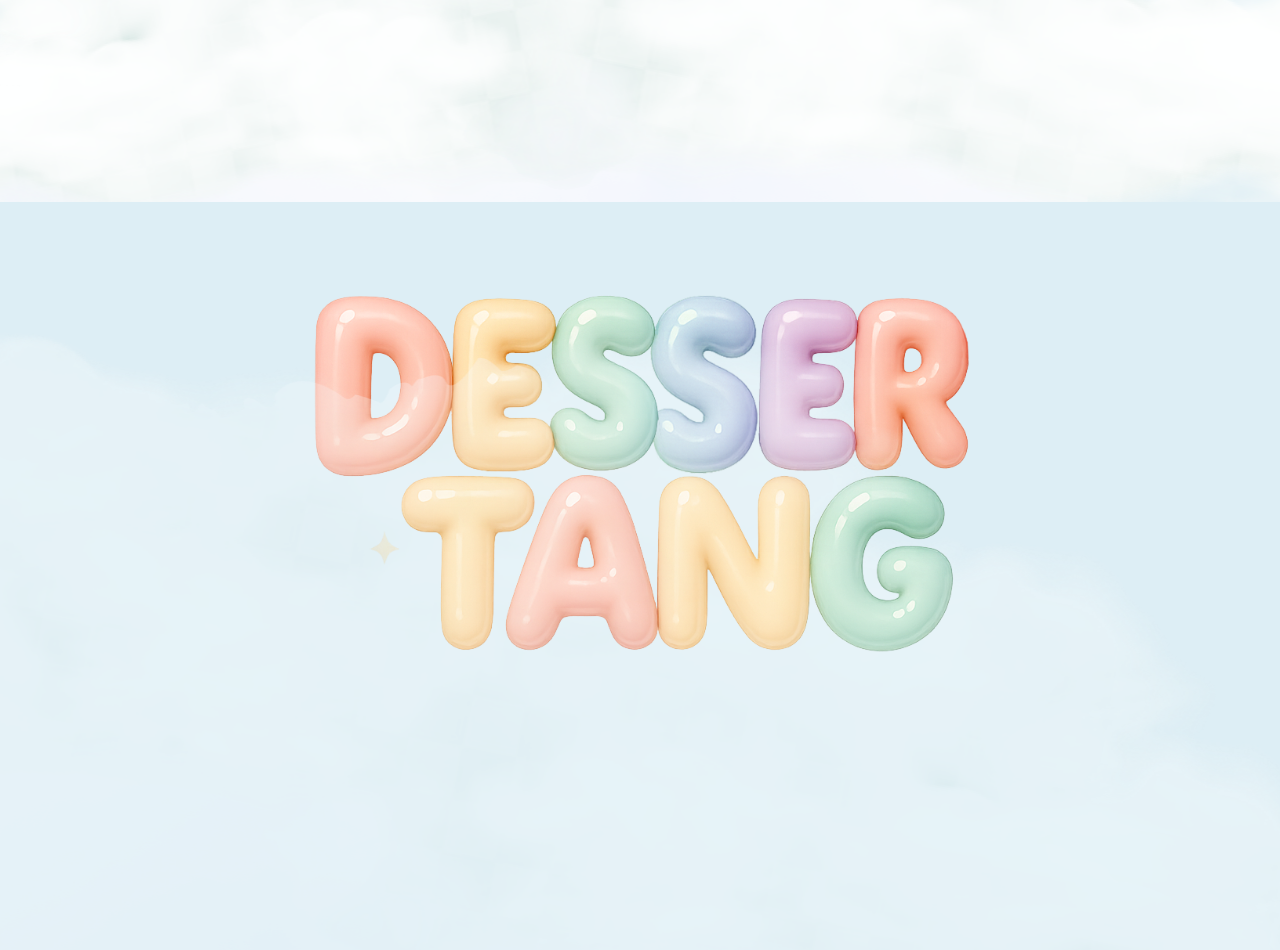
<file: about.html>
<!DOCTYPE html>
<html lang="ko">

<head>
    <meta charset="UTF-8">
    <meta name="viewport" content="width=device-width, initial-scale=1.0">
    <title>Brand</title>

    <link rel="stylesheet" href="./assets/css/reset.css">
    <link rel="stylesheet" href="./assets/css/style.css">
</head>

<body>
    <section class="about">
        <div class="about__bg">
            <div class="cloud cloud__left">
                <img src="./assets/images/cloud-left01.png" alt="구름 왼쪽">
            </div>
            <div class="cloud sub__cloud__left">
                <img src="./assets/images/cloud-left03.png" alt="구름 왼쪽03">
            </div>
            <div class="cloud cloud__right">
                <img src="./assets/images/cloud-left01.png" alt="구름 오른쪽">
            </div>
            <div class="cloud sub__cloud__right">
                <img src="./assets/images/cloud-right03.png" alt="구름 오른쪽03">
            </div>
            <div class="about__bg__balloon__blue">
                <img src="./assets/images/blue-balloon.png" alt="파란 풍선">
            </div>
            <div class="about__bg__balloon__green">
                <img src="./assets/images/green-balloon.png" alt="초록 풍선">
            </div>
        </div>

        <div class="about__logo">
            <img src="./assets/images/logo.png" alt="dessertang" class="logo">
        </div>
    </section>


    <script src="./assets/script/jquery-3.7.1.min.js"></script>
    <script src="./assets/script/script.js"></script>
</body>

</html>
</file>
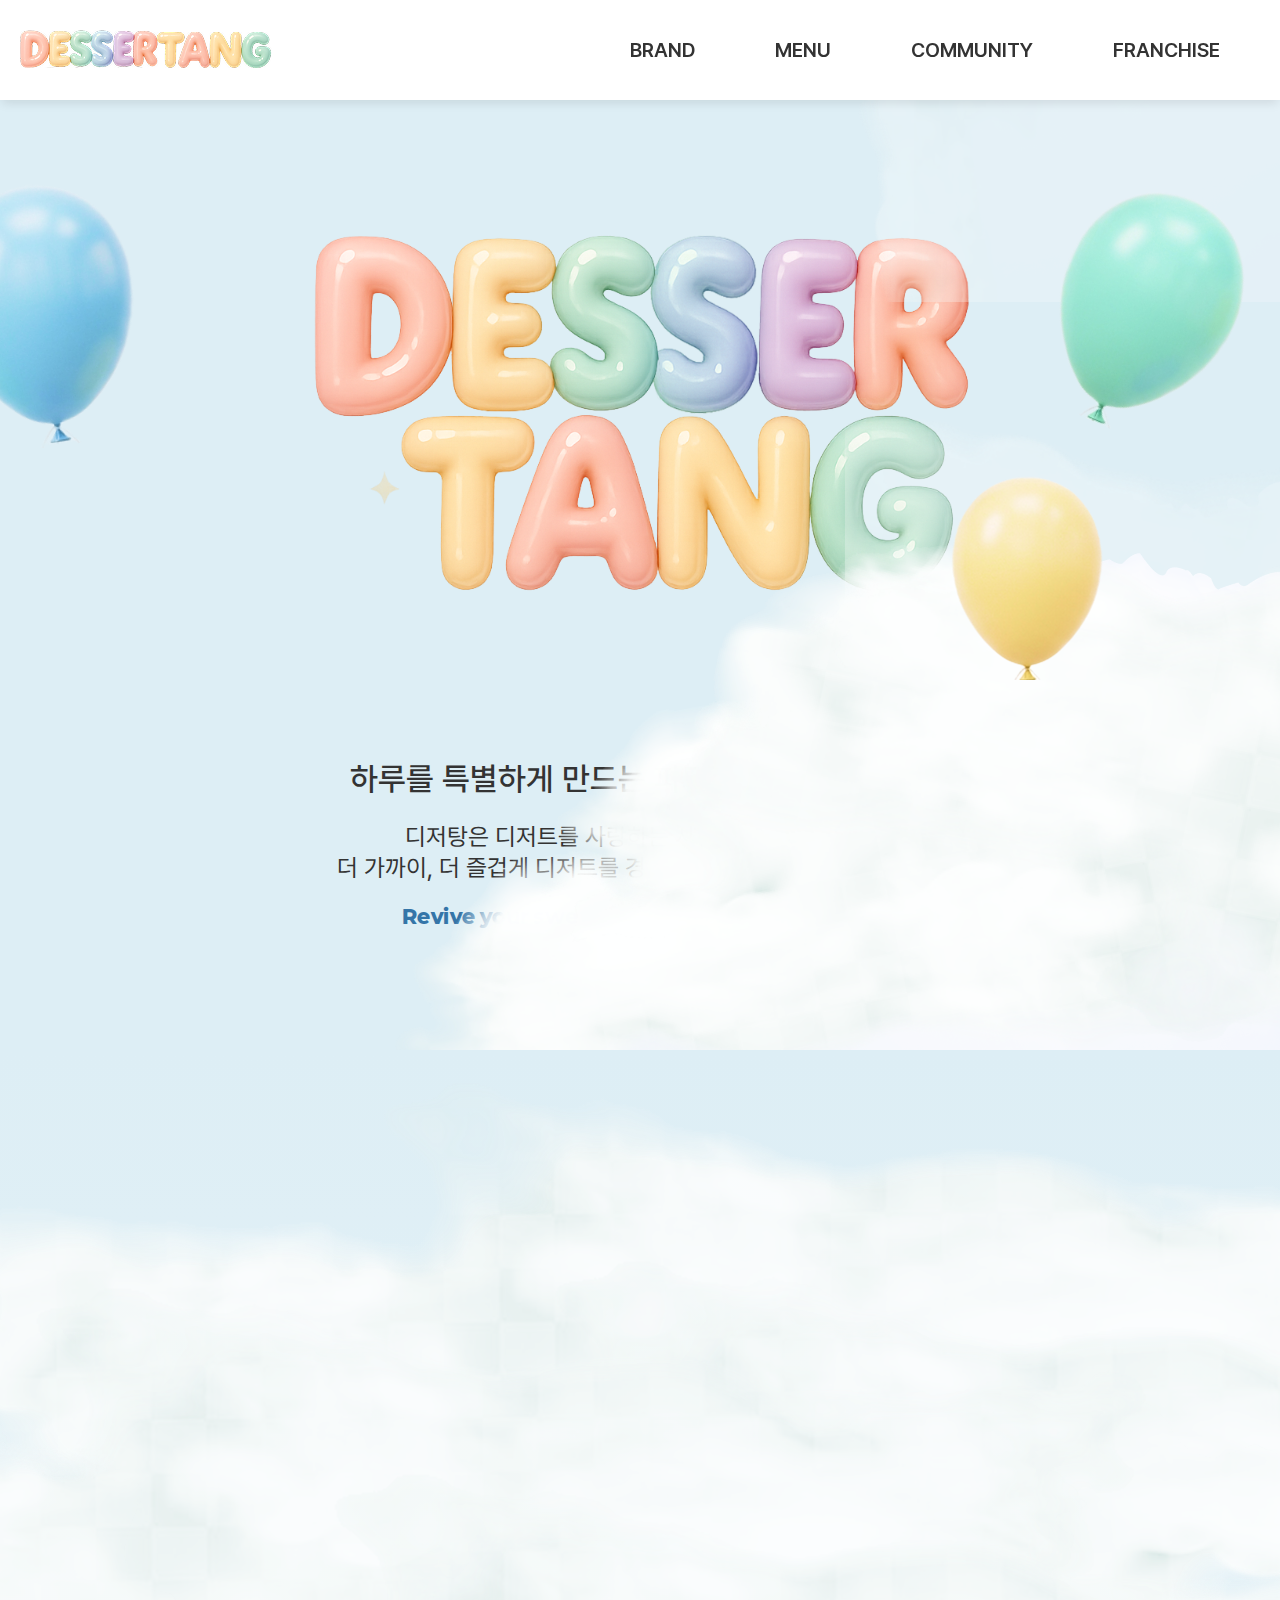
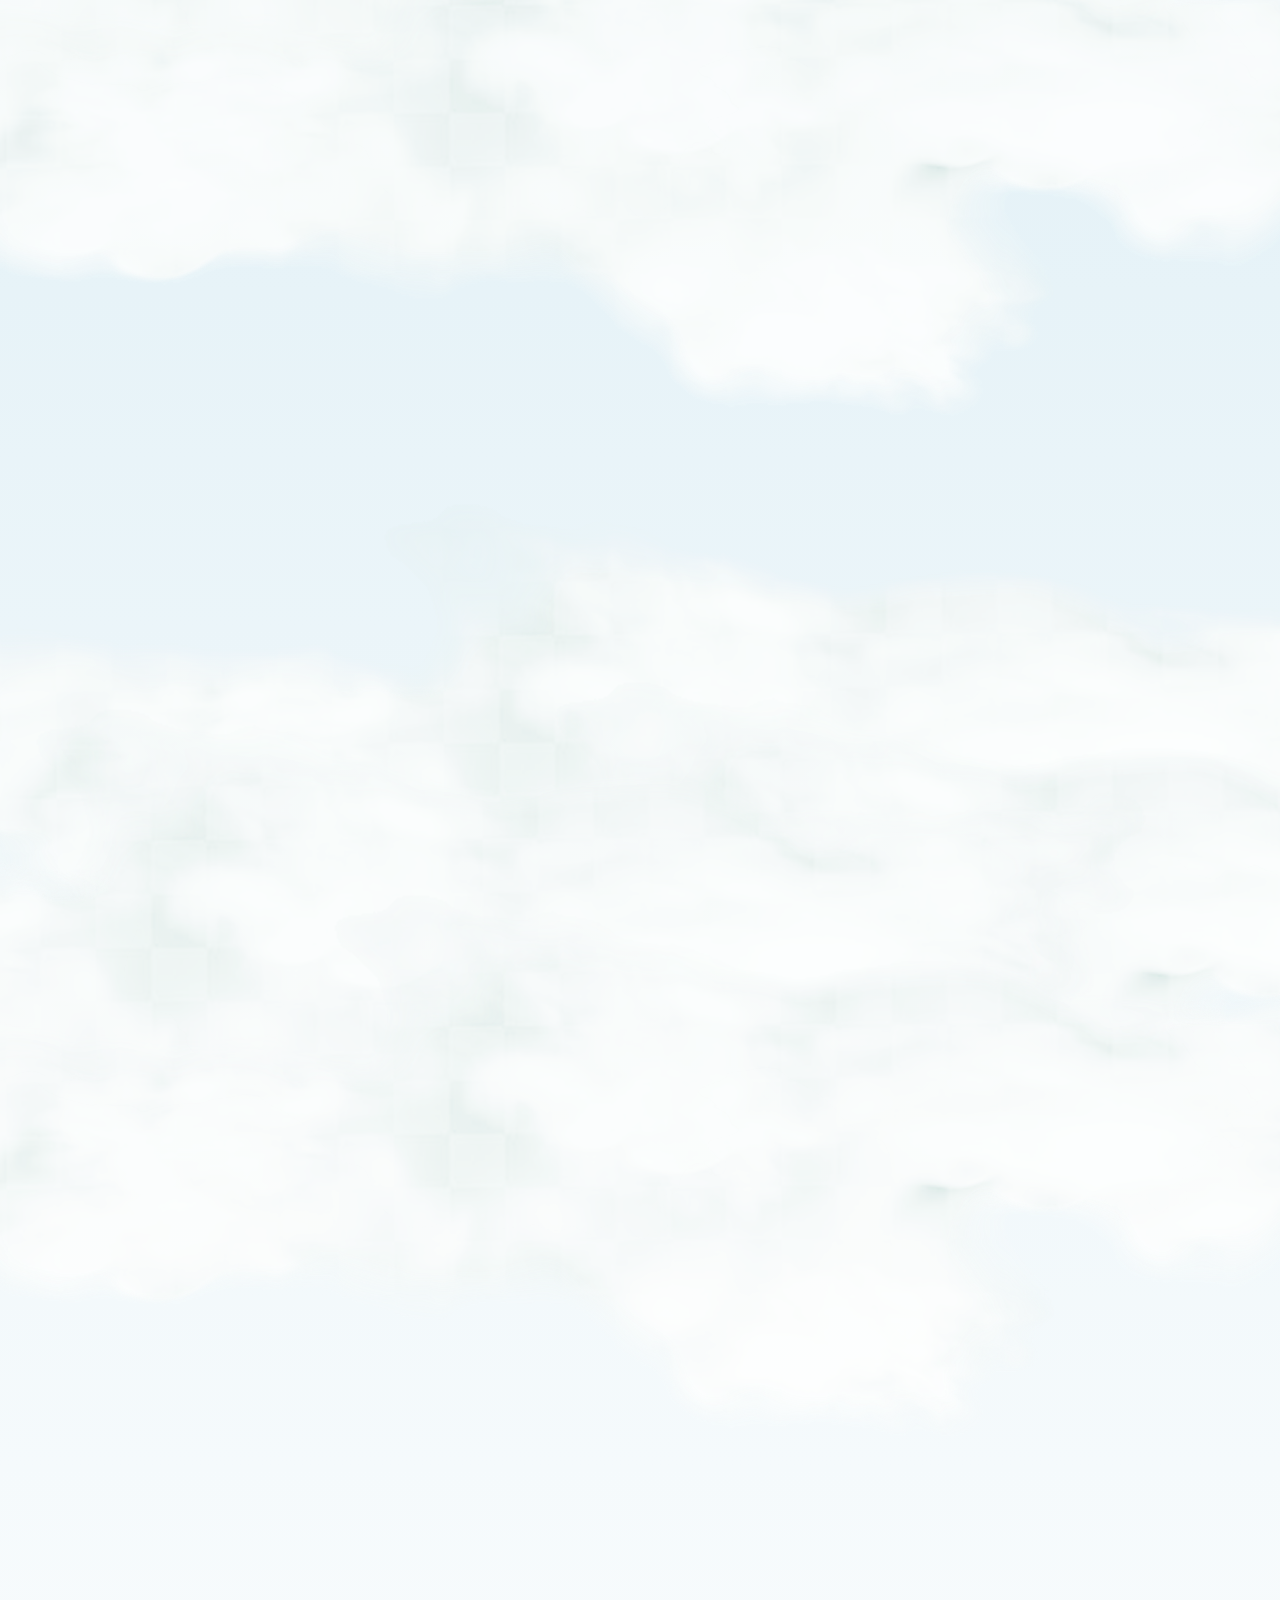
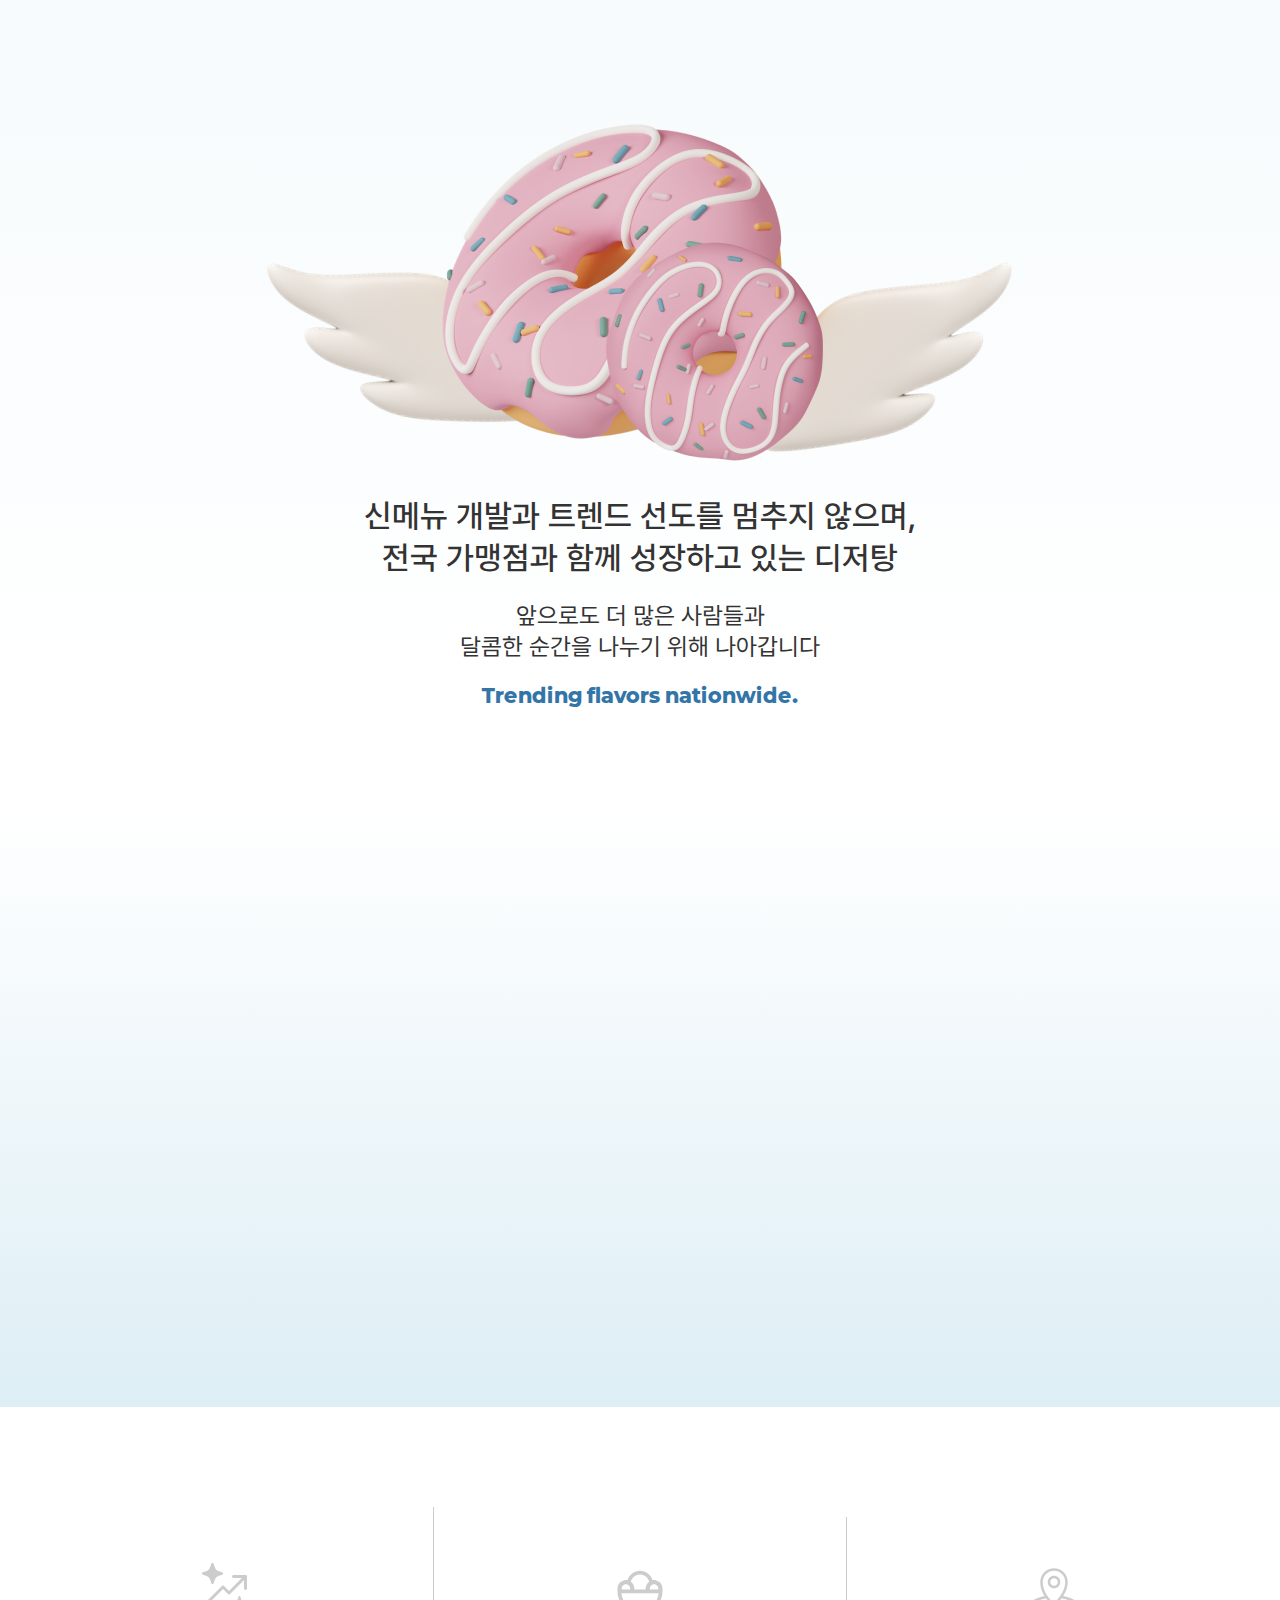
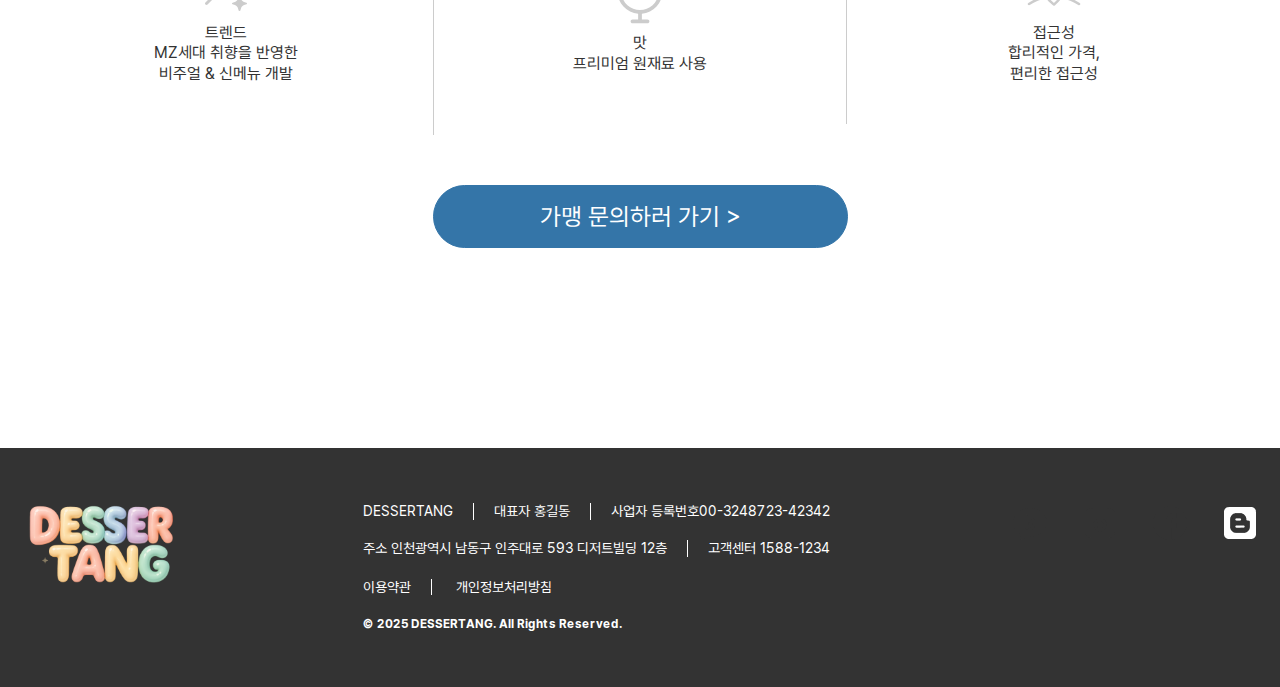
<file: brand.html>
<!DOCTYPE html>
<html lang="ko">

<head>
    <meta charset="UTF-8">
    <meta name="viewport" content="width=device-width, initial-scale=1.0">
    <title>Brand</title>

    <link rel="icon" href="./assets/images/favicon_io/favicon.ico" type="image/x-icon">

    <link rel="icon" type="image/png" sizes="32x32" href="./assets/images/favicon_io/favicon-32x32.png">
    <link rel="icon" type="image/png" sizes="16x16" href="./assets/images/favicon_io/favicon-16x16.png">

    <link rel="apple-touch-icon" sizes="180x180" href="./assets/images/favicon_io/apple-touch-icon.png">

    <link rel="manifest" href="./assets/images/favicon_io/manifest.json">

    <meta property="og:title" content="디저탕 - 달콤한 디저트의 향연" />
    <meta property="og:description" content="당신의 하루를 달콤하게, 디저탕과 함께해요 🍰" />
    <meta property="og:image" content="https://dessertang.netlify.app/assets/images/og-img.jpg" />
    <meta property="og:url" content="https://dessertang.netlify.app/" />
    <meta property="og:type" content="website" />
    <meta property="og:image:width" content="1200" />
    <meta property="og:image:height" content="630" />

    <link rel="stylesheet" href="./assets/css/reset.css">
    <link href="https://unpkg.com/aos@2.3.1/dist/aos.css" rel="stylesheet">
    <link rel="stylesheet" href="./assets/css/style.css">
</head>

<body>
    <header class="header">
        <div class="container">
            <div class="header__wrapper">
                <div class="logo">
                    <a href="index.html">
                        <img src="./assets/images/header-logo.png" alt="디저탕">
                    </a>
                </div>
                <nav class="nav">
                    <ul>
                        <li class="nav__link">
                            <a href="./brand.html">
                                BRAND
                            </a>
                        </li>
                        <li class="nav__link">
                            <a href="./menu.html">
                                MENU
                            </a>
                        </li>
                        <li class="nav__link">
                            <a href="./event.html">
                                COMMUNITY
                            </a>
                            <div class="menu__icon"></div>
                            <div class="sub__menu">
                                <ul>
                                    <li><a href="./event.html">이벤트</a></li>
                                    <li><a href="./contact.html?tab=1">고객문의</a></li>
                                </ul>
                            </div>
                        </li>
                        <li class="nav__link">
                            <a href="./process.html">
                                FRANCHISE
                            </a>
                            <div class="menu__icon"></div>
                            <div class="sub__menu">
                                <ul>
                                    <li>
                                        <a href="./process.html">가맹절차</a>
                                    </li>
                                    <li>
                                        <a href="./costlist.html">가맹 예상 비용</a>
                                    </li>
                                    <li>
                                        <a href="./FAQ.html">FAQ</a>
                                    </li>
                                    <li>
                                        <a href="./contact.html?tab=2">가맹 문의</a>
                                    </li>
                                </ul>
                            </div>
                        </li>
                    </ul>
                </nav>
                <div class="hamburger__menu">
                    <span></span>
                    <span></span>
                    <span></span>
                </div>
            </div>
        </div>
    </header>
    <main>
        <section class="about">
            <div class="about__bg">
                <div class="about__bg__cloud">
                    <div class="about__bg__cloud__left">
                        <img src="./assets/images/cloud-left01.png" alt="구름 왼쪽">
                    </div>
                    <div class="about__bg__cloud__right">
                        <img src="./assets/images/cloud-left01.png" alt="구름 오른쪽">
                    </div>
                    <div class="about__bg__cloud__left__sub">
                        <img src="./assets/images/cloud-left03.png" alt="구름 왼쪽">
                    </div>
                    <div class="about__bg__cloud__right__sub">
                        <img src="./assets/images/cloud-right03.png" alt="구름 오른쪽">
                    </div>
                </div>
                <div class="about__bg__balloon">
                    <div class="about__bg__balloon__blue">
                        <img src="./assets/images/blue-balloon.png" alt="파란 풍선">
                    </div>
                    <div class="about__bg__balloon__green">
                        <img src="./assets/images/green-balloon.png" alt="초록 풍선">
                    </div>
                    <div class="about__bg__balloon__yellow">
                        <img src="./assets/images/yellow-balloon.png" alt="노랑 풍선">
                    </div>
                </div>
            </div>
            <div class="about__logo">
                <img src="./assets/images/logo.png" alt="dessertang" class="logo">
            </div>
            <div class="about__text">
                <h2>하루를 특별하게 만드는 파티 같은 디저트 카페</h2>
                <p>디저탕은 디저트를 사랑하는 사람들이 일상 속에서 <br> 더 가까이, 더 즐겁게 디저트를 경험할 수 있도록 <br class="none__br"> 시작되었습니다.</p>
                <span>Revive your sweetness and joyful moments</span>
            </div>
        </section>

        <section class="innovation">
            <div class="innovation__bg">
                <div class="innovation__bg__cloud__left">
                    <img src="./assets/images/cloud-top.png" alt="구름 위쪽">
                </div>
                <div class="innovation__bg__cloud__right">
                    <img src="./assets/images/cloud-top.png" alt="구름 위쪽">
                </div>
            </div>
            <div class="innovation__img">
                <img src="./assets/images/about-donut.png" alt="브랜드 도넛">
            </div>
            <div class="about__text innovation__text">
                <h2>신메뉴 개발과 트렌드 선도를 멈추지 않으며, <br>
                    전국 가맹점과 함께 성장하고 있는 디저탕 </h2>
                <p>앞으로도 더 많은 사람들과 <br>
                    달콤한 순간을 나누기 위해 나아갑니다</p>
                <span>Trending flavors nationwide.</span>
            </div>
        </section>

        <section class="story section">
            <div class="story__wrap container">
                <div class="story__wrap__card story__wrap__card01" data-aos="zoom-in-right" data-aos-delay="500"
                    data-aos-duration="1000" data-aos-offset="200">
                    <div class="story__wrap__card__overlay__full"></div>
                    <div class="story__wrap__card__text">
                        <div class="story__wrap__card__text__inner">
                            <div class="story__wrap__card__text__inner__front">
                                <div class="story__wrap__card__text__inner__front__top">
                                    <span>
                                        DESSERTANG STORY
                                    </span>
                                    <p>
                                        01
                                    </p>
                                </div>
                                <div class="story__wrap__card__text__inner__front__bottom">
                                    <div class="overlay__blur"></div>
                                    <div class="story__wrap__card__text__inner__front__bottom__content">
                                        <h3>
                                            디저탕의 이야기
                                        </h3>
                                    </div>
                                    <div class="story__wrap__card__text__inner__front__bottom__key">
                                        <span>
                                            DESSERTANG STORY
                                        </span>
                                        <span>
                                            SOON
                                        </span>
                                    </div>
                                </div>
                            </div>
                            <div class="story__wrap__card__text__inner__back">
                                <div class="story__wrap__card__text__inner__back__desc">
                                    <p> 디저탕은 작은 아이디어에서 시작해 <br>
                                        달콤한 경험을 전하는
                                        브랜드로 <br> 성장했습니다.<br>
                                        하나의 작은 아이디어가 <br>
                                        달콤한 경험으로 피어났습니다. <br>
                                        디저탕은 단순한 디저트를 넘어, <br>
                                        행복한 순간을 선물하는 브랜드입니다.<br>
                                        오늘도 당신의 하루를 더 달콤하게 <br>
                                        만들기위해 노력하고 있습니다.</p>
                                </div>
                            </div>
                        </div>
                    </div>
                </div>
                <div class="story__wrap__card story__wrap__card02" data-aos="fade-up-left" data-aos-delay="500"
                    data-aos-offset="200">
                    <div class="story__wrap__card__overlay__full"></div>
                    <div class="story__wrap__card__text">
                        <div class="story__wrap__card__text__inner">
                            <div class="story__wrap__card__text__inner__front">
                                <div class="story__wrap__card__text__inner__front__top">
                                    <span>
                                        DESSERTANG STORY
                                    </span>
                                    <p>
                                        02
                                    </p>
                                </div>
                                <div class="story__wrap__card__text__inner__front__bottom">
                                    <div class="overlay__blur"></div>
                                    <div class="story__wrap__card__text__inner__front__bottom__content">
                                        <h3>
                                            디저탕만의 특별한 메뉴
                                        </h3>
                                    </div>
                                    <div class="story__wrap__card__text__inner__front__bottom__key">
                                        <span>
                                            DESSERTANG STORY
                                        </span>
                                        <span>
                                            SOON
                                        </span>
                                    </div>
                                </div>
                            </div>
                            <div class="story__wrap__card__text__inner__back">
                                <div class="story__wrap__card__text__inner__back__desc">
                                    <p> 트렌드와 맛을 모두 담은 <br>
                                        디저탕만의 특별한 메뉴를 만나보세요. <br>
                                        계절마다 새로운 트렌드를 담았습니다.</p>
                                </div>
                            </div>
                        </div>
                    </div>
                </div>
                <div class="story__wrap__card story__wrap__card03" data-aos="fade-up-left" data-aos-delay="500"
                    data-aos-offset="200">
                    <div class="story__wrap__card__overlay__full"></div>
                    <div class="story__wrap__card__text">
                        <div class="story__wrap__card__text__inner">
                            <div class="story__wrap__card__text__inner__front">
                                <div class="story__wrap__card__text__inner__front__top">
                                    <span>
                                        DESSERTANG STORY
                                    </span>
                                    <p>
                                        03
                                    </p>
                                </div>
                                <div class="story__wrap__card__text__inner__front__bottom">
                                    <div class="overlay__blur"></div>
                                    <div class="story__wrap__card__text__inner__front__bottom__content">
                                        <h3>
                                            디저탕의 경쟁력
                                        </h3>
                                    </div>
                                    <div class="story__wrap__card__text__inner__front__bottom__key">
                                        <span>
                                            DESSERTANG STORY
                                        </span>
                                        <span>
                                            SOON
                                        </span>
                                    </div>
                                </div>
                            </div>
                            <div class="story__wrap__card__text__inner__back">

                                <div class="story__wrap__card__text__inner__back__desc">
                                    <p>효율적 운영으로 <br>
                                        점주와 고객 모두<br>
                                        만족하는 디저탕의 경쟁력! <br>
                                        맛 뿐만 아니라 <br>
                                        효율을 함께 생각합니다.</p>
                                </div>

                            </div>
                        </div>
                    </div>
                </div>
            </div>
        </section>

        <section class="identity section section__bottom">
            <div class="identity__wrap container">
                <div class="identity__wrap__card">
                    <div class="identity__wrap__card01">
                        <div class="identity__wrap__card__icon">


                            <svg width="60" height="60" viewBox="0 0 60 60" fill="none"
                                xmlns="http://www.w3.org/2000/svg">
                                <path
                                    d="M17.6341 6.84599L18.6781 10.059C19.0019 11.0363 19.5498 11.9242 20.278 12.6519C21.0062 13.3797 21.8946 13.9269 22.8721 14.25L26.0881 15.294L26.1541 15.312C26.4019 15.3992 26.6165 15.5612 26.7684 15.7756C26.9202 15.99 27.0017 16.2463 27.0017 16.509C27.0017 16.7717 26.9202 17.0279 26.7684 17.2424C26.6165 17.4568 26.4019 17.6188 26.1541 17.706L22.9381 18.75C21.96 19.0727 21.0711 19.6197 20.3423 20.3475C19.6135 21.0752 19.0652 21.9634 18.7411 22.941L17.7001 26.151C17.6129 26.3988 17.4509 26.6134 17.2365 26.7653C17.0221 26.9171 16.7658 26.9986 16.5031 26.9986C16.2404 26.9986 15.9841 26.9171 15.7697 26.7653C15.5553 26.6134 15.3933 26.3988 15.3061 26.151L14.2621 22.941C13.9404 21.9601 13.3932 21.0683 12.6642 20.3373C11.9353 19.6063 11.0451 19.0565 10.0651 18.732L6.8491 17.688C6.60128 17.6008 6.38666 17.4388 6.23483 17.2244C6.083 17.0099 6.00146 16.7537 6.00146 16.491C6.00146 16.2283 6.083 15.972 6.23483 15.7576C6.38666 15.5432 6.60128 15.3812 6.8491 15.294L10.0651 14.25C11.0309 13.9186 11.9067 13.3676 12.6235 12.6404C13.3404 11.9131 13.8787 11.0295 14.1961 10.059L15.2401 6.84899C15.3267 6.60013 15.4886 6.38441 15.7034 6.23175C15.9181 6.07909 16.1751 5.99707 16.4386 5.99707C16.7021 5.99707 16.959 6.07909 17.1738 6.23175C17.3886 6.38441 17.5505 6.60013 17.6371 6.84899M51.0001 19.5C51.0001 19.1022 50.8421 18.7206 50.5608 18.4393C50.2795 18.158 49.8979 18 49.5001 18H37.5001C37.1023 18 36.7207 18.158 36.4394 18.4393C36.1581 18.7206 36.0001 19.1022 36.0001 19.5C36.0001 19.8978 36.1581 20.2793 36.4394 20.5606C36.7207 20.842 37.1023 21 37.5001 21H45.8791L33.0001 33.879L28.0621 28.938C27.9228 28.7983 27.7572 28.6875 27.575 28.6119C27.3928 28.5362 27.1974 28.4973 27.0001 28.4973C26.8028 28.4973 26.6074 28.5362 26.4252 28.6119C26.243 28.6875 26.0774 28.7983 25.9381 28.938L9.4381 45.438C9.15644 45.7196 8.9982 46.1017 8.9982 46.5C8.9982 46.8983 9.15644 47.2803 9.4381 47.562C9.71976 47.8436 10.1018 48.0019 10.5001 48.0019C10.8984 48.0019 11.2804 47.8436 11.5621 47.562L27.0001 32.121L31.9381 37.059C32.2194 37.3402 32.6009 37.4982 32.9986 37.4982C33.3963 37.4982 33.7778 37.3402 34.0591 37.059L48.0001 23.124V31.5C48.0001 31.8978 48.1581 32.2793 48.4394 32.5606C48.7207 32.842 49.1023 33 49.5001 33C49.8979 33 50.2795 32.842 50.5608 32.5606C50.8421 32.2793 51.0001 31.8978 51.0001 31.5V19.5ZM48.0511 44.895L50.3491 45.639L50.3941 45.651C50.5264 45.6977 50.6461 45.7744 50.7439 45.8751C50.8416 45.9758 50.9147 46.0978 50.9574 46.2314C51.0001 46.3651 51.0113 46.5069 50.9901 46.6456C50.9689 46.7843 50.9158 46.9162 50.8351 47.031C50.7262 47.1844 50.572 47.2998 50.3941 47.361L48.0991 48.105C47.4007 48.3373 46.766 48.7291 46.2453 49.2493C45.7245 49.7695 45.3321 50.4038 45.0991 51.102L44.3551 53.394C44.293 53.5712 44.1773 53.7247 44.0242 53.8333C43.871 53.942 43.6879 54.0003 43.5001 54.0003C43.3123 54.0003 43.1292 53.942 42.976 53.8333C42.8228 53.7247 42.7072 53.5712 42.6451 53.394L41.8981 51.102C41.6666 50.4025 41.2751 49.7666 40.7549 49.2448C40.2346 48.7229 39.5999 48.3296 38.9011 48.096L36.6061 47.349C36.474 47.3019 36.3546 47.225 36.2572 47.1241C36.1598 47.0233 36.0871 46.9013 36.0447 46.7677C36.0023 46.634 35.9913 46.4924 36.0127 46.3539C36.0342 46.2153 36.0873 46.0836 36.1681 45.969C36.2762 45.8161 36.4293 45.7007 36.6061 45.639L38.9011 44.895C39.5903 44.6567 40.2152 44.2625 40.7272 43.7432C41.2392 43.2239 41.6245 42.5935 41.8531 41.901L42.6001 39.606C42.6622 39.4288 42.7778 39.2753 42.931 39.1666C43.0842 39.058 43.2673 38.9997 43.4551 38.9997C43.6429 38.9997 43.826 39.058 43.9792 39.1666C44.1323 39.2753 44.248 39.4288 44.3101 39.606L45.0571 41.901C45.2899 42.598 45.6816 43.2313 46.2012 43.7509C46.7208 44.2705 47.3541 44.6622 48.0511 44.895Z"
                                    fill="#CCCCCC" />
                            </svg>

                        </div>
                        <div class="identity__wrap__card__text">
                            <h3>트렌드</h3>
                            <p>MZ세대 취향을 반영한 <br>비주얼 & 신메뉴 개발</p>
                        </div>
                    </div>
                    <div class="identity__wrap__card02">
                        <div class="identity__wrap__card__icon">



                            <svg width="60" height="60" viewBox="0 0 60 60" fill="none"
                                xmlns="http://www.w3.org/2000/svg">
                                <path
                                    d="M7.5 24.3749V21.5624C7.4999 20.3321 7.76886 19.1167 8.28802 18.0013C8.80718 16.8859 9.56398 15.8975 10.5054 15.1054C11.4468 14.3134 12.5501 13.7367 13.7378 13.416C14.9256 13.0952 16.1691 13.0381 17.3813 13.2487C18.1702 10.5115 19.8278 8.10512 22.1039 6.39237C24.3801 4.67963 27.1514 3.75342 30 3.75342C32.8486 3.75342 35.6199 4.67963 37.8961 6.39237C40.1722 8.10512 41.8298 10.5115 42.6187 13.2487C43.8309 13.0381 45.0744 13.0952 46.2622 13.416C47.4499 13.7367 48.5532 14.3134 49.4946 15.1054C50.436 15.8975 51.1928 16.8859 51.712 18.0013C52.2311 19.1167 52.5001 20.3321 52.5 21.5624V24.3749C52.5008 30.0183 50.3809 35.4559 46.5607 39.6095C42.7404 43.7632 37.4987 46.3296 31.875 46.7999V52.4999H28.125V46.7999C22.5013 46.3296 17.2596 43.7632 13.4393 39.6095C9.61908 35.4559 7.49918 30.0183 7.5 24.3749ZM24.3225 22.4962H35.6775C35.5108 21.0103 35.7425 19.5068 36.3488 18.14C36.9551 16.7732 37.9141 15.5924 39.1275 14.7187C38.6418 12.6628 37.4763 10.8311 35.8197 9.52022C34.1631 8.20939 32.1125 7.49622 30 7.49622C27.8875 7.49622 25.8369 8.20939 24.1803 9.52022C22.5237 10.8311 21.3582 12.6628 20.8725 14.7187C22.0865 15.5927 23.0459 16.7741 23.6522 18.1416C24.2585 19.5091 24.4899 21.0134 24.3225 22.4999V22.4962ZM20.0513 22.4962C20.1903 21.8788 20.1887 21.2382 20.0466 20.6216C19.9045 20.0049 19.6255 19.4282 19.2302 18.934C18.835 18.4399 18.3337 18.041 17.7634 17.7668C17.1931 17.4927 16.5684 17.3503 15.9356 17.3503C15.3028 17.3503 14.6782 17.4927 14.1079 17.7668C13.5376 18.041 13.0362 18.4399 12.641 18.934C12.2458 19.4282 11.9668 20.0049 11.8247 20.6216C11.6825 21.2382 11.6809 21.8788 11.82 22.4962H20.0513ZM39.9487 22.4962H48.1763C48.3153 21.8788 48.3137 21.2382 48.1716 20.6216C48.0295 20.0049 47.7505 19.4282 47.3552 18.934C46.96 18.4399 46.4587 18.041 45.8884 17.7668C45.3181 17.4927 44.6934 17.3503 44.0606 17.3503C43.4279 17.3503 42.8032 17.4927 42.2329 17.7668C41.6626 18.041 41.1612 18.4399 40.766 18.934C40.3708 19.4282 40.0918 20.0049 39.9497 20.6216C39.8075 21.2382 39.8059 21.8788 39.945 22.4962H39.9487ZM30 43.1249C34.6488 43.1249 39.1319 41.3978 42.5792 38.279C46.0265 35.1601 48.1923 30.8718 48.6562 26.2462H11.3438C11.8077 30.8718 13.9735 35.1601 17.4208 38.279C20.8681 41.3978 25.3512 43.1249 30 43.1249ZM22.5 52.5037H37.5C37.9973 52.5037 38.4742 52.7012 38.8258 53.0528C39.1775 53.4045 39.375 53.8814 39.375 54.3787C39.375 54.8759 39.1775 55.3528 38.8258 55.7045C38.4742 56.0561 37.9973 56.2537 37.5 56.2537H22.5C22.0027 56.2537 21.5258 56.0561 21.1742 55.7045C20.8225 55.3528 20.625 54.8759 20.625 54.3787C20.625 53.8814 20.8225 53.4045 21.1742 53.0528C21.5258 52.7012 22.0027 52.5037 22.5 52.5037Z"
                                    fill="#CCCCCC" />
                            </svg>


                        </div>
                        <div class="identity__wrap__card__text">
                            <h3>맛</h3>
                            <p>프리미엄 원재료 사용</p>
                        </div>
                    </div>
                    <div class="identity__wrap__card03">
                        <div class="identity__wrap__card__icon">

                            <svg width="60" height="60" viewBox="0 0 60 60" fill="none"
                                xmlns="http://www.w3.org/2000/svg">
                                <path fill-rule="evenodd" clip-rule="evenodd"
                                    d="M23.7325 39.7926C23.7875 40.1194 23.7104 40.4548 23.5182 40.7248C23.326 40.9949 23.0344 41.1775 22.7075 41.2326C16.6212 42.2544 10.8219 44.5596 5.69502 47.9951C5.55869 48.0898 5.40487 48.1563 5.24254 48.1909C5.0802 48.2256 4.9126 48.2275 4.74951 48.1966C4.58642 48.1658 4.43111 48.1027 4.29264 48.0112C4.15418 47.9197 4.03533 47.8015 3.94303 47.6635C3.85073 47.5256 3.78682 47.3706 3.75505 47.2077C3.72328 47.0448 3.72427 46.8772 3.75796 46.7147C3.79166 46.5521 3.85739 46.3979 3.95131 46.2611C4.04524 46.1242 4.16548 46.0075 4.30502 45.9176C9.72587 42.2854 15.8574 39.8481 22.2925 38.7676C22.6194 38.7126 22.9547 38.7897 23.2248 38.9819C23.4948 39.1741 23.6774 39.4657 23.7325 39.7926ZM36.2675 39.7926C36.3226 39.4657 36.5052 39.1741 36.7753 38.9819C37.0453 38.7897 37.3806 38.7126 37.7075 38.7676C44.1426 39.8481 50.2742 42.2854 55.695 45.9176C55.8393 46.0052 55.9643 46.1212 56.0626 46.2585C56.1608 46.3958 56.2302 46.5515 56.2666 46.7164C56.303 46.8812 56.3057 47.0517 56.2744 47.2176C56.2431 47.3835 56.1785 47.5413 56.0846 47.6816C55.9906 47.8218 55.8692 47.9416 55.7277 48.0337C55.5862 48.1257 55.4275 48.1882 55.2612 48.2172C55.0949 48.2463 54.9245 48.2414 54.7601 48.2028C54.5958 48.1641 54.441 48.0926 54.305 47.9926C49.1779 44.558 43.3787 42.2536 37.2925 41.2326C36.9657 41.1775 36.6741 40.9949 36.4818 40.7248C36.2896 40.4548 36.2125 40.1194 36.2675 39.7926Z"
                                    fill="#CCCCCC" />
                                <path fill-rule="evenodd" clip-rule="evenodd"
                                    d="M16.25 25C16.25 21.3533 17.6987 17.8559 20.2773 15.2773C22.8559 12.6987 26.3533 11.25 30 11.25C33.6467 11.25 37.1441 12.6987 39.7227 15.2773C42.3013 17.8559 43.75 21.3533 43.75 25C43.75 31.6525 40.435 37.5475 37.24 41.7C35.4812 43.9761 33.5116 46.0813 31.3575 47.9875L30.8275 48.4375L30.795 48.465L30.785 48.4725H30.7825L30 47.5L29.2825 48.525L29.2775 48.52L29.2675 48.5125L29.235 48.49L29.1175 48.405L28.695 48.0825C28.1914 47.6879 27.6995 47.2786 27.22 46.855C25.6071 45.4296 24.12 43.868 22.775 42.1875C19.55 38.1575 16.25 32.2625 16.25 25ZM30 47.5L29.2825 48.525C29.5042 48.6802 29.7703 48.7592 30.0408 48.7502C30.3113 48.7412 30.5716 48.6421 30.7825 48.4725L30 47.5ZM29.955 45.8925C31.8919 44.1503 33.6675 42.2367 35.26 40.175C38.315 36.2025 41.25 30.85 41.25 25C41.25 22.0163 40.0647 19.1548 37.955 17.045C35.8452 14.9353 32.9837 13.75 30 13.75C27.0163 13.75 24.1548 14.9353 22.045 17.045C19.9353 19.1548 18.75 22.0163 18.75 25C18.75 31.4875 21.7 36.8425 24.725 40.625C26.2767 42.5613 28.0299 44.327 29.955 45.8925ZM30 21.25C29.0054 21.25 28.0516 21.6451 27.3483 22.3483C26.6451 23.0516 26.25 24.0054 26.25 25C26.25 25.9946 26.6451 26.9484 27.3483 27.6517C28.0516 28.3549 29.0054 28.75 30 28.75C30.9946 28.75 31.9484 28.3549 32.6517 27.6517C33.3549 26.9484 33.75 25.9946 33.75 25C33.75 24.0054 33.3549 23.0516 32.6517 22.3483C31.9484 21.6451 30.9946 21.25 30 21.25ZM23.75 25C23.75 23.3424 24.4085 21.7527 25.5806 20.5806C26.7527 19.4085 28.3424 18.75 30 18.75C31.6576 18.75 33.2473 19.4085 34.4194 20.5806C35.5915 21.7527 36.25 23.3424 36.25 25C36.25 26.6576 35.5915 28.2473 34.4194 29.4194C33.2473 30.5915 31.6576 31.25 30 31.25C28.3424 31.25 26.7527 30.5915 25.5806 29.4194C24.4085 28.2473 23.75 26.6576 23.75 25Z"
                                    fill="#CCCCCC" />
                            </svg>

                        </div>
                        <div class="identity__wrap__card__text">
                            <h3>접근성</h3>
                            <p>합리적인 가격, <br> 편리한 접근성</p>
                        </div>
                    </div>
                </div>
                <button class="btn"><a href="./contact.html?tab=2">가맹 문의하러 가기 > </a></button>
            </div>
        </section>
    </main>

    <footer class="footer">
        <div class="footer__inner container">
            <div class="footer__logo">
                <a href="./index.html">
                    <img src="./assets/images/logo.png" alt="디저탕">
                </a>
            </div>

            <div class="footer__center">
                <div class="footer__center__info">
                    <p>DESSERTANG</p>
                    <p>대표자 홍길동</p>
                    <p>사업자 등록번호00-3248723-42342</p>
                </div>
                <div class="footer__center__address">
                    <p>
                        주소 인천광역시 남동구 인주대로 593 디저트빌딩 12층
                    </p>
                    <p>고객센터 1588-1234</p>
                </div>
                <div class="footer__center__privacy">
                    <a href="#" class="open__terms">이용약관</a>
                    <a href="#" class="open__privacy">개인정보처리방침</a>

                </div>
                <div class="footer__center__copyright">
                    <p>
                        © 2025 DESSERTANG. All Rights Reserved.
                    </p>
                </div>
            </div>

            <div class="footer__right">
                <ul class="footer__sns">
                    <li>
                        <a href="https://www.kakaocorp.com/page/" class="footer__sns__link">
                            <img src="./assets/images/footer-kakao.png" alt="카카오톡">
                        </a>
                    </li>
                    <li>
                        <a href="https://www.instagram.com/" class="footer__sns__link">
                            <img src="./assets/images/footer-insta.png" alt="인스타그램">
                        </a>
                    </li>
                    <li>
                        <a href="https://www.facebook.com/?locale=ko_KR" class="footer__sns__link">
                            <img src="./assets/images/footer-facebook.png" alt="페이스북">
                        </a>
                    </li>
                    <li>
                        <a href="https://section.blog.naver.com/BlogHome.naver?directoryNo=0&currentPage=1&groupId=0"
                            class="footer__sns__link">
                            <img src="./assets/images/footer-blog.png" alt="블로그">
                        </a>
                    </li>

                </ul>
            </div>
        </div>
    </footer>
    <div class="modal">
        <div class="modal__terms">
            <div class="modal__content">
                <button class="close__btn close__terms">
                    <img src="./assets/images/hamburger-close-btn.png" alt="닫기 버튼">
                </button>
                <h2>이용약관</h2>
                <div class="modal__scroll">
                    <p>
                        제1조(목적)<br>
                        이 약관은 [사업자 명을 입력해주세요!] (이하 “회사”라 한다)가 운영하는 [서비스명을 입력해주세요!](이하 “서비스”이라 한다)에서 제공하는 인터넷 관련 서비스를
                        이용함에 있어 서비스와 이용자의 권리, 의무 및 책임사항을 규정함을 목적으로 합니다.<br>
                        ※「PC통신, 무선 등을 이용하는 전자상거래에 대해서도 그 성질에 반하지 않는 한 이 약관을 준용합니다.」<br><br>

                        제2조(정의)<br>
                        ① “서비스”란 “회사”가 재화 또는 용역(이하 “재화 등”이라 함)을 이용자에게 제공하기 위하여 컴퓨터 등 정보통신설비를 이용하여 재화 등을 거래할 수 있도록 설정한
                        가상의 영업장을 말하며, 아울러 서비스를 운영하는 사업자의 의미로도 사용합니다.<br>
                        ② “이용자”란 “서비스”에 접속하여 이 약관에 따라 “서비스”이 제공하는 서비스를 받는 회원 및 비회원을 말합니다.<br>
                        ③ “회원”이라 함은 “서비스”에 회원등록을 한 자로서, 계속적으로 “서비스”이 제공하는 서비스를 이용할 수 있는 자를 말합니다.<br>
                        ④ “비회원”이라 함은 회원에 가입하지 않고 “서비스”이 제공하는 서비스를 이용하는 자를 말합니다.<br>
                        ⑤ “콘텐츠”라 함은 회사가 제공하는 서비스와 관련되어 게시한 내용물 일체를 의미합니다.<br>
                        ⑥ “유료서비스”라 함은 “회사”가 유료로 제공하는 콘텐츠, 상품 및 제반 서비스를 의미합니다.<br><br>

                        제3조(약관 등의 명시와 설명 및 개정)<br>
                        ① “서비스”는 이 약관의 내용과 상호 및 대표자 성명, 영업소 소재지 주소(소비자의 불만을 처리할 수 있는 곳의 주소를 포함), 전화번호.모사전송번호.전자우편주소,
                        사업자등록번호, 통신판매업 신고번호, 개인정보보호책임자 등을 이용자가 쉽게 알 수 있도록 “서비스”의 초기 서비스화면(전면)에 게시합니다. 다만, 약관의 내용은 이용자가
                        연결화면을 통하여 볼 수 있도록 할 수 있습니다.<br>
                        ② “서비스”는 이용자가 약관에 동의하기에 앞서 약관에 정하여져 있는 내용 중 청약철회.배송책임.환불조건 등과 같은 중요한 내용을 이용자가 이해할 수 있도록 별도의 연결화면
                        또는 팝업화면 등을 제공하여 이용자의 확인을 구하여야 합니다.<br>
                        ③ “서비스”는 관련 법을 위배하지 않는 범위에서 이 약관을 개정할 수 있습니다.<br>
                        ④ “서비스”가 약관을 개정할 경우에는 적용일자 및 개정사유를 명시하여 현행약관과 함께 서비스의 초기화면에 그 적용일자 7일 이전부터 적용일자 전일까지 공지합니다. 다만,
                        이용자에게 불리하게 약관내용을 변경하는 경우에는 최소한 30일 이상의 사전 유예기간을 두고 공지합니다. 이 경우 “서비스”는 개정 전 내용과 개정 후 내용을 명확하게
                        비교하여 이용자가 알기 쉽도록 표시합니다.<br>
                        ⑤ “서비스”가 약관을 개정할 경우에는 그 개정약관은 그 적용일자 이후에 체결되는 계약에만 적용되고 그 이전에 이미 체결된 계약에 대해서는 개정 전의 약관조항이 그대로
                        적용됩니다. 다만 이미 계약을 체결한 이용자가 개정약관 조항의 적용을 받기를 원하는 뜻을 제3항에 의한 개정약관의 공지기간 내에 “서비스”에 송신하여 “서비스”의 동의를
                        받은 경우에는 개정약관 조항이 적용됩니다.<br>
                        ⑥ 이 약관에서 정하지 아니한 사항과 이 약관의 해석에 관하여는 관련 법령 또는 상관례에 따릅니다.<br><br>

                        제4조(서비스의 제공 및 변경)<br>
                        ① “서비스”는 다음과 같은 업무를 수행합니다.<br>
                        1. 재화 또는 용역, 콘텐츠에 대한 정보 제공 및 구매계약의 체결<br>
                        2. 구매계약이 체결된 재화 또는 용역의 배송 및 제공<br>
                        3. 기타 “서비스”가 정하는 업무<br>
                        ② “서비스”는 재화 또는 용역의 품절 또는 기술적 사양의 변경 등의 경우에는 장차 체결되는 계약에 의해 제공할 재화 또는 용역의 내용을 변경할 수 있습니다. 이 경우에는
                        변경된 재화 또는 용역의 내용 및 제공일자를 명시하여 현재의 재화 또는 용역의 내용을 게시한 곳에 즉시 공지합니다.<br>
                        ③ “서비스”가 제공하기로 이용자와 계약을 체결한 서비스의 내용을 재화 등의 품절 또는 기술적 사양의 변경 등의 사유로 변경할 경우에는 그 사유를 이용자에게 통지 가능한
                        주소로 즉시 통지합니다.<br>
                        ④ 전항의 경우 “서비스”는 이로 인하여 이용자가 입은 손해를 배상합니다. 다만, “서비스”가 고의 또는 과실이 없음을 입증하는 경우에는 그러하지 아니합니다.<br><br>

                        제5조(서비스의 중단)<br>
                        ① “서비스”는 컴퓨터 등 정보통신설비의 보수점검.교체 및 고장, 통신의 두절 등의 사유가 발생한 경우에는 서비스의 제공을 일시적으로 중단할 수 있습니다.<br>
                        ② “서비스”는 제1항의 사유로 서비스의 제공이 일시적으로 중단됨으로 인하여 이용자 또는 제3자가 입은 손해에 대하여 배상합니다. 단, “서비스”가 고의 또는 과실이 없음을
                        입증하는 경우에는 그러하지 아니합니다.<br>
                        ③ 사업종목의 전환, 사업의 포기, 업체 간의 통합 등의 이유로 서비스를 제공할 수 없게 되는 경우에는 “서비스”가 제8조에 정한 방법으로 이용자에게 통지하고 당초
                        “서비스”에서 제시한 조건에 따라 소비자에게 보상합니다. 다만, “서비스”가 보상기준 등을 고지하지 아니한 경우에는 이용자들의 마일리지 또는 적립금 등을 “서비스”에서
                        통용되는 통화가치에 상응하는 현물 또는 현금으로 이용자에게 지급합니다.<br><br>

                        제6조(회원가입)<br>
                        ① 이용자는 “서비스”가 정한 가입 양식에 따라 회원정보를 기입한 후 이 약관에 동의한다는 의사표시를 함으로서 회원가입을 신청합니다.<br>
                        ② “서비스”는 제1항과 같이 회원으로 가입할 것을 신청한 이용자 중 다음 각 호에 해당하지 않는 한 회원으로 등록합니다.<br>
                        1. 가입신청자가 이 약관 제7조제3항에 의하여 이전에 회원자격을 상실한 적이 있는 경우, 다만 제7조제3항에 의한 회원자격 상실 후 3년이 경과한 자로서 “서비스”의
                        회원재가입 승낙을 얻은 경우에는 예외로 한다.<br>
                        2. 등록 내용에 허위, 기재누락, 오기가 있는 경우<br>
                        3. 기타 회원으로 등록하는 것이 “서비스”의 기술상 현저히 지장이 있다고 판단되는 경우<br>
                        ③ 회원가입계약의 성립 시기는 “서비스”의 승낙이 회원에게 도달한 시점으로 합니다.<br>
                        ④ 회원은 회원가입 시 등록한 사항에 변경이 있는 경우, 상당한 기간 이내에 “서비스”에 접속하여 회원정보 수정 등의 방법으로 그 변경사항을 알려야 합니다.<br><br>

                        제7조(회원 탈퇴 및 자격 상실 등)<br>
                        ① 회원은 “서비스”에 언제든지 탈퇴를 요청할 수 있으며 “서비스”는 즉시 회원탈퇴를 처리합니다.<br>
                        ② 회원이 다음 각 호의 사유에 해당하는 경우, “서비스”는 회원자격을 제한 및 정지시킬 수 있습니다.<br>
                        1. 가입 신청 시에 허위 내용을 등록한 경우<br>
                        2. “서비스”를 이용하여 구입한 재화 등의 대금, 기타 “서비스” 이용에 관련하여 회원이 부담하는 채무를 기일에 지급하지 않는 경우<br>
                        3. 다른 사람의 “서비스” 이용을 방해하거나 그 정보를 도용하는 등 “서비스” 및 전자상거래 질서를 위협하는 경우<br>
                        4. “서비스”을 이용하여 법령 또는 이 약관이 금지하거나 공서양속에 반하는 행위를 하는 경우<br>
                        ③ “서비스”가 회원 자격을 제한.정지 시킨 후, 동일한 행위가 2회 이상 반복되거나 30일 이내에 그 사유가 시정되지 아니하는 경우 “서비스”은 회원자격을 상실시킬 수
                        있습니다.<br>
                        ④ “서비스”가 회원자격을 상실시키는 경우에는 회원등록을 말소합니다. 이 경우 회원에게 이를 통지하고, 회원등록 말소 전에 최소한 30일 이상의 기간을 정하여 소명할 기회를
                        부여합니다.<br><br>
                    </p>
                </div>
            </div>
        </div>
        <div class="modal__privacy">
            <div class="modal__content">
                <button class="close__btn close__privacy">
                    <img src="./assets/images/hamburger-close-btn.png" alt="닫기 버튼">
                </button>
                <h2>개인정보 처리방침</h2>
                <div class="modal__scroll">
                    <p>
                        디저탕(이하 "회사")은 이용자의 개인정보를 중요시하며, 「개인정보 보호법」 등 관련 법령을 준수합니다.<br><br>

                        1. <strong>수집하는 개인정보 항목</strong><br>
                        - 이름, 연락처, 이메일, 문의 내용 등 서비스 이용 시 필요한 최소한의 정보만 수집합니다.<br><br>

                        2. <strong>개인정보의 수집 및 이용 목적</strong><br>
                        - 고객 문의 응대, 서비스 제공 및 개선, 공지사항 전달을 위해 사용합니다.<br><br>

                        3. <strong>개인정보의 보유 및 이용기간</strong><br>
                        - 수집된 개인정보는 이용 목적이 달성된 후 즉시 파기합니다.<br>
                        - 단, 관련 법령에 따라 보존이 필요한 경우에는 정해진 기간 동안 보관합니다.<br><br>

                        4. <strong>개인정보의 제3자 제공 및 위탁</strong><br>
                        - 회사는 이용자의 동의 없이 개인정보를 외부에 제공하지 않습니다.<br>
                        - 서비스 운영상 필요한 경우, 위탁업체를 지정하며 그 사실을 고지합니다.<br><br>

                        5. <strong>이용자 및 법정대리인의 권리</strong><br>
                        - 이용자는 언제든지 개인정보 열람, 정정, 삭제를 요청할 수 있습니다.<br><br>

                        6. <strong>개인정보의 파기 절차 및 방법</strong><br>
                        - 목적 달성 후 즉시 파기하며, 전자 파일은 복구 불가능한 방법으로 삭제합니다.<br><br>

                        7. <strong>개인정보 보호책임자</strong><br>
                        - 담당자: 홍길동<br>
                        - 이메일: help@deuktemdan.com<br>
                        - 전화번호: 02-1234-5678<br><br>

                        본 방침은 2025년 10월 1일부터 시행됩니다.
                    </p>
                </div>
            </div>
        </div>

    </div>

    <script src="https://unpkg.com/aos@2.3.1/dist/aos.js"></script>
    <script>
        AOS.init();
    </script>
    <script src="./assets/script/jquery-3.7.1.min.js"></script>
    <script src="./assets/script/script.js"></script>
</body>

</html>
</file>
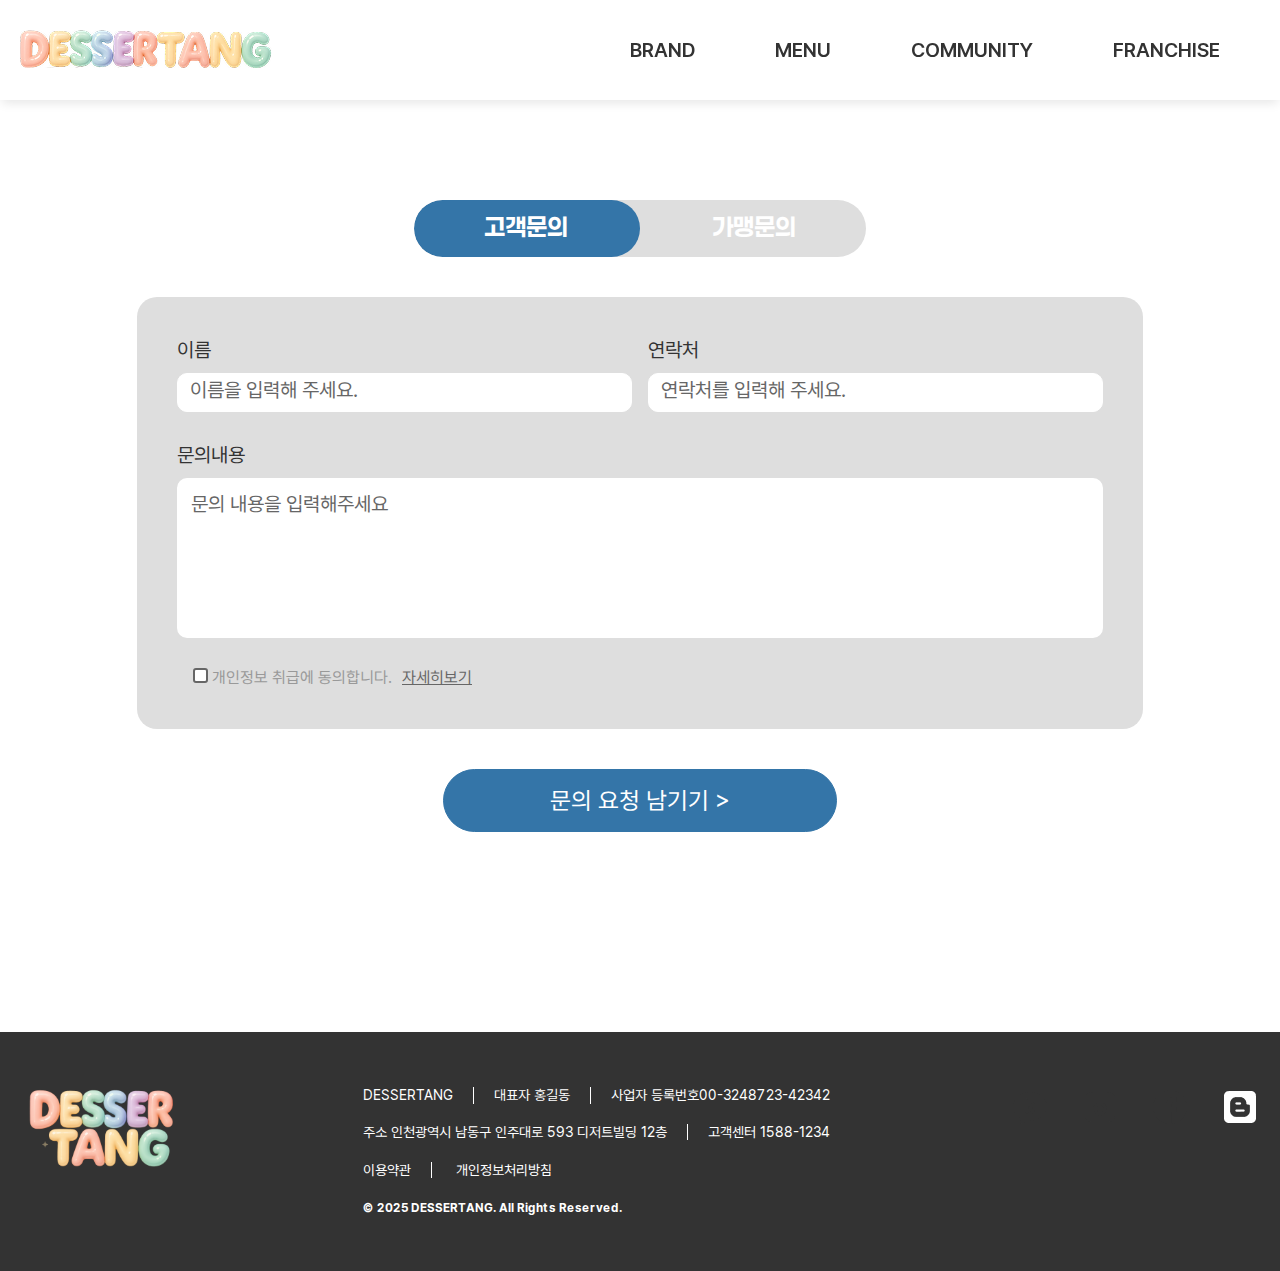
<file: contact.html>
<!DOCTYPE html>
<html lang="ko">

<head>
    <meta charset="UTF-8">
    <meta name="viewport" content="width=device-width, initial-scale=1.0">
    <title>contact</title>

    <link rel="icon" href="./assets/images/favicon_io/favicon.ico" type="image/x-icon">

    <link rel="icon" type="image/png" sizes="32x32" href="./assets/images/favicon_io/favicon-32x32.png">
    <link rel="icon" type="image/png" sizes="16x16" href="./assets/images/favicon_io/favicon-16x16.png">

    <link rel="apple-touch-icon" sizes="180x180" href="./assets/images/favicon_io/apple-touch-icon.png">

    <link rel="manifest" href="./assets/images/favicon_io/manifest.json">

    <meta property="og:title" content="디저탕 - 달콤한 디저트의 향연" />
    <meta property="og:description" content="당신의 하루를 달콤하게, 디저탕과 함께해요 🍰" />
    <meta property="og:image" content="https://dessertang.netlify.app/assets/images/og-img.jpg" />
    <meta property="og:url" content="https://dessertang.netlify.app/" />
    <meta property="og:type" content="website" />
    <meta property="og:image:width" content="1200" />
    <meta property="og:image:height" content="630" />

    <link rel="stylesheet" href="./assets/css/reset.css">
    <link href="https://unpkg.com/aos@2.3.1/dist/aos.css" rel="stylesheet">
    <link rel="stylesheet" href="./assets/css/style.css">
</head>

<body>
    <header class="header">
        <div class="container">
            <div class="header__wrapper">
                <div class="logo">
                    <a href="index.html">
                        <img src="./assets/images/header-logo.png" alt="디저탕">
                    </a>
                </div>
                <nav class="nav">
                    <ul>
                        <li class="nav__link">
                            <a href="./brand.html">
                                BRAND
                            </a>
                        </li>
                        <li class="nav__link">
                            <a href="./menu.html">
                                MENU
                            </a>
                        </li>
                        <li class="nav__link">
                            <a href="./event.html">
                                COMMUNITY
                            </a>
                            <div class="menu__icon"></div>
                            <div class="sub__menu">
                                <ul>
                                    <li><a href="./event.html">이벤트</a></li>
                                    <li><a href="./contact.html?tab=1">고객문의</a></li>
                                </ul>
                            </div>
                        </li>
                        <li class="nav__link">
                            <a href="./process.html">
                                FRANCHISE
                            </a>
                            <div class="menu__icon"></div>
                            <div class="sub__menu">
                                <ul>
                                    <li>
                                        <a href="./process.html">가맹절차</a>
                                    </li>
                                    <li>
                                        <a href="./costlist.html">가맹 예상 비용</a>
                                    </li>
                                    <li>
                                        <a href="./FAQ.html">FAQ</a>
                                    </li>
                                    <li>
                                        <a href="./contact.html?tab=2">가맹 문의</a>
                                    </li>
                                </ul>
                            </div>
                        </li>
                    </ul>
                </nav>
                <div class="hamburger__menu">
                    <span></span>
                    <span></span>
                    <span></span>
                </div>
            </div>
        </div>
    </header>

    <main>
        <section class="section section__bottom">
            <div class="container inquiry">
                <div class="inquiry__tab tab-slider--nav">
                    <ul class="tab-slider--tabs">
                        <li class="tab-slider--trigger active" rel="tab1">
                            <a href="./contact.html">고객문의</a>
                        </li>
                        <li class="tab-slider--trigger" rel="tab2">
                            <a href="#">가맹문의</a>
                        </li>
                    </ul>
                </div>
                <div class="tab-slider--container inquiry__form">
                    <div class="inquiry__form__customer tab-slider--body" id="tab1">
                        <form>
                            <div class="inquiry__form__group">
                                <div class="form__group">
                                    <label for="customer-name">이름</label>
                                    <input type="text" id="customer-name" required placeholder="이름을 입력해 주세요.">
                                </div>
                                <div class="form__group">
                                    <label for="customer-phone">연락처</label>
                                    <input type="tell" id="customer-phone" required placeholder="연락처를 입력해 주세요.">
                                </div>
                            </div>
                            <div class="form__group inquiry__form__message">
                                <label for="customer-message">문의내용</label>
                                <textarea name="message" id="customer-message" placeholder="문의 내용을 입력해주세요"
                                    required></textarea>
                            </div>
                            <div class="inquiry__form__privacy">
                                <div class="inquiry__form__privacy__top">
                                    <label class="checkbox__wrap">
                                        <input type="checkbox" id="privacy" required>
                                        <span class="checkbox"></span>
                                    </label>
                                    <label for="privacy">
                                        개인정보 취급에 동의합니다.
                                    </label>
                                </div>
                                <a href="#" class="open__popup">
                                    자세히보기
                                </a>
                            </div>
                        </form>
                    </div>
                    <div class="inquiry__form__franchise tab-slider--body" id="tab2">
                        <form>
                            <div class="inquiry__form__group">
                                <div class="form__group">
                                    <label for="franchise-name">이름</label>
                                    <input type="text" id="franchise-name" required placeholder="이름을 입력해주세요.">
                                </div>
                                <div class="form__group">
                                    <label for="franchise-email">이메일</label>
                                    <input type="email" id="franchise-email" required placeholder="이메일을 입력해주세요">
                                </div>
                            </div>
                            <div class="inquiry__form__group">
                                <div class="form__group">
                                    <label for="franchise-phone">연락처</label>
                                    <input type="tel" id="franchise-phone" required placeholder="연락처를 입력해주세요">
                                </div>
                                <div class="form__group">
                                    <label for="franchise-region">가맹 희망 지역</label>
                                    <div class="region">
                                        <div class="region__select">
                                            <select required>
                                                <option value="">지역 선택</option>
                                                <option value="서울">서울</option>
                                                <option value="경기">경기</option>
                                                <option value="인천">인천</option>
                                            </select>
                                            <div class="custom__select">
                                                <span class="selected">지역 선택</span>
                                                <span class="arrow">
                                                    <a href="#">
                                                        <img src="./assets/images/select-btn.png" alt="화살표">
                                                    </a>
                                                </span>
                                                <ul class="options">
                                                    <li data-value="서울">서울</li>
                                                    <li data-value="경기">경기</li>
                                                    <li data-value="인천">인천</li>
                                                </ul>
                                            </div>
                                        </div>
                                        <div class="region__select">
                                            <select required>
                                                <option value="">시/군/구 선택</option>
                                                <option value="강남구">강남구</option>
                                                <option value="서구">서구</option>
                                                <option value="광명시">광명시</option>
                                                <option value="남동구">남동구</option>
                                                <option value="부평구">부평구</option>
                                            </select>
                                            <div class="custom__select">
                                                <span class="selected">구/군 선택</span>
                                                <span class="arrow">
                                                    <a href="#">
                                                        <img src="./assets/images/select-btn.png" alt="화살표">
                                                    </a>
                                                </span>
                                                <ul class="options">
                                                    <li data-value="강남구">강남구</li>
                                                    <li data-value="서구">서구</li>
                                                    <li data-value="광명시">광명시</li>
                                                    <li data-value="남동구">남동구</li>
                                                    <li data-value="부평구">부평구</li>
                                                </ul>
                                            </div>
                                        </div>
                                    </div>
                                </div>
                            </div>
                            <div class="form__group inquiry__form__message">
                                <label for="franchise-message">기타 문의내용</label>
                                <textarea name="message" id="franchise-message" placeholder="문의 내용을 입력해주세요"
                                    required></textarea>
                            </div>
                            <div class="inquiry__form__privacy">
                                <div class="inquiry__form__privacy__top">
                                    <label class="checkbox__wrap">
                                        <input type="checkbox" id="privacy" required>
                                        <span class="checkbox"></span>
                                    </label>
                                    <label for="privacy">
                                        개인정보 취급에 동의합니다.
                                    </label>
                                </div>
                                <a href="#" class="open__popup">
                                    자세히보기
                                </a>
                            </div>
                        </form>
                    </div>

                </div>
                <button type="submit" class="btn">문의 요청 남기기 ></button>
            </div>

        </section>

    </main>


    <footer class="footer">
        <div class="footer__inner container">
            <div class="footer__logo">
                <a href="./index.html">
                    <img src="./assets/images/logo.png" alt="디저탕">
                </a>
            </div>

            <div class="footer__center">
                <div class="footer__center__info">
                    <p>DESSERTANG</p>
                    <p>대표자 홍길동</p>
                    <p>사업자 등록번호00-3248723-42342</p>
                </div>
                <div class="footer__center__address">
                    <p>
                        주소 인천광역시 남동구 인주대로 593 디저트빌딩 12층
                    </p>
                    <p>고객센터 1588-1234</p>
                </div>
                <div class="footer__center__privacy">
                    <a href="#" class="open__terms">이용약관</a>
                    <a href="#" class="open__privacy">개인정보처리방침</a>
                </div>
                <div class="footer__center__copyright">
                    <p>
                        © 2025 DESSERTANG. All Rights Reserved.
                    </p>
                </div>
            </div>

            <div class="footer__right">
                <ul class="footer__sns">
                    <li>
                        <a href="https://www.kakaocorp.com/page/" class="footer__sns__link">
                            <img src="./assets/images/footer-kakao.png" alt="카카오톡">
                        </a>
                    </li>
                    <li>
                        <a href="https://www.instagram.com/" class="footer__sns__link">
                            <img src="./assets/images/footer-insta.png" alt="인스타그램">
                        </a>
                    </li>
                    <li>
                        <a href="https://www.facebook.com/?locale=ko_KR" class="footer__sns__link">
                            <img src="./assets/images/footer-facebook.png" alt="페이스북">
                        </a>
                    </li>
                    <li>
                        <a href="https://section.blog.naver.com/BlogHome.naver?directoryNo=0&currentPage=1&groupId=0"
                            class="footer__sns__link">
                            <img src="./assets/images/footer-blog.png" alt="블로그">
                        </a>
                    </li>

                </ul>
            </div>
        </div>
    </footer>
    <div class="modal popup">
        <div class="modal__popup">
            <div class="modal__content">
                <button class="close__btn close__popup">
                    <img src="./assets/images/hamburger-close-btn.png" alt="닫기 버튼">
                </button>
                <h2>개인정보수집 <br>및 이용동의</h2>
                <div class="popup__desc">
                    <h3>
                        디저탕은 고객님의 홈페이지 서비스 이용을 위해 다음과 같이 고객님의 정보를 수집 및 이용합니다.
                    </h3>
                    <h4>
                        1. 개인정보 수집/이용목적 - 상담 등록, 답변 안내
                    </h4>
                    <h4>
                        2. 수집하는 개인정보의 항목 - 이름, 휴대전화 번호, 문의내용
                    </h4>
                    <h4>
                        3. 개인정보의 보유/이용기간
                    </h4>
                    <p>
                        수집된 개인정보는 원칙적으로 문의 후 1년 보관 후 파기합니다.
                    </p>
                    <p>
                        단, 소비자 불만/분쟁 처리 기록의 경우 전자상거래 등에서의 소비자
                    </p>
                    <p>
                        보호에 관한 법률에 의하여 3년 동안 정보를 보관합니다.
                    </p>
                </div>
            </div>
        </div>
    </div>
    <div class="modal">
        <div class="modal__terms">
            <div class="modal__content">
                <button class="close__btn close__terms">
                    <img src="./assets/images/hamburger-close-btn.png" alt="닫기 버튼">
                </button>
                <h2>이용약관</h2>
                <div class="modal__scroll">
                    <p>
                        제1조(목적)<br>
                        이 약관은 [사업자 명을 입력해주세요!] (이하 “회사”라 한다)가 운영하는 [서비스명을 입력해주세요!](이하 “서비스”이라 한다)에서 제공하는 인터넷 관련 서비스를
                        이용함에 있어 서비스와 이용자의 권리, 의무 및 책임사항을 규정함을 목적으로 합니다.<br>
                        ※「PC통신, 무선 등을 이용하는 전자상거래에 대해서도 그 성질에 반하지 않는 한 이 약관을 준용합니다.」<br><br>

                        제2조(정의)<br>
                        ① “서비스”란 “회사”가 재화 또는 용역(이하 “재화 등”이라 함)을 이용자에게 제공하기 위하여 컴퓨터 등 정보통신설비를 이용하여 재화 등을 거래할 수 있도록 설정한
                        가상의 영업장을 말하며, 아울러 서비스를 운영하는 사업자의 의미로도 사용합니다.<br>
                        ② “이용자”란 “서비스”에 접속하여 이 약관에 따라 “서비스”이 제공하는 서비스를 받는 회원 및 비회원을 말합니다.<br>
                        ③ “회원”이라 함은 “서비스”에 회원등록을 한 자로서, 계속적으로 “서비스”이 제공하는 서비스를 이용할 수 있는 자를 말합니다.<br>
                        ④ “비회원”이라 함은 회원에 가입하지 않고 “서비스”이 제공하는 서비스를 이용하는 자를 말합니다.<br>
                        ⑤ “콘텐츠”라 함은 회사가 제공하는 서비스와 관련되어 게시한 내용물 일체를 의미합니다.<br>
                        ⑥ “유료서비스”라 함은 “회사”가 유료로 제공하는 콘텐츠, 상품 및 제반 서비스를 의미합니다.<br><br>

                        제3조(약관 등의 명시와 설명 및 개정)<br>
                        ① “서비스”는 이 약관의 내용과 상호 및 대표자 성명, 영업소 소재지 주소(소비자의 불만을 처리할 수 있는 곳의 주소를 포함), 전화번호.모사전송번호.전자우편주소,
                        사업자등록번호, 통신판매업 신고번호, 개인정보보호책임자 등을 이용자가 쉽게 알 수 있도록 “서비스”의 초기 서비스화면(전면)에 게시합니다. 다만, 약관의 내용은 이용자가
                        연결화면을 통하여 볼 수 있도록 할 수 있습니다.<br>
                        ② “서비스”는 이용자가 약관에 동의하기에 앞서 약관에 정하여져 있는 내용 중 청약철회.배송책임.환불조건 등과 같은 중요한 내용을 이용자가 이해할 수 있도록 별도의 연결화면
                        또는 팝업화면 등을 제공하여 이용자의 확인을 구하여야 합니다.<br>
                        ③ “서비스”는 관련 법을 위배하지 않는 범위에서 이 약관을 개정할 수 있습니다.<br>
                        ④ “서비스”가 약관을 개정할 경우에는 적용일자 및 개정사유를 명시하여 현행약관과 함께 서비스의 초기화면에 그 적용일자 7일 이전부터 적용일자 전일까지 공지합니다. 다만,
                        이용자에게 불리하게 약관내용을 변경하는 경우에는 최소한 30일 이상의 사전 유예기간을 두고 공지합니다. 이 경우 “서비스”는 개정 전 내용과 개정 후 내용을 명확하게
                        비교하여 이용자가 알기 쉽도록 표시합니다.<br>
                        ⑤ “서비스”가 약관을 개정할 경우에는 그 개정약관은 그 적용일자 이후에 체결되는 계약에만 적용되고 그 이전에 이미 체결된 계약에 대해서는 개정 전의 약관조항이 그대로
                        적용됩니다. 다만 이미 계약을 체결한 이용자가 개정약관 조항의 적용을 받기를 원하는 뜻을 제3항에 의한 개정약관의 공지기간 내에 “서비스”에 송신하여 “서비스”의 동의를
                        받은 경우에는 개정약관 조항이 적용됩니다.<br>
                        ⑥ 이 약관에서 정하지 아니한 사항과 이 약관의 해석에 관하여는 관련 법령 또는 상관례에 따릅니다.<br><br>

                        제4조(서비스의 제공 및 변경)<br>
                        ① “서비스”는 다음과 같은 업무를 수행합니다.<br>
                        1. 재화 또는 용역, 콘텐츠에 대한 정보 제공 및 구매계약의 체결<br>
                        2. 구매계약이 체결된 재화 또는 용역의 배송 및 제공<br>
                        3. 기타 “서비스”가 정하는 업무<br>
                        ② “서비스”는 재화 또는 용역의 품절 또는 기술적 사양의 변경 등의 경우에는 장차 체결되는 계약에 의해 제공할 재화 또는 용역의 내용을 변경할 수 있습니다. 이 경우에는
                        변경된 재화 또는 용역의 내용 및 제공일자를 명시하여 현재의 재화 또는 용역의 내용을 게시한 곳에 즉시 공지합니다.<br>
                        ③ “서비스”가 제공하기로 이용자와 계약을 체결한 서비스의 내용을 재화 등의 품절 또는 기술적 사양의 변경 등의 사유로 변경할 경우에는 그 사유를 이용자에게 통지 가능한
                        주소로 즉시 통지합니다.<br>
                        ④ 전항의 경우 “서비스”는 이로 인하여 이용자가 입은 손해를 배상합니다. 다만, “서비스”가 고의 또는 과실이 없음을 입증하는 경우에는 그러하지 아니합니다.<br><br>

                        제5조(서비스의 중단)<br>
                        ① “서비스”는 컴퓨터 등 정보통신설비의 보수점검.교체 및 고장, 통신의 두절 등의 사유가 발생한 경우에는 서비스의 제공을 일시적으로 중단할 수 있습니다.<br>
                        ② “서비스”는 제1항의 사유로 서비스의 제공이 일시적으로 중단됨으로 인하여 이용자 또는 제3자가 입은 손해에 대하여 배상합니다. 단, “서비스”가 고의 또는 과실이 없음을
                        입증하는 경우에는 그러하지 아니합니다.<br>
                        ③ 사업종목의 전환, 사업의 포기, 업체 간의 통합 등의 이유로 서비스를 제공할 수 없게 되는 경우에는 “서비스”가 제8조에 정한 방법으로 이용자에게 통지하고 당초
                        “서비스”에서 제시한 조건에 따라 소비자에게 보상합니다. 다만, “서비스”가 보상기준 등을 고지하지 아니한 경우에는 이용자들의 마일리지 또는 적립금 등을 “서비스”에서
                        통용되는 통화가치에 상응하는 현물 또는 현금으로 이용자에게 지급합니다.<br><br>

                        제6조(회원가입)<br>
                        ① 이용자는 “서비스”가 정한 가입 양식에 따라 회원정보를 기입한 후 이 약관에 동의한다는 의사표시를 함으로서 회원가입을 신청합니다.<br>
                        ② “서비스”는 제1항과 같이 회원으로 가입할 것을 신청한 이용자 중 다음 각 호에 해당하지 않는 한 회원으로 등록합니다.<br>
                        1. 가입신청자가 이 약관 제7조제3항에 의하여 이전에 회원자격을 상실한 적이 있는 경우, 다만 제7조제3항에 의한 회원자격 상실 후 3년이 경과한 자로서 “서비스”의
                        회원재가입 승낙을 얻은 경우에는 예외로 한다.<br>
                        2. 등록 내용에 허위, 기재누락, 오기가 있는 경우<br>
                        3. 기타 회원으로 등록하는 것이 “서비스”의 기술상 현저히 지장이 있다고 판단되는 경우<br>
                        ③ 회원가입계약의 성립 시기는 “서비스”의 승낙이 회원에게 도달한 시점으로 합니다.<br>
                        ④ 회원은 회원가입 시 등록한 사항에 변경이 있는 경우, 상당한 기간 이내에 “서비스”에 접속하여 회원정보 수정 등의 방법으로 그 변경사항을 알려야 합니다.<br><br>

                        제7조(회원 탈퇴 및 자격 상실 등)<br>
                        ① 회원은 “서비스”에 언제든지 탈퇴를 요청할 수 있으며 “서비스”는 즉시 회원탈퇴를 처리합니다.<br>
                        ② 회원이 다음 각 호의 사유에 해당하는 경우, “서비스”는 회원자격을 제한 및 정지시킬 수 있습니다.<br>
                        1. 가입 신청 시에 허위 내용을 등록한 경우<br>
                        2. “서비스”를 이용하여 구입한 재화 등의 대금, 기타 “서비스” 이용에 관련하여 회원이 부담하는 채무를 기일에 지급하지 않는 경우<br>
                        3. 다른 사람의 “서비스” 이용을 방해하거나 그 정보를 도용하는 등 “서비스” 및 전자상거래 질서를 위협하는 경우<br>
                        4. “서비스”을 이용하여 법령 또는 이 약관이 금지하거나 공서양속에 반하는 행위를 하는 경우<br>
                        ③ “서비스”가 회원 자격을 제한.정지 시킨 후, 동일한 행위가 2회 이상 반복되거나 30일 이내에 그 사유가 시정되지 아니하는 경우 “서비스”은 회원자격을 상실시킬 수
                        있습니다.<br>
                        ④ “서비스”가 회원자격을 상실시키는 경우에는 회원등록을 말소합니다. 이 경우 회원에게 이를 통지하고, 회원등록 말소 전에 최소한 30일 이상의 기간을 정하여 소명할 기회를
                        부여합니다.<br><br>
                    </p>
                </div>
            </div>
        </div>
        <div class="modal__privacy">
            <div class="modal__content">
                <button class="close__btn close__privacy">
                    <img src="./assets/images/hamburger-close-btn.png" alt="닫기 버튼">
                </button>
                <h2>개인정보 처리방침</h2>
                <div class="modal__scroll">
                    <p>
                        디저탕(이하 "회사")은 이용자의 개인정보를 중요시하며, 「개인정보 보호법」 등 관련 법령을 준수합니다.<br><br>

                        1. <strong>수집하는 개인정보 항목</strong><br>
                        - 이름, 연락처, 이메일, 문의 내용 등 서비스 이용 시 필요한 최소한의 정보만 수집합니다.<br><br>

                        2. <strong>개인정보의 수집 및 이용 목적</strong><br>
                        - 고객 문의 응대, 서비스 제공 및 개선, 공지사항 전달을 위해 사용합니다.<br><br>

                        3. <strong>개인정보의 보유 및 이용기간</strong><br>
                        - 수집된 개인정보는 이용 목적이 달성된 후 즉시 파기합니다.<br>
                        - 단, 관련 법령에 따라 보존이 필요한 경우에는 정해진 기간 동안 보관합니다.<br><br>

                        4. <strong>개인정보의 제3자 제공 및 위탁</strong><br>
                        - 회사는 이용자의 동의 없이 개인정보를 외부에 제공하지 않습니다.<br>
                        - 서비스 운영상 필요한 경우, 위탁업체를 지정하며 그 사실을 고지합니다.<br><br>

                        5. <strong>이용자 및 법정대리인의 권리</strong><br>
                        - 이용자는 언제든지 개인정보 열람, 정정, 삭제를 요청할 수 있습니다.<br><br>

                        6. <strong>개인정보의 파기 절차 및 방법</strong><br>
                        - 목적 달성 후 즉시 파기하며, 전자 파일은 복구 불가능한 방법으로 삭제합니다.<br><br>

                        7. <strong>개인정보 보호책임자</strong><br>
                        - 담당자: 홍길동<br>
                        - 이메일: help@deuktemdan.com<br>
                        - 전화번호: 02-1234-5678<br><br>

                        본 방침은 2025년 10월 1일부터 시행됩니다.
                    </p>
                </div>
            </div>
        </div>

    </div>

    <script src="https://unpkg.com/aos@2.3.1/dist/aos.js"></script>
    <script>
        AOS.init();
    </script>
    <script src="./assets/script/jquery-3.7.1.min.js"></script>
    <script src="./assets/script/script.js"></script>
</body>

</html>
</file>
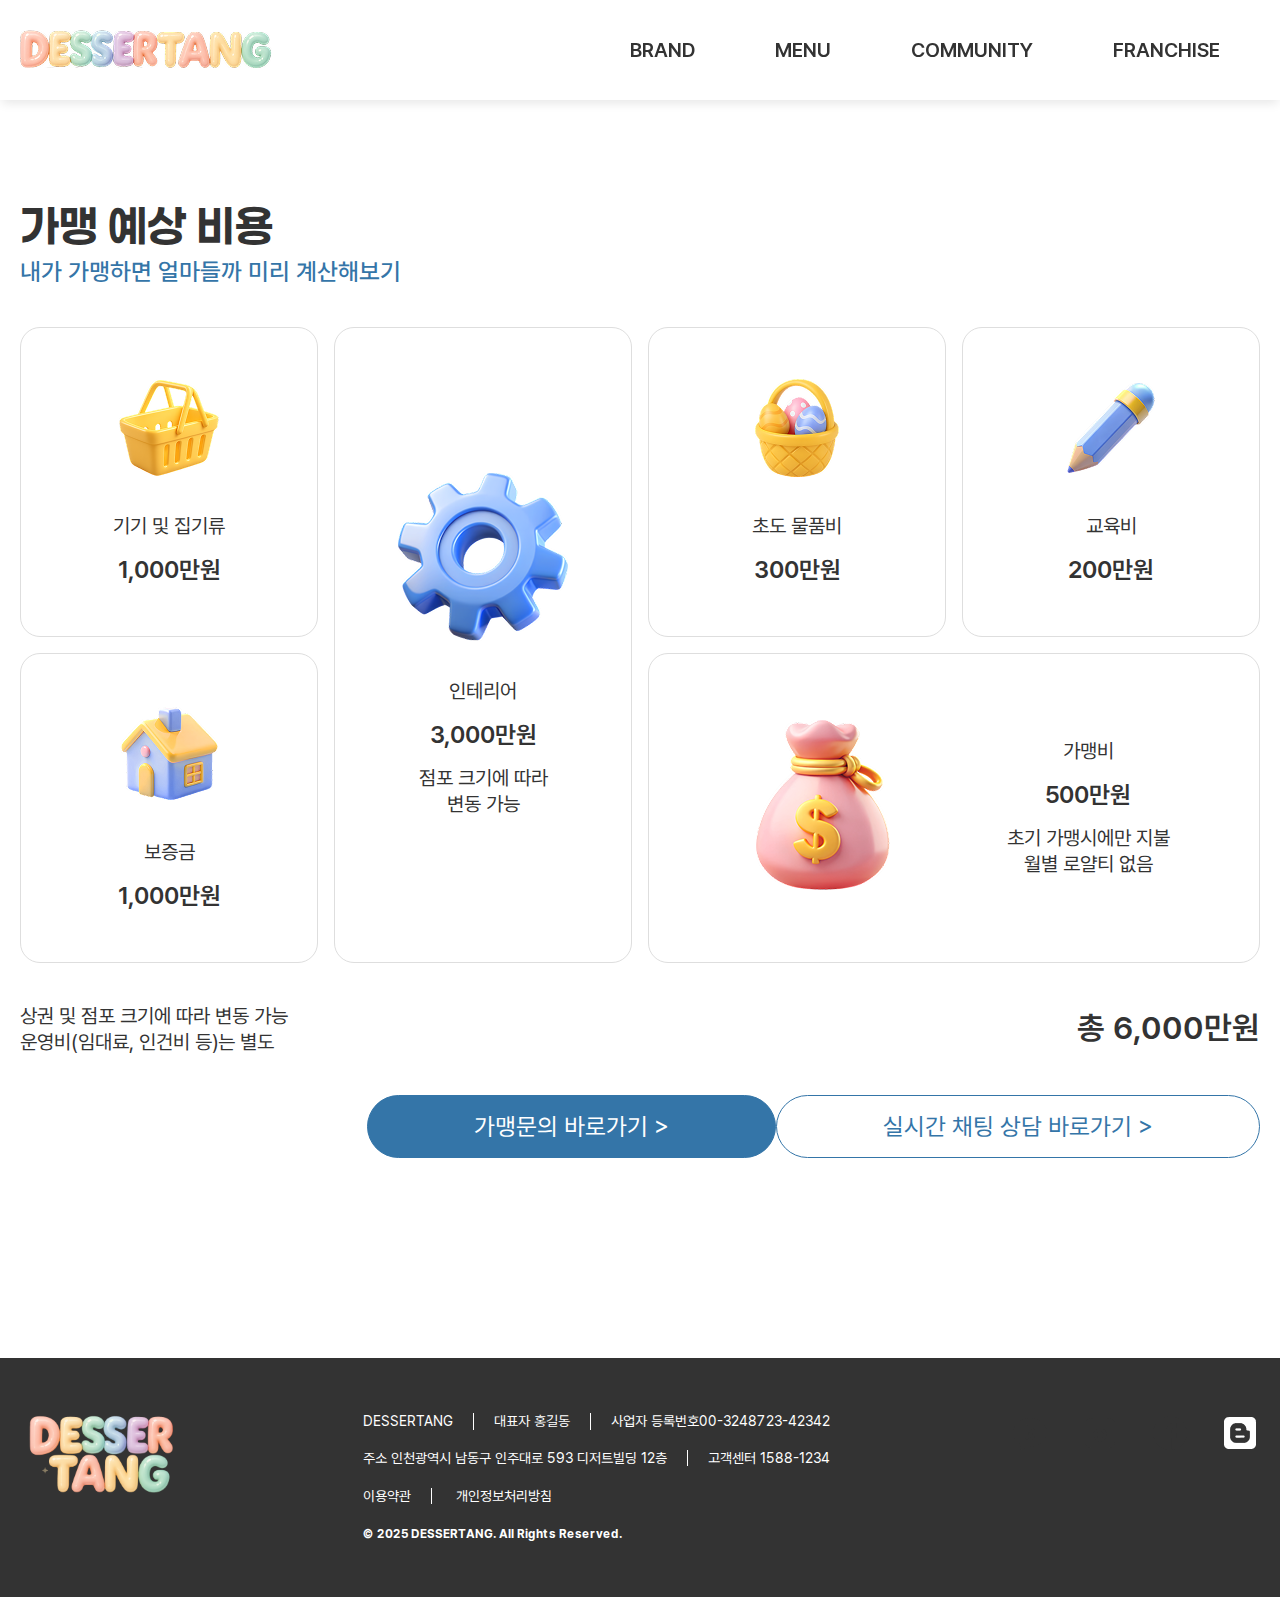
<file: costlist.html>
<!DOCTYPE html>
<html lang="ko">
<head>
    <meta charset="UTF-8">
    <meta name="viewport" content="width=device-width, initial-scale=1.0">
    <title>Costlist</title>

    <link rel="icon" href="./assets/images/favicon_io/favicon.ico" type="image/x-icon">

    <link rel="icon" type="image/png" sizes="32x32" href="./assets/images/favicon_io/favicon-32x32.png">
    <link rel="icon" type="image/png" sizes="16x16" href="./assets/images/favicon_io/favicon-16x16.png">

    <link rel="apple-touch-icon" sizes="180x180" href="./assets/images/favicon_io/apple-touch-icon.png">

    <link rel="manifest" href="./assets/images/favicon_io/manifest.json">

    <meta property="og:title" content="디저탕 - 달콤한 디저트의 향연" />
    <meta property="og:description" content="당신의 하루를 달콤하게, 디저탕과 함께해요 🍰" />
    <meta property="og:image" content="https://dessertang.netlify.app/assets/images/og-img.jpg" />
    <meta property="og:url" content="https://dessertang.netlify.app/" />
    <meta property="og:type" content="website" />
    <meta property="og:image:width" content="1200" />
    <meta property="og:image:height" content="630" />

    <link rel="stylesheet" href="./assets/css/reset.css">
    <link href="https://unpkg.com/aos@2.3.1/dist/aos.css" rel="stylesheet">
    <link rel="stylesheet" href="./assets/css/style.css">
</head>
<body>
    <header class="header">
            <div class="container">
                <div class="header__wrapper">
                    <div class="logo">
                        <a href="index.html">
                            <img src="./assets/images/header-logo.png" alt="디저탕">
                        </a>
                    </div>
                    <nav class="nav">
                    <ul>
                        <li class="nav__link">
                            <a href="./brand.html">
                                BRAND
                            </a>
                        </li>
                        <li class="nav__link">
                            <a href="./menu.html">
                                MENU
                            </a>
                        </li>
                        <li class="nav__link">
                            <a href="./event.html">
                                COMMUNITY
                            </a>
                        <div class="menu__icon"></div>
                        <div class="sub__menu">
                            <ul>
                                <li><a href="./event.html">이벤트</a></li>
                                <li><a href="./contact.html?tab=1">고객문의</a></li>
                            </ul>
                        </div>
                        </li>
                        <li class="nav__link">
                            <a href="./process.html">
                                FRANCHISE
                            </a>
                            <div class="menu__icon"></div>
                            <div class="sub__menu">
                            <ul>
                                <li>
                                    <a href="./process.html">가맹절차</a>
                                </li>
                                <li>
                                    <a href="./costlist.html">가맹 예상 비용</a>
                                </li>
                                <li>
                                    <a href="./FAQ.html">FAQ</a>
                                </li>
                                <li>
                                    <a href="./contact.html?tab=2">가맹 문의</a>
                                </li>
                            </ul>
                            </div>
                        </li>
                    </ul>
                    </nav>
                    <div class="hamburger__menu">
                        <span></span>
                        <span></span>
                        <span></span>
                    </div>
                </div>
            </div>
    </header>
    
    <main>
        <section class="section section__bottom costlist">
            <div class="container">
                <div class="point__text">
                    <div class="point__title">
                        <h2>가맹 예상 비용</h2>
                    </div>
                    <div class="point__subtitle ticomg">
                        <p>내가 가맹하면 얼마들까 미리 계산해보기</p>
                    </div>
                </div>
                <div class="costlist__card__wrap ticomg">
                    <div class="costlist__card costlist__card01 card02">
                        <div class="costlist__card__img">
                            <img src="./assets/images/costlist01.png" alt="기기 및 집기류">
                        </div>
                        <div class="costlist__card__text">
                            <h3>기기 및 집기류</h3>
                            <p>1,000만원</p>
                        </div>
                    </div>
                    <div class="costlist__card costlist__card02 card02">
                        <div class="costlist__card__img">
                            <img src="./assets/images/costlist02.png" alt="보증금">
                        </div>
                        <div class="costlist__card__text">
                            <h3>보증금</h3>
                            <p>1,000만원</p>
                        </div>
                    </div>
                    <div class="costlist__card costlist__card03 card02">
                        <div class="costlist__card__img">
                            <img src="./assets/images/costlist03.png" alt="인테리어">
                        </div>
                        <div class="costlist__card__text">
                            <h3>인테리어</h3>
                            <p>3,000만원</p>
                            <span>점포 크기에 따라 <br> 변동 가능</span>
                        </div>
                    </div>
                    <div class="costlist__card costlist__card04 card02">
                        <div class="costlist__card__img">
                            <img src="./assets/images/costlist04.png" alt="초도 물품비">
                        </div>
                        <div class="costlist__card__text">
                            <h3>초도 물품비</h3>
                            <p>300만원</p>
                        </div>
                    </div>
                    <div class="costlist__card costlist__card05 card02">
                        <div class="costlist__card__img">
                            <img src="./assets/images/costlist05.png" alt="교육비">
                        </div>
                        <div class="costlist__card__text">
                            <h3>교육비</h3>
                            <p>200만원</p>
                        </div>
                    </div>
                    <div class="costlist__card costlist__card06 card02">
                        <div class="costlist__card__img">
                            <img src="./assets/images/costlist06.png" alt="기기 및 집기류">
                        </div>
                        <div class="costlist__card__text">
                            <h3>가맹비</h3>
                            <p>500만원</p>
                            <span>초기 가맹시에만 지불 <br>
                            월별 로얄티 없음</span>
                        </div>
                    </div>
                </div>
                <div class="costlist__text ticomg">
                    <p class="costlist__text__desc">
                        상권 및 점포 크기에 따라 변동 가능 <br>
                        운영비(임대료, 인건비 등)는 별도
                    </p>
                    <p class="costlist__text__total">
                        총 6,000만원
                    </p>
                </div>
                <div class="costlist__btn">
                    <button class="btn">가맹문의 바로가기 ></button>
                    <button class="btn btn__secondary">실시간 채팅 상담 바로가기 ></button>
                </div>
            </div>
        </section>
    </main>

    <footer class="footer">
            <div class="footer__inner container">
                <div class="footer__logo">
                    <a href="./index.html">
                        <img src="./assets/images/logo.png" alt="디저탕">
                    </a>
                </div>

                <div class="footer__center">
                    <div class="footer__center__info">
                        <p>DESSERTANG</p>
                        <p>대표자 홍길동</p>
                        <p>사업자 등록번호00-3248723-42342</p>
                    </div>
                    <div class="footer__center__address">
                        <p>
                            주소 인천광역시 남동구 인주대로 593 디저트빌딩 12층
                        </p>
                        <p>고객센터 1588-1234</p>
                    </div>
                    <div class="footer__center__privacy">
                        <a href="#" class="open__terms">이용약관</a>
                        <a href="#" class="open__privacy">개인정보처리방침</a>
                        
                    </div>
                    <div class="footer__center__copyright">
                        <p>
                            © 2025 DESSERTANG. All Rights Reserved.
                        </p>
                    </div>
                </div>

                <div class="footer__right">
                    <ul class="footer__sns">
                        <li>
                            <a href="https://www.kakaocorp.com/page/" class="footer__sns__link">
                                <img src="./assets/images/footer-kakao.png" alt="카카오톡">
                            </a>
                        </li>
                        <li>
                            <a href="https://www.instagram.com/" class="footer__sns__link">
                                <img src="./assets/images/footer-insta.png" alt="인스타그램">
                            </a>
                        </li>
                        <li>
                            <a href="https://www.facebook.com/?locale=ko_KR" class="footer__sns__link">
                                <img src="./assets/images/footer-facebook.png" alt="페이스북">
                            </a>
                        </li>
                        <li>
                            <a href="https://section.blog.naver.com/BlogHome.naver?directoryNo=0&currentPage=1&groupId=0" class="footer__sns__link">
                                <img src="./assets/images/footer-blog.png" alt="블로그">
                            </a>
                        </li>

                    </ul>
                </div>
            </div>
    </footer>
    <div class="modal">
            <div class="modal__terms">
                <div class="modal__content">
                    <button class="close__btn close__terms">
                        <img src="./assets/images/hamburger-close-btn.png" alt="닫기 버튼">
                    </button>
                    <h2>이용약관</h2>
                    <div class="modal__scroll">
                        <p>
                            제1조(목적)<br>
                            이 약관은 [사업자 명을 입력해주세요!] (이하 “회사”라 한다)가 운영하는 [서비스명을 입력해주세요!](이하 “서비스”이라 한다)에서 제공하는 인터넷 관련 서비스를 이용함에 있어 서비스와 이용자의 권리, 의무 및 책임사항을 규정함을 목적으로 합니다.<br>
                            ※「PC통신, 무선 등을 이용하는 전자상거래에 대해서도 그 성질에 반하지 않는 한 이 약관을 준용합니다.」<br><br>

                            제2조(정의)<br>
                            ① “서비스”란 “회사”가 재화 또는 용역(이하 “재화 등”이라 함)을 이용자에게 제공하기 위하여 컴퓨터 등 정보통신설비를 이용하여 재화 등을 거래할 수 있도록 설정한 가상의 영업장을 말하며, 아울러 서비스를 운영하는 사업자의 의미로도 사용합니다.<br>
                            ② “이용자”란 “서비스”에 접속하여 이 약관에 따라 “서비스”이 제공하는 서비스를 받는 회원 및 비회원을 말합니다.<br>
                            ③ “회원”이라 함은 “서비스”에 회원등록을 한 자로서, 계속적으로 “서비스”이 제공하는 서비스를 이용할 수 있는 자를 말합니다.<br>
                            ④ “비회원”이라 함은 회원에 가입하지 않고 “서비스”이 제공하는 서비스를 이용하는 자를 말합니다.<br>
                            ⑤ “콘텐츠”라 함은 회사가 제공하는 서비스와 관련되어 게시한 내용물 일체를 의미합니다.<br>
                            ⑥ “유료서비스”라 함은 “회사”가 유료로 제공하는 콘텐츠, 상품 및 제반 서비스를 의미합니다.<br><br>

                            제3조(약관 등의 명시와 설명 및 개정)<br>
                            ① “서비스”는 이 약관의 내용과 상호 및 대표자 성명, 영업소 소재지 주소(소비자의 불만을 처리할 수 있는 곳의 주소를 포함), 전화번호.모사전송번호.전자우편주소, 사업자등록번호, 통신판매업 신고번호, 개인정보보호책임자 등을 이용자가 쉽게 알 수 있도록 “서비스”의 초기 서비스화면(전면)에 게시합니다. 다만, 약관의 내용은 이용자가 연결화면을 통하여 볼 수 있도록 할 수 있습니다.<br>
                            ② “서비스”는 이용자가 약관에 동의하기에 앞서 약관에 정하여져 있는 내용 중 청약철회.배송책임.환불조건 등과 같은 중요한 내용을 이용자가 이해할 수 있도록 별도의 연결화면 또는 팝업화면 등을 제공하여 이용자의 확인을 구하여야 합니다.<br>
                            ③ “서비스”는 관련 법을 위배하지 않는 범위에서 이 약관을 개정할 수 있습니다.<br>
                            ④ “서비스”가 약관을 개정할 경우에는 적용일자 및 개정사유를 명시하여 현행약관과 함께 서비스의 초기화면에 그 적용일자 7일 이전부터 적용일자 전일까지 공지합니다. 다만, 이용자에게 불리하게 약관내용을 변경하는 경우에는 최소한 30일 이상의 사전 유예기간을 두고 공지합니다. 이 경우 “서비스”는 개정 전 내용과 개정 후 내용을 명확하게 비교하여 이용자가 알기 쉽도록 표시합니다.<br>
                            ⑤ “서비스”가 약관을 개정할 경우에는 그 개정약관은 그 적용일자 이후에 체결되는 계약에만 적용되고 그 이전에 이미 체결된 계약에 대해서는 개정 전의 약관조항이 그대로 적용됩니다. 다만 이미 계약을 체결한 이용자가 개정약관 조항의 적용을 받기를 원하는 뜻을 제3항에 의한 개정약관의 공지기간 내에 “서비스”에 송신하여 “서비스”의 동의를 받은 경우에는 개정약관 조항이 적용됩니다.<br>
                            ⑥ 이 약관에서 정하지 아니한 사항과 이 약관의 해석에 관하여는 관련 법령 또는 상관례에 따릅니다.<br><br>

                            제4조(서비스의 제공 및 변경)<br>
                            ① “서비스”는 다음과 같은 업무를 수행합니다.<br>
                            1. 재화 또는 용역, 콘텐츠에 대한 정보 제공 및 구매계약의 체결<br>
                            2. 구매계약이 체결된 재화 또는 용역의 배송 및 제공<br>
                            3. 기타 “서비스”가 정하는 업무<br>
                            ② “서비스”는 재화 또는 용역의 품절 또는 기술적 사양의 변경 등의 경우에는 장차 체결되는 계약에 의해 제공할 재화 또는 용역의 내용을 변경할 수 있습니다. 이 경우에는 변경된 재화 또는 용역의 내용 및 제공일자를 명시하여 현재의 재화 또는 용역의 내용을 게시한 곳에 즉시 공지합니다.<br>
                            ③ “서비스”가 제공하기로 이용자와 계약을 체결한 서비스의 내용을 재화 등의 품절 또는 기술적 사양의 변경 등의 사유로 변경할 경우에는 그 사유를 이용자에게 통지 가능한 주소로 즉시 통지합니다.<br>
                            ④ 전항의 경우 “서비스”는 이로 인하여 이용자가 입은 손해를 배상합니다. 다만, “서비스”가 고의 또는 과실이 없음을 입증하는 경우에는 그러하지 아니합니다.<br><br>

                            제5조(서비스의 중단)<br>
                            ① “서비스”는 컴퓨터 등 정보통신설비의 보수점검.교체 및 고장, 통신의 두절 등의 사유가 발생한 경우에는 서비스의 제공을 일시적으로 중단할 수 있습니다.<br>
                            ② “서비스”는 제1항의 사유로 서비스의 제공이 일시적으로 중단됨으로 인하여 이용자 또는 제3자가 입은 손해에 대하여 배상합니다. 단, “서비스”가 고의 또는 과실이 없음을 입증하는 경우에는 그러하지 아니합니다.<br>
                            ③ 사업종목의 전환, 사업의 포기, 업체 간의 통합 등의 이유로 서비스를 제공할 수 없게 되는 경우에는 “서비스”가 제8조에 정한 방법으로 이용자에게 통지하고 당초 “서비스”에서 제시한 조건에 따라 소비자에게 보상합니다. 다만, “서비스”가 보상기준 등을 고지하지 아니한 경우에는 이용자들의 마일리지 또는 적립금 등을 “서비스”에서 통용되는 통화가치에 상응하는 현물 또는 현금으로 이용자에게 지급합니다.<br><br>

                            제6조(회원가입)<br>
                            ① 이용자는 “서비스”가 정한 가입 양식에 따라 회원정보를 기입한 후 이 약관에 동의한다는 의사표시를 함으로서 회원가입을 신청합니다.<br>
                            ② “서비스”는 제1항과 같이 회원으로 가입할 것을 신청한 이용자 중 다음 각 호에 해당하지 않는 한 회원으로 등록합니다.<br>
                            1. 가입신청자가 이 약관 제7조제3항에 의하여 이전에 회원자격을 상실한 적이 있는 경우, 다만 제7조제3항에 의한 회원자격 상실 후 3년이 경과한 자로서 “서비스”의 회원재가입 승낙을 얻은 경우에는 예외로 한다.<br>
                            2. 등록 내용에 허위, 기재누락, 오기가 있는 경우<br>
                            3. 기타 회원으로 등록하는 것이 “서비스”의 기술상 현저히 지장이 있다고 판단되는 경우<br>
                            ③ 회원가입계약의 성립 시기는 “서비스”의 승낙이 회원에게 도달한 시점으로 합니다.<br>
                            ④ 회원은 회원가입 시 등록한 사항에 변경이 있는 경우, 상당한 기간 이내에 “서비스”에 접속하여 회원정보 수정 등의 방법으로 그 변경사항을 알려야 합니다.<br><br>

                            제7조(회원 탈퇴 및 자격 상실 등)<br>
                            ① 회원은 “서비스”에 언제든지 탈퇴를 요청할 수 있으며 “서비스”는 즉시 회원탈퇴를 처리합니다.<br>
                            ② 회원이 다음 각 호의 사유에 해당하는 경우, “서비스”는 회원자격을 제한 및 정지시킬 수 있습니다.<br>
                            1. 가입 신청 시에 허위 내용을 등록한 경우<br>
                            2. “서비스”를 이용하여 구입한 재화 등의 대금, 기타 “서비스” 이용에 관련하여 회원이 부담하는 채무를 기일에 지급하지 않는 경우<br>
                            3. 다른 사람의 “서비스” 이용을 방해하거나 그 정보를 도용하는 등 “서비스” 및 전자상거래 질서를 위협하는 경우<br>
                            4. “서비스”을 이용하여 법령 또는 이 약관이 금지하거나 공서양속에 반하는 행위를 하는 경우<br>
                            ③ “서비스”가 회원 자격을 제한.정지 시킨 후, 동일한 행위가 2회 이상 반복되거나 30일 이내에 그 사유가 시정되지 아니하는 경우 “서비스”은 회원자격을 상실시킬 수 있습니다.<br>
                            ④ “서비스”가 회원자격을 상실시키는 경우에는 회원등록을 말소합니다. 이 경우 회원에게 이를 통지하고, 회원등록 말소 전에 최소한 30일 이상의 기간을 정하여 소명할 기회를 부여합니다.<br><br>
                        </p>
                    </div>
                </div>
            </div>
            <div class="modal__privacy">
                <div class="modal__content">
                    <button class="close__btn close__privacy">
                        <img src="./assets/images/hamburger-close-btn.png" alt="닫기 버튼">
                    </button>
                    <h2>개인정보 처리방침</h2>
                    <div class="modal__scroll">
                        <p>
                            디저탕(이하 "회사")은 이용자의 개인정보를 중요시하며, 「개인정보 보호법」 등 관련 법령을 준수합니다.<br><br>
        
                            1. <strong>수집하는 개인정보 항목</strong><br>
                            - 이름, 연락처, 이메일, 문의 내용 등 서비스 이용 시 필요한 최소한의 정보만 수집합니다.<br><br>
        
                            2. <strong>개인정보의 수집 및 이용 목적</strong><br>
                            - 고객 문의 응대, 서비스 제공 및 개선, 공지사항 전달을 위해 사용합니다.<br><br>
        
                            3. <strong>개인정보의 보유 및 이용기간</strong><br>
                            - 수집된 개인정보는 이용 목적이 달성된 후 즉시 파기합니다.<br>
                            - 단, 관련 법령에 따라 보존이 필요한 경우에는 정해진 기간 동안 보관합니다.<br><br>
        
                            4. <strong>개인정보의 제3자 제공 및 위탁</strong><br>
                            - 회사는 이용자의 동의 없이 개인정보를 외부에 제공하지 않습니다.<br>
                            - 서비스 운영상 필요한 경우, 위탁업체를 지정하며 그 사실을 고지합니다.<br><br>
        
                            5. <strong>이용자 및 법정대리인의 권리</strong><br>
                            - 이용자는 언제든지 개인정보 열람, 정정, 삭제를 요청할 수 있습니다.<br><br>
        
                            6. <strong>개인정보의 파기 절차 및 방법</strong><br>
                            - 목적 달성 후 즉시 파기하며, 전자 파일은 복구 불가능한 방법으로 삭제합니다.<br><br>
        
                            7. <strong>개인정보 보호책임자</strong><br>
                            - 담당자: 홍길동<br>
                            - 이메일: help@deuktemdan.com<br>
                            - 전화번호: 02-1234-5678<br><br>
        
                            본 방침은 2025년 10월 1일부터 시행됩니다.
                        </p>
                    </div>
                </div>
            </div>

    </div>

    <script src="https://unpkg.com/aos@2.3.1/dist/aos.js"></script>
    <script>
        AOS.init();
    </script>
    <script src="./assets/script/jquery-3.7.1.min.js"></script>
    <script src="./assets/script/script.js"></script>
</body>
</html>
</file>
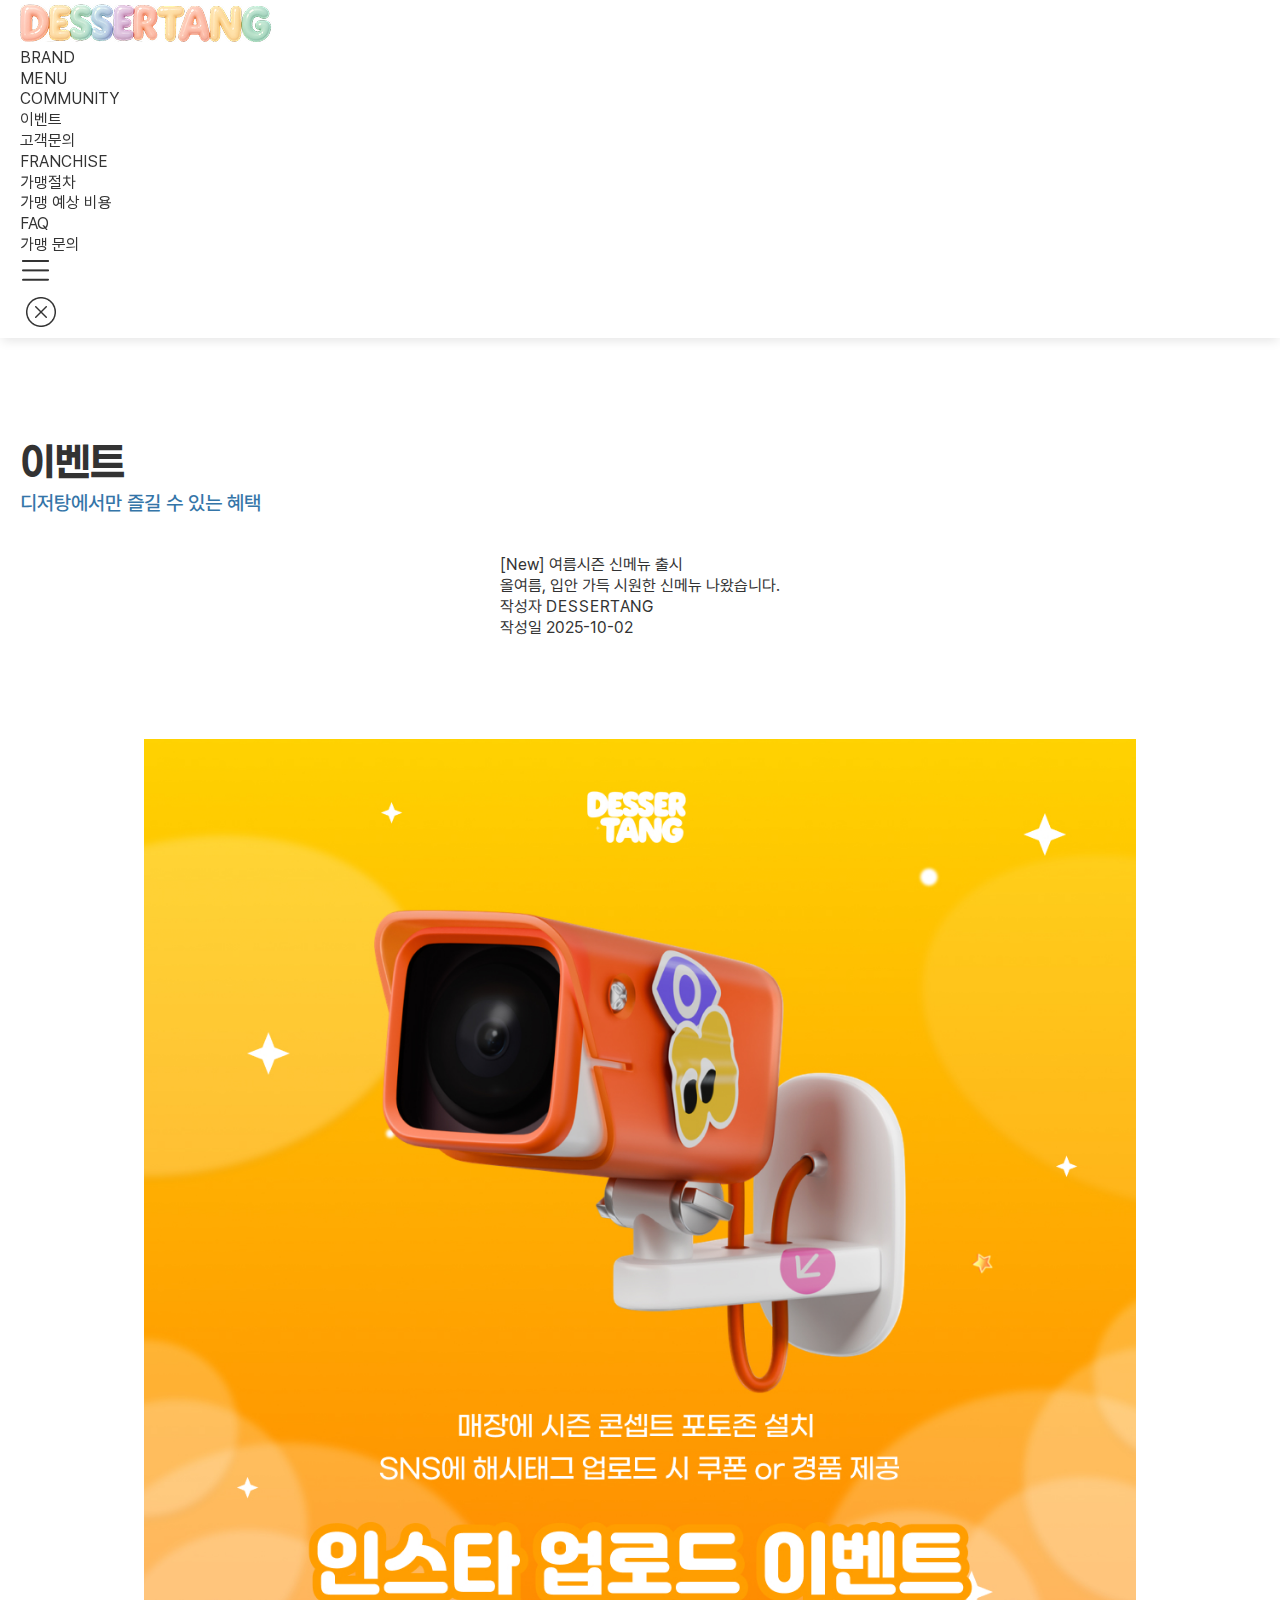
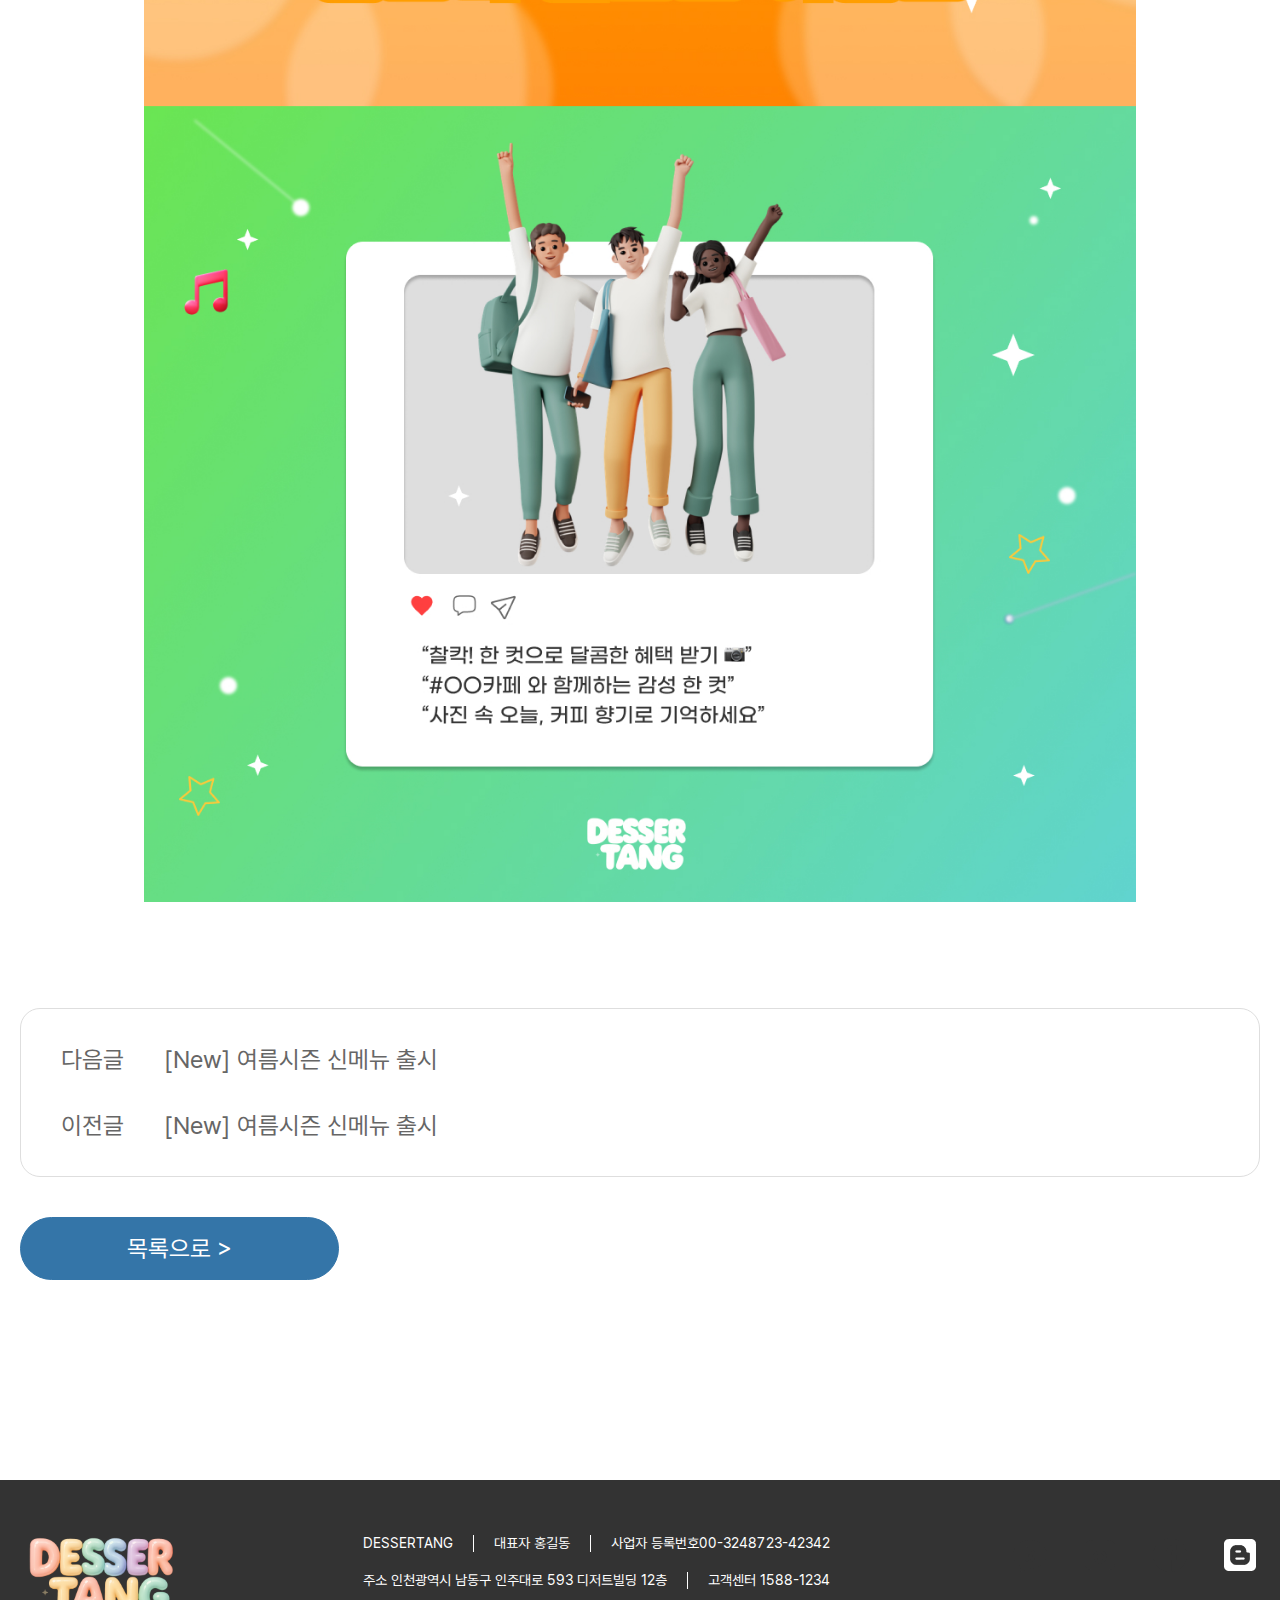
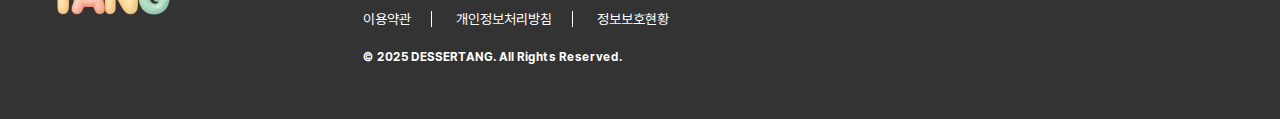
<file: event-detail.html>
<!DOCTYPE html>
<html lang="ko">
<head>
    <meta charset="UTF-8">
    <meta name="viewport" content="width=device-width, initial-scale=1.0">
    <title>event-detail</title>
    <link rel="stylesheet" href="./assets/css/reset.css">
    <link href="https://unpkg.com/aos@2.3.1/dist/aos.css" rel="stylesheet">
    <link rel="stylesheet" href="./assets/css/style.css">
</head>
<body>
    <header class="header">
            <div class="container header__container">
                <div class="header__logo">
                    <a href="index.html">
                        <img src="./assets/images/header-logo.png" alt="디저탕">
                    </a>
                </div>

                <nav>
                    <ul class="header__menu">
                        <li class="header__menu__list">
                            <a href="./brand.html">
                                BRAND
                            </a>
                        </li>
                        <li class="header__menu__list">
                            <a href="./menu.html">
                                MENU
                            </a>
                        </li>
                        <li class="header__menu__list">
                            <a href="./event.html">
                                COMMUNITY
                            </a>
                            <ul class="header__menu__list__sub">
                                <li>
                                    <a href="./event.html">이벤트</a>
                                </li>
                                <li>
                                    <a href="./contact.html">고객문의</a>
                                </li>
                            </ul>
                        </li>
                        <li class="header__menu__list">
                            <a href="#">
                                FRANCHISE
                            </a>
                            <ul class="header__menu__list__sub">
                                <li>
                                    <a href="#">가맹절차</a>
                                </li>
                                <li>
                                    <a href="#">가맹 예상 비용</a>
                                </li>
                                <li>
                                    <a href="#">FAQ</a>
                                </li>
                                <li>
                                    <a href="./contact.html">가맹 문의</a>
                                </li>
                            </ul>
                        </li>
                    </ul>
                </nav>

                <div class="header__hamburger__btn">
                    <a href="#">
                        <img src="./assets/images/hamburger-btn.png" alt="햄버거 버튼">
                    </a>
                </div>
                <div class="header__hamburger__close">
                    <a href="#">
                        <img src="./assets/images/hamburger-close-btn.png" alt="햄버거 닫힘 버튼">
                    </a>
                </div>
            </div>
        </header>
    
    <main>
        <section class="section section__bottom event__sub">
            <div class="container">
                <div class="event__container__title">
                    <h2>이벤트</h2>
                    <p class="ticomg">
                        디저탕에서만 즐길 수 있는 혜택
                    </p>
                </div>
                <div class="event__sub__wrap">
                    <div class="event__sub__content">
                        <div class="event__sub__content__title">
                            <h3>
                                [New]  여름시즌 신메뉴 출시
                            </h3>
                            <p>올여름, 입안 가득 시원한 신메뉴 나왔습니다.</p>
                        </div>
                        <div class="event__sub__content__desc">
                            <p>작성자 DESSERTANG</p>
                            <p>작성일 2025-10-02</p>
                        </div>
                    </div>
                    <div class="event__sub__banner">
                        <img src="./assets/images/event_banner01.jpg" alt="이벤트 배너">
                    </div>
                    <div class="event__sub__nav">
                        <div class="event__sub__nav__next">
                            <a href="#">
                                <h4>다음글</h4>
                                <p>[New]  여름시즌 신메뉴 출시</p>
                            </a>
                        </div>
                        <div class="event__sub__nav__prev">
                            <a href="#">
                                <h4>이전글</h4>
                                <p>[New]  여름시즌 신메뉴 출시</p>
                            </a>
                        </div>
                    </div>
                </div>
                <button class="btn">
                    <a href="./event.html">목록으로 ></a>
                </button>
            </div>
        </section>
    </main>





    <footer class="footer">
            <div class="footer__inner container">
                <div class="footer__logo">
                    <a href="./index.html">
                        <img src="./assets/images/logo.png" alt="디저탕">
                    </a>
                </div>

                <div class="footer__center">
                    <div class="footer__center__info">
                        <p>DESSERTANG</p>
                        <p>대표자 홍길동</p>
                        <p>사업자 등록번호00-3248723-42342</p>
                    </div>
                    <div class="footer__center__address">
                        <p>
                            주소 인천광역시 남동구 인주대로 593 디저트빌딩 12층
                        </p>
                        <p>고객센터 1588-1234</p>
                    </div>
                    <div class="footer__center__privacy">
                        <a href="#">이용약관</a>
                        <a href="#">개인정보처리방침</a>
                        <a href="#">정보보호현황</a>
                    </div>
                    <div class="footer__center__copyright">
                        <p>
                            © 2025 DESSERTANG. All Rights Reserved.
                        </p>
                    </div>
                </div>

                <div class="footer__right">
                    <ul class="footer__sns">
                        <li>
                            <a href="#" class="footer__sns__link">
                                <img src="./assets/images/footer-kakao.png" alt="카카오톡">
                            </a>
                        </li>
                        <li>
                            <a href="#" class="footer__sns__link">
                                <img src="./assets/images/footer-insta.png" alt="인스타그램">
                            </a>
                        </li>
                        <li>
                            <a href="#" class="footer__sns__link">
                                <img src="./assets/images/footer-facebook.png" alt="페이스북">
                            </a>
                        </li>
                        <li>
                            <a href="#" class="footer__sns__link">
                                <img src="./assets/images/footer-blog.png" alt="블로그">
                            </a>
                        </li>

                    </ul>
                </div>
            </div>
    </footer>


    <script src="https://unpkg.com/aos@2.3.1/dist/aos.js"></script>
    <script>
        AOS.init();
    </script>
    <script src="./assets/script/jquery-3.7.1.min.js"></script>
    <script src="./assets/script/script.js"></script>
</body>
</html>
</file>
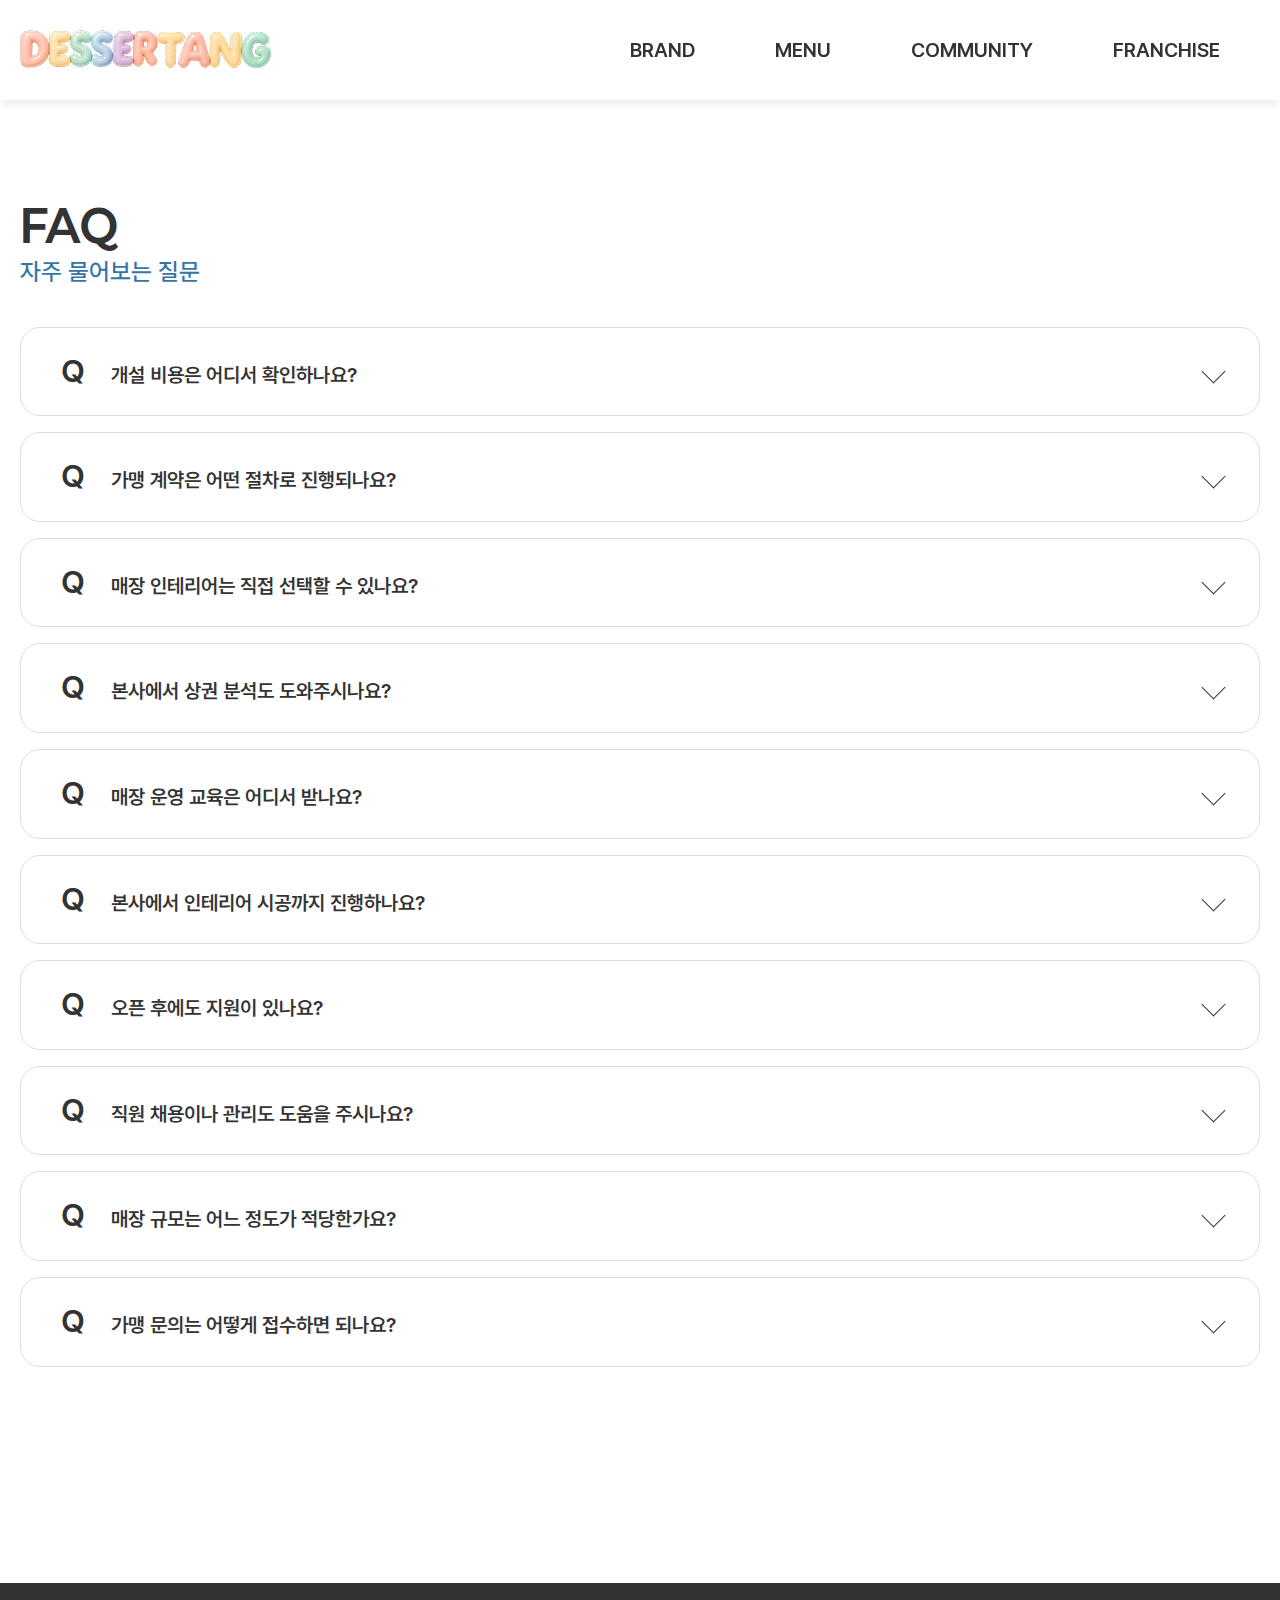
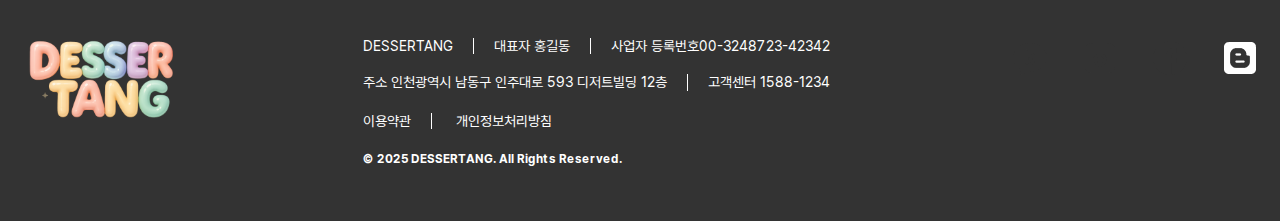
<file: FAQ.html>
<!DOCTYPE html>
<html lang="ko">
<head>
    <meta charset="UTF-8">
    <meta name="viewport" content="width=device-width, initial-scale=1.0">
    <title>FAQ</title>

    <link rel="icon" href="./assets/images/favicon_io/favicon.ico" type="image/x-icon">

    <link rel="icon" type="image/png" sizes="32x32" href="./assets/images/favicon_io/favicon-32x32.png">
    <link rel="icon" type="image/png" sizes="16x16" href="./assets/images/favicon_io/favicon-16x16.png">

    <link rel="apple-touch-icon" sizes="180x180" href="./assets/images/favicon_io/apple-touch-icon.png">

    <link rel="manifest" href="./assets/images/favicon_io/manifest.json">

    <meta property="og:title" content="디저탕 - 달콤한 디저트의 향연" />
    <meta property="og:description" content="당신의 하루를 달콤하게, 디저탕과 함께해요 🍰" />
    <meta property="og:image" content="https://dessertang.netlify.app/assets/images/og-img.jpg" />
    <meta property="og:url" content="https://dessertang.netlify.app/" />
    <meta property="og:type" content="website" />
    <meta property="og:image:width" content="1200" />
    <meta property="og:image:height" content="630" />

    <link rel="stylesheet" href="./assets/css/reset.css">
    <link href="https://unpkg.com/aos@2.3.1/dist/aos.css" rel="stylesheet">
    <link rel="stylesheet" href="./assets/css/style.css">
</head>
<body>
    <header class="header">
            <div class="container">
                <div class="header__wrapper">
                    <div class="logo">
                        <a href="index.html">
                            <img src="./assets/images/header-logo.png" alt="디저탕">
                        </a>
                    </div>
                    <nav class="nav">
                    <ul>
                        <li class="nav__link">
                            <a href="./brand.html">
                                BRAND
                            </a>
                        </li>
                        <li class="nav__link">
                            <a href="./menu.html">
                                MENU
                            </a>
                        </li>
                        <li class="nav__link">
                            <a href="./event.html">
                                COMMUNITY
                            </a>
                        <div class="menu__icon"></div>
                        <div class="sub__menu">
                            <ul>
                                <li><a href="./event.html">이벤트</a></li>
                                <li><a href="./contact.html?tab=1">고객문의</a></li>
                            </ul>
                        </div>
                        </li>
                        <li class="nav__link">
                            <a href="./process.html">
                                FRANCHISE
                            </a>
                            <div class="menu__icon"></div>
                            <div class="sub__menu">
                            <ul>
                                <li>
                                    <a href="./process.html">가맹절차</a>
                                </li>
                                <li>
                                    <a href="./costlist.html">가맹 예상 비용</a>
                                </li>
                                <li>
                                    <a href="./FAQ.html">FAQ</a>
                                </li>
                                <li>
                                    <a href="./contact.html?tab=2">가맹 문의</a>
                                </li>
                            </ul>
                            </div>
                        </li>
                    </ul>
                    </nav>
                    <div class="hamburger__menu">
                        <span></span>
                        <span></span>
                        <span></span>
                    </div>
                </div>
            </div>
    </header>


    <main>
        <section class="section section__bottom faq">
            <div class="container">
                <div class="point__text">
                    <div class="point__title">
                        <h2>FAQ</h2>
                    </div>
                    <div class="point__subtitle ticomg">
                        <p>자주 물어보는 질문</p>
                    </div>
                </div>

                <div class="faq__list">
                    <div class="faq__list__item">
                        <input class="faq__list__item__trigger" id="faq__list__item01" type="checkbox" />
                        <label class="faq__list__item__title" for="faq__list__item01">
                            <h3>
                                <span>Q</span>
                                개설 비용은 어디서 확인하나요? 
                            </h3>
                        </label>
                        <div class="faq__list__item__wrapper">
                            <div class="faq__list__item__wrapper__content">
                                <span>A</span>
                                         
                                <p>
                                    홈페이지 예상 가맹비용 부분에서 대략적으로 <br>
                                    확인 가능하시며  상권 및 점포 크기에 따라 <br>
                                    변동 가능성 농후합니다. <br>
                                    또한, 운영비(임대료, 인건비 등)는 별도로 측정됩니다. <br>
                                    자세한 비용은 문의 남겨주시면 견적 뽑아드리고 있습니다.
                                </p>
                            </div>
                        </div>
                    </div>

                </div>
                <div class="faq__list">
                    <div class="faq__list__item">
                        <input class="faq__list__item__trigger" id="faq__list__item02" type="checkbox" />
                        <label class="faq__list__item__title" for="faq__list__item02">
                            <h3>
                                <span>Q</span>
                                가맹 계약은 어떤 절차로 진행되나요? 
                            </h3>
                        </label>
                        <div class="faq__list__item__wrapper">
                            <div class="faq__list__item__wrapper__content">
                                <span>A</span>
                                         
                                <p>
                                    가맹 상담 → 상권 분석 → 점포 확정 → <br>
                                    본사 계약 순으로 진행됩니다.<br> 
                                    계약 이후 인테리어와 교육 일정이 이어지며,<br> 
                                    전체 기간은 평균 1~2개월 정도 소요됩니다.
                                </p>
                            </div>
                        </div>
                    </div>

                </div>
                <div class="faq__list">
                    <div class="faq__list__item">
                        <input class="faq__list__item__trigger" id="faq__list__item03" type="checkbox" />
                        <label class="faq__list__item__title" for="faq__list__item03">
                            <h3>
                                <span>Q</span>
                                매장 인테리어는 직접 선택할 수 있나요? 
                            </h3>
                        </label>
                        <div class="faq__list__item__wrapper">
                            <div class="faq__list__item__wrapper__content">
                                <span>A</span>
                                         
                                <p>
                                    전체적인 콘셉트는 브랜드 통일성을 위해 <br> 
                                    본사 가이드라인을 기준으로 합니다.<br>
                                    단, 일부 포인트 색상이나 소품은<br>
                                    가맹점주님 의견에 따라 조정 가능합니다.
                                </p>
                            </div>
                        </div>
                    </div>

                </div>
                <div class="faq__list">
                    <div class="faq__list__item">
                        <input class="faq__list__item__trigger" id="faq__list__item04" type="checkbox" />
                        <label class="faq__list__item__title" for="faq__list__item04">
                            <h3>
                                <span>Q</span>
                                본사에서 상권 분석도 도와주시나요?
                            </h3>
                        </label>
                        <div class="faq__list__item__wrapper">
                            <div class="faq__list__item__wrapper__content">
                                <span>A</span>
                                         
                                <p>
                                    가맹 문의 단계부터 상권분석팀이 직접 <br>
                                    유동 인구, 경쟁 매장, 접근성 등을<br> 
                                    정밀하게 검토해드립니다. <br> 
                                    결과를 기반으로 최적의 입지를 제안해드립니다.
                                </p>
                            </div>
                        </div>
                    </div>

                </div>
                <div class="faq__list">
                    <div class="faq__list__item">
                        <input class="faq__list__item__trigger" id="faq__list__item05" type="checkbox" />
                        <label class="faq__list__item__title" for="faq__list__item05">
                            <h3>
                                <span>Q</span>
                                매장 운영 교육은 어디서 받나요? 
                            </h3>
                        </label>
                        <div class="faq__list__item__wrapper">
                            <div class="faq__list__item__wrapper__content">
                                <span>A</span>
                                         
                                <p>
                                    신규 가맹점주는 오픈 전 본사 교육센터에서 <br>
                                    약 3일간 기본 운영 및 조리 교육을 진행합니다. <br>
                                    교육 이후 오픈 시점에는 <br> 
                                    전담 슈퍼바이저가 현장 지원도 함께합니다.
                                </p>
                            </div>
                        </div>
                    </div>

                </div>
                <div class="faq__list">
                    <div class="faq__list__item">
                        <input class="faq__list__item__trigger" id="faq__list__item06" type="checkbox" />
                        <label class="faq__list__item__title" for="faq__list__item06">
                            <h3>
                                <span>Q</span>
                                본사에서 인테리어 시공까지 진행하나요? 
                            </h3>
                        </label>
                        <div class="faq__list__item__wrapper">
                            <div class="faq__list__item__wrapper__content">
                                <span>A</span>
                                         
                                <p>
                                    네, 본사 지정 협력 시공업체를 통해 <br>
                                    디저탕 매장 표준 공정으로 진행됩니다. <br>
                                    시공 품질과 일정 관리를 위해 <br> 
                                    외부 업체의 임의 시공은 제한됩니다.
                                </p>
                            </div>
                        </div>
                    </div>

                </div>
                <div class="faq__list">
                    <div class="faq__list__item">
                        <input class="faq__list__item__trigger" id="faq__list__item07" type="checkbox" />
                        <label class="faq__list__item__title" for="faq__list__item07">
                            <h3>
                                <span>Q</span>
                                오픈 후에도 지원이 있나요? 
                            </h3>
                        </label>
                        <div class="faq__list__item__wrapper">
                            <div class="faq__list__item__wrapper__content">
                                <span>A</span>
                                         
                                <p>
                                    오픈 후에도 슈퍼바이저가 정기적으로 <br> 
                                    매장을 방문해 운영, 매출, 위생 등을 <br> 
                                    체크하고 개선점을 안내드립니다. <br> 
                                    또한 신메뉴 출시 시 별도 교육도 지원합니다.
                                </p>
                            </div>
                        </div>
                    </div>

                </div>
                <div class="faq__list">
                    <div class="faq__list__item">
                        <input class="faq__list__item__trigger" id="faq__list__item08" type="checkbox" />
                        <label class="faq__list__item__title" for="faq__list__item08">
                            <h3>
                                <span>Q</span>
                                직원 채용이나 관리도 도움을 주시나요?
                            </h3>
                        </label>
                        <div class="faq__list__item__wrapper">
                            <div class="faq__list__item__wrapper__content">
                                <span>A</span>
                                         
                                <p>
                                    채용은 점주님이 직접 진행하시지만, <br>
                                    본사에서 표준 근로계약서, 매뉴얼, <br> 
                                    면접 가이드 등 기본 자료를 제공합니다. <br>
                                    직원 교육 또한 영상 자료로 지원됩니다.
                                </p>
                            </div>
                        </div>
                    </div>

                </div>
                <div class="faq__list">
                    <div class="faq__list__item">
                        <input class="faq__list__item__trigger" id="faq__list__item09" type="checkbox" />
                        <label class="faq__list__item__title" for="faq__list__item09">
                            <h3>
                                <span>Q</span>
                                매장 규모는 어느 정도가 적당한가요? 
                            </h3>
                        </label>
                        <div class="faq__list__item__wrapper">
                            <div class="faq__list__item__wrapper__content">
                                <span>A</span>
                                         
                                <p>
                                    기본형 기준으로는 약 15~20평을 권장드립니다. <br> 
                                    좌석 수와 메뉴 구성에 따라 달라질 수 있으며, <br> 
                                    테이크아웃 중심 매장은 더 작게도 가능합니다.
                                </p>
                            </div>
                        </div>
                    </div>

                </div>
                <div class="faq__list">
                    <div class="faq__list__item">
                        <input class="faq__list__item__trigger" id="faq__list__item10" type="checkbox" />
                        <label class="faq__list__item__title" for="faq__list__item10">
                            <h3>
                                <span>Q</span>
                                가맹 문의는 어떻게 접수하면 되나요? 
                            </h3>
                        </label>
                        <div class="faq__list__item__wrapper">
                            <div class="faq__list__item__wrapper__content">
                                <span>A</span>
                                         
                                <p>
                                    홈페이지 내 ‘가맹 문의’ 메뉴를 통해 <br>
                                    간단한 정보를 남겨주시면 담당자가 연락드립니다. <br> 
                                    또는 대표번호로 문의하시면<br> 
                                    1:1 맞춤 상담을 바로 진행해드립니다.
                                </p>
                            </div>
                        </div>
                    </div>

                </div>
                
                
            </div>
        </section>
    </main>
    

    <footer class="footer">
            <div class="footer__inner container">
                <div class="footer__logo">
                    <a href="./index.html">
                        <img src="./assets/images/logo.png" alt="디저탕">
                    </a>
                </div>

                <div class="footer__center">
                    <div class="footer__center__info">
                        <p>DESSERTANG</p>
                        <p>대표자 홍길동</p>
                        <p>사업자 등록번호00-3248723-42342</p>
                    </div>
                    <div class="footer__center__address">
                        <p>
                            주소 인천광역시 남동구 인주대로 593 디저트빌딩 12층
                        </p>
                        <p>고객센터 1588-1234</p>
                    </div>
                    <div class="footer__center__privacy">
                        <a href="#" class="open__terms">이용약관</a>
                        <a href="#" class="open__privacy">개인정보처리방침</a>
                       
                    </div>
                    <div class="footer__center__copyright">
                        <p>
                            © 2025 DESSERTANG. All Rights Reserved.
                        </p>
                    </div>
                </div>

                <div class="footer__right">
                    <ul class="footer__sns">
                        <li>
                            <a href="https://www.kakaocorp.com/page/" class="footer__sns__link">
                                <img src="./assets/images/footer-kakao.png" alt="카카오톡">
                            </a>
                        </li>
                        <li>
                            <a href="https://www.instagram.com/" class="footer__sns__link">
                                <img src="./assets/images/footer-insta.png" alt="인스타그램">
                            </a>
                        </li>
                        <li>
                            <a href="https://www.facebook.com/?locale=ko_KR" class="footer__sns__link">
                                <img src="./assets/images/footer-facebook.png" alt="페이스북">
                            </a>
                        </li>
                        <li>
                            <a href="https://section.blog.naver.com/BlogHome.naver?directoryNo=0&currentPage=1&groupId=0" class="footer__sns__link">
                                <img src="./assets/images/footer-blog.png" alt="블로그">
                            </a>
                        </li>

                    </ul>
                </div>
            </div>
    </footer>
    <div class="modal">
            <div class="modal__terms">
                <div class="modal__content">
                    <button class="close__btn close__terms">
                        <img src="./assets/images/hamburger-close-btn.png" alt="닫기 버튼">
                    </button>
                    <h2>이용약관</h2>
                    <div class="modal__scroll">
                        <p>
                            제1조(목적)<br>
                            이 약관은 [사업자 명을 입력해주세요!] (이하 “회사”라 한다)가 운영하는 [서비스명을 입력해주세요!](이하 “서비스”이라 한다)에서 제공하는 인터넷 관련 서비스를 이용함에 있어 서비스와 이용자의 권리, 의무 및 책임사항을 규정함을 목적으로 합니다.<br>
                            ※「PC통신, 무선 등을 이용하는 전자상거래에 대해서도 그 성질에 반하지 않는 한 이 약관을 준용합니다.」<br><br>

                            제2조(정의)<br>
                            ① “서비스”란 “회사”가 재화 또는 용역(이하 “재화 등”이라 함)을 이용자에게 제공하기 위하여 컴퓨터 등 정보통신설비를 이용하여 재화 등을 거래할 수 있도록 설정한 가상의 영업장을 말하며, 아울러 서비스를 운영하는 사업자의 의미로도 사용합니다.<br>
                            ② “이용자”란 “서비스”에 접속하여 이 약관에 따라 “서비스”이 제공하는 서비스를 받는 회원 및 비회원을 말합니다.<br>
                            ③ “회원”이라 함은 “서비스”에 회원등록을 한 자로서, 계속적으로 “서비스”이 제공하는 서비스를 이용할 수 있는 자를 말합니다.<br>
                            ④ “비회원”이라 함은 회원에 가입하지 않고 “서비스”이 제공하는 서비스를 이용하는 자를 말합니다.<br>
                            ⑤ “콘텐츠”라 함은 회사가 제공하는 서비스와 관련되어 게시한 내용물 일체를 의미합니다.<br>
                            ⑥ “유료서비스”라 함은 “회사”가 유료로 제공하는 콘텐츠, 상품 및 제반 서비스를 의미합니다.<br><br>

                            제3조(약관 등의 명시와 설명 및 개정)<br>
                            ① “서비스”는 이 약관의 내용과 상호 및 대표자 성명, 영업소 소재지 주소(소비자의 불만을 처리할 수 있는 곳의 주소를 포함), 전화번호.모사전송번호.전자우편주소, 사업자등록번호, 통신판매업 신고번호, 개인정보보호책임자 등을 이용자가 쉽게 알 수 있도록 “서비스”의 초기 서비스화면(전면)에 게시합니다. 다만, 약관의 내용은 이용자가 연결화면을 통하여 볼 수 있도록 할 수 있습니다.<br>
                            ② “서비스”는 이용자가 약관에 동의하기에 앞서 약관에 정하여져 있는 내용 중 청약철회.배송책임.환불조건 등과 같은 중요한 내용을 이용자가 이해할 수 있도록 별도의 연결화면 또는 팝업화면 등을 제공하여 이용자의 확인을 구하여야 합니다.<br>
                            ③ “서비스”는 관련 법을 위배하지 않는 범위에서 이 약관을 개정할 수 있습니다.<br>
                            ④ “서비스”가 약관을 개정할 경우에는 적용일자 및 개정사유를 명시하여 현행약관과 함께 서비스의 초기화면에 그 적용일자 7일 이전부터 적용일자 전일까지 공지합니다. 다만, 이용자에게 불리하게 약관내용을 변경하는 경우에는 최소한 30일 이상의 사전 유예기간을 두고 공지합니다. 이 경우 “서비스”는 개정 전 내용과 개정 후 내용을 명확하게 비교하여 이용자가 알기 쉽도록 표시합니다.<br>
                            ⑤ “서비스”가 약관을 개정할 경우에는 그 개정약관은 그 적용일자 이후에 체결되는 계약에만 적용되고 그 이전에 이미 체결된 계약에 대해서는 개정 전의 약관조항이 그대로 적용됩니다. 다만 이미 계약을 체결한 이용자가 개정약관 조항의 적용을 받기를 원하는 뜻을 제3항에 의한 개정약관의 공지기간 내에 “서비스”에 송신하여 “서비스”의 동의를 받은 경우에는 개정약관 조항이 적용됩니다.<br>
                            ⑥ 이 약관에서 정하지 아니한 사항과 이 약관의 해석에 관하여는 관련 법령 또는 상관례에 따릅니다.<br><br>

                            제4조(서비스의 제공 및 변경)<br>
                            ① “서비스”는 다음과 같은 업무를 수행합니다.<br>
                            1. 재화 또는 용역, 콘텐츠에 대한 정보 제공 및 구매계약의 체결<br>
                            2. 구매계약이 체결된 재화 또는 용역의 배송 및 제공<br>
                            3. 기타 “서비스”가 정하는 업무<br>
                            ② “서비스”는 재화 또는 용역의 품절 또는 기술적 사양의 변경 등의 경우에는 장차 체결되는 계약에 의해 제공할 재화 또는 용역의 내용을 변경할 수 있습니다. 이 경우에는 변경된 재화 또는 용역의 내용 및 제공일자를 명시하여 현재의 재화 또는 용역의 내용을 게시한 곳에 즉시 공지합니다.<br>
                            ③ “서비스”가 제공하기로 이용자와 계약을 체결한 서비스의 내용을 재화 등의 품절 또는 기술적 사양의 변경 등의 사유로 변경할 경우에는 그 사유를 이용자에게 통지 가능한 주소로 즉시 통지합니다.<br>
                            ④ 전항의 경우 “서비스”는 이로 인하여 이용자가 입은 손해를 배상합니다. 다만, “서비스”가 고의 또는 과실이 없음을 입증하는 경우에는 그러하지 아니합니다.<br><br>

                            제5조(서비스의 중단)<br>
                            ① “서비스”는 컴퓨터 등 정보통신설비의 보수점검.교체 및 고장, 통신의 두절 등의 사유가 발생한 경우에는 서비스의 제공을 일시적으로 중단할 수 있습니다.<br>
                            ② “서비스”는 제1항의 사유로 서비스의 제공이 일시적으로 중단됨으로 인하여 이용자 또는 제3자가 입은 손해에 대하여 배상합니다. 단, “서비스”가 고의 또는 과실이 없음을 입증하는 경우에는 그러하지 아니합니다.<br>
                            ③ 사업종목의 전환, 사업의 포기, 업체 간의 통합 등의 이유로 서비스를 제공할 수 없게 되는 경우에는 “서비스”가 제8조에 정한 방법으로 이용자에게 통지하고 당초 “서비스”에서 제시한 조건에 따라 소비자에게 보상합니다. 다만, “서비스”가 보상기준 등을 고지하지 아니한 경우에는 이용자들의 마일리지 또는 적립금 등을 “서비스”에서 통용되는 통화가치에 상응하는 현물 또는 현금으로 이용자에게 지급합니다.<br><br>

                            제6조(회원가입)<br>
                            ① 이용자는 “서비스”가 정한 가입 양식에 따라 회원정보를 기입한 후 이 약관에 동의한다는 의사표시를 함으로서 회원가입을 신청합니다.<br>
                            ② “서비스”는 제1항과 같이 회원으로 가입할 것을 신청한 이용자 중 다음 각 호에 해당하지 않는 한 회원으로 등록합니다.<br>
                            1. 가입신청자가 이 약관 제7조제3항에 의하여 이전에 회원자격을 상실한 적이 있는 경우, 다만 제7조제3항에 의한 회원자격 상실 후 3년이 경과한 자로서 “서비스”의 회원재가입 승낙을 얻은 경우에는 예외로 한다.<br>
                            2. 등록 내용에 허위, 기재누락, 오기가 있는 경우<br>
                            3. 기타 회원으로 등록하는 것이 “서비스”의 기술상 현저히 지장이 있다고 판단되는 경우<br>
                            ③ 회원가입계약의 성립 시기는 “서비스”의 승낙이 회원에게 도달한 시점으로 합니다.<br>
                            ④ 회원은 회원가입 시 등록한 사항에 변경이 있는 경우, 상당한 기간 이내에 “서비스”에 접속하여 회원정보 수정 등의 방법으로 그 변경사항을 알려야 합니다.<br><br>

                            제7조(회원 탈퇴 및 자격 상실 등)<br>
                            ① 회원은 “서비스”에 언제든지 탈퇴를 요청할 수 있으며 “서비스”는 즉시 회원탈퇴를 처리합니다.<br>
                            ② 회원이 다음 각 호의 사유에 해당하는 경우, “서비스”는 회원자격을 제한 및 정지시킬 수 있습니다.<br>
                            1. 가입 신청 시에 허위 내용을 등록한 경우<br>
                            2. “서비스”를 이용하여 구입한 재화 등의 대금, 기타 “서비스” 이용에 관련하여 회원이 부담하는 채무를 기일에 지급하지 않는 경우<br>
                            3. 다른 사람의 “서비스” 이용을 방해하거나 그 정보를 도용하는 등 “서비스” 및 전자상거래 질서를 위협하는 경우<br>
                            4. “서비스”을 이용하여 법령 또는 이 약관이 금지하거나 공서양속에 반하는 행위를 하는 경우<br>
                            ③ “서비스”가 회원 자격을 제한.정지 시킨 후, 동일한 행위가 2회 이상 반복되거나 30일 이내에 그 사유가 시정되지 아니하는 경우 “서비스”은 회원자격을 상실시킬 수 있습니다.<br>
                            ④ “서비스”가 회원자격을 상실시키는 경우에는 회원등록을 말소합니다. 이 경우 회원에게 이를 통지하고, 회원등록 말소 전에 최소한 30일 이상의 기간을 정하여 소명할 기회를 부여합니다.<br><br>
                        </p>
                    </div>
                </div>
            </div>
            <div class="modal__privacy">
                <div class="modal__content">
                    <button class="close__btn close__privacy">
                        <img src="./assets/images/hamburger-close-btn.png" alt="닫기 버튼">
                    </button>
                    <h2>개인정보 처리방침</h2>
                    <div class="modal__scroll">
                        <p>
                            디저탕(이하 "회사")은 이용자의 개인정보를 중요시하며, 「개인정보 보호법」 등 관련 법령을 준수합니다.<br><br>
        
                            1. <strong>수집하는 개인정보 항목</strong><br>
                            - 이름, 연락처, 이메일, 문의 내용 등 서비스 이용 시 필요한 최소한의 정보만 수집합니다.<br><br>
        
                            2. <strong>개인정보의 수집 및 이용 목적</strong><br>
                            - 고객 문의 응대, 서비스 제공 및 개선, 공지사항 전달을 위해 사용합니다.<br><br>
        
                            3. <strong>개인정보의 보유 및 이용기간</strong><br>
                            - 수집된 개인정보는 이용 목적이 달성된 후 즉시 파기합니다.<br>
                            - 단, 관련 법령에 따라 보존이 필요한 경우에는 정해진 기간 동안 보관합니다.<br><br>
        
                            4. <strong>개인정보의 제3자 제공 및 위탁</strong><br>
                            - 회사는 이용자의 동의 없이 개인정보를 외부에 제공하지 않습니다.<br>
                            - 서비스 운영상 필요한 경우, 위탁업체를 지정하며 그 사실을 고지합니다.<br><br>
        
                            5. <strong>이용자 및 법정대리인의 권리</strong><br>
                            - 이용자는 언제든지 개인정보 열람, 정정, 삭제를 요청할 수 있습니다.<br><br>
        
                            6. <strong>개인정보의 파기 절차 및 방법</strong><br>
                            - 목적 달성 후 즉시 파기하며, 전자 파일은 복구 불가능한 방법으로 삭제합니다.<br><br>
        
                            7. <strong>개인정보 보호책임자</strong><br>
                            - 담당자: 홍길동<br>
                            - 이메일: help@deuktemdan.com<br>
                            - 전화번호: 02-1234-5678<br><br>
        
                            본 방침은 2025년 10월 1일부터 시행됩니다.
                        </p>
                    </div>
                </div>
            </div>

    </div>

    <script src="https://unpkg.com/aos@2.3.1/dist/aos.js"></script>
    <script>
        AOS.init();
    </script>
    <script src="./assets/script/jquery-3.7.1.min.js"></script>
    <script src="./assets/script/script.js"></script>
</body>
</html>
</file>
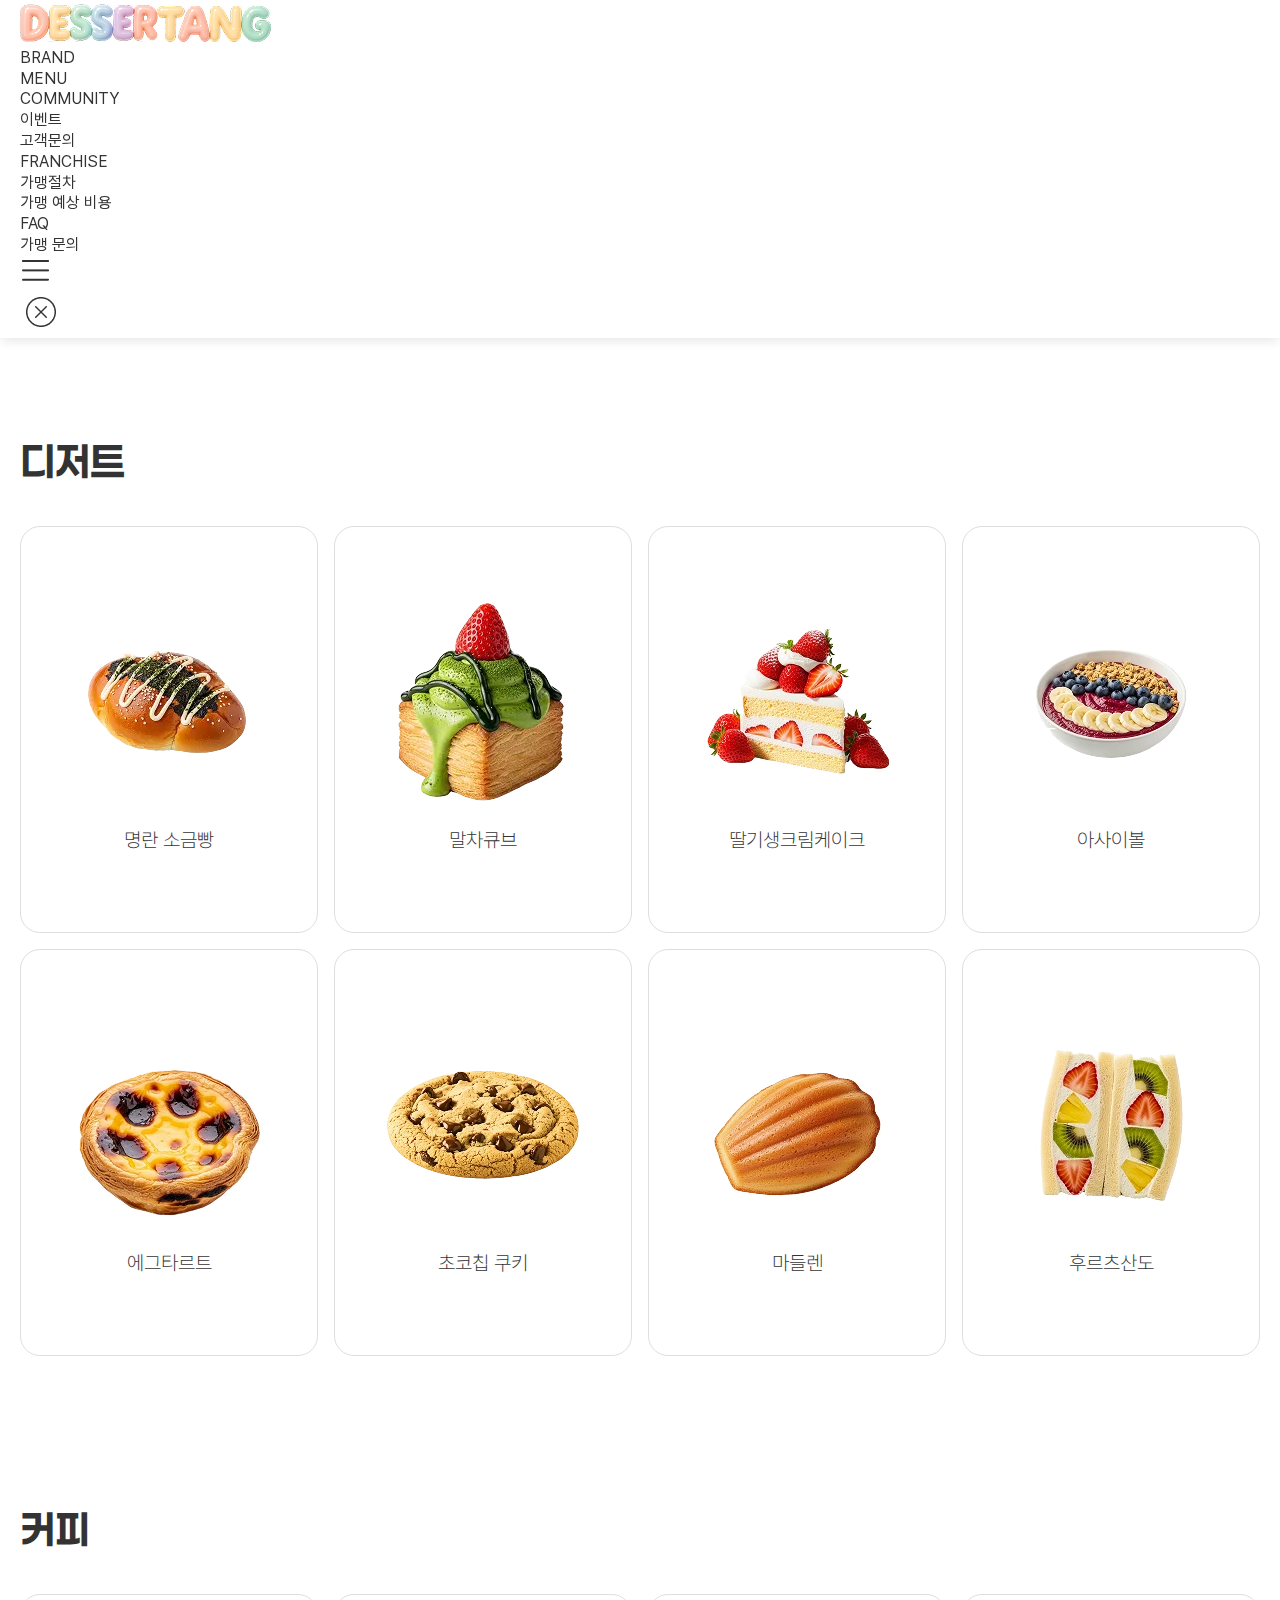
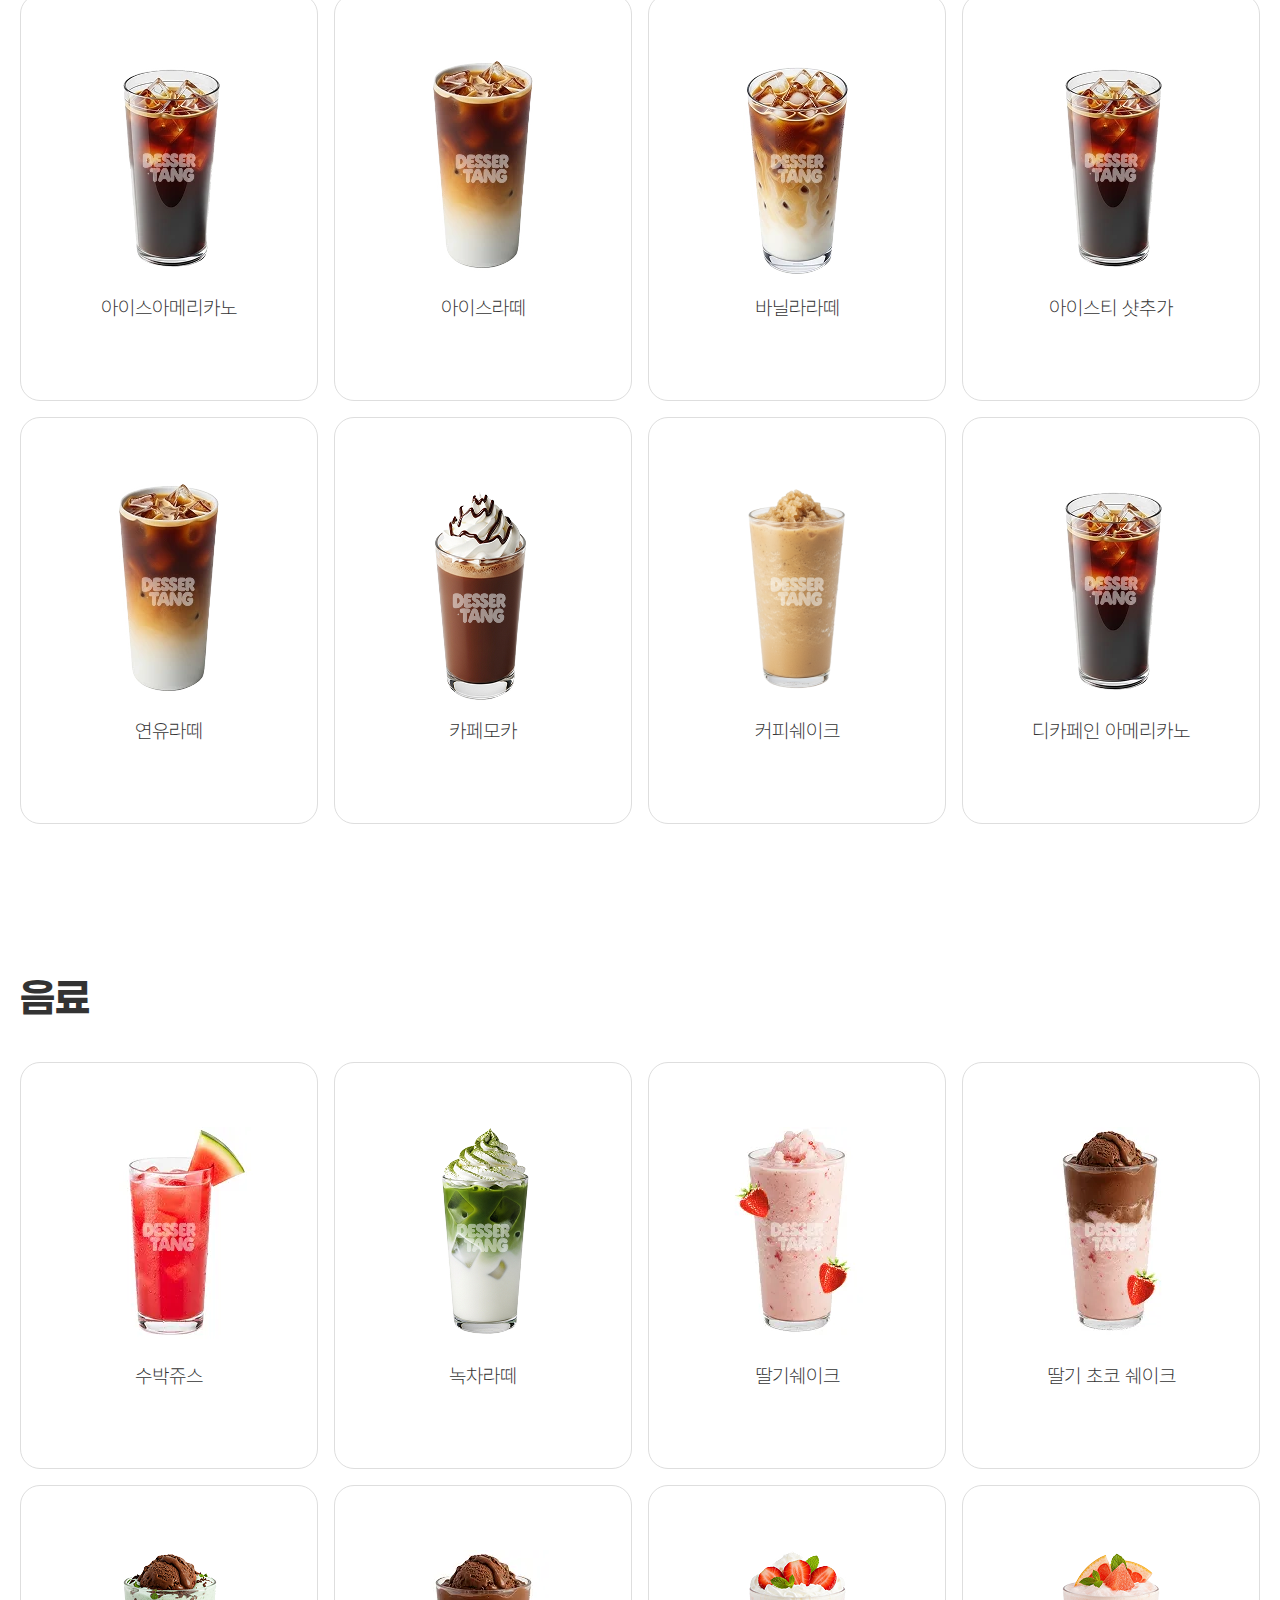
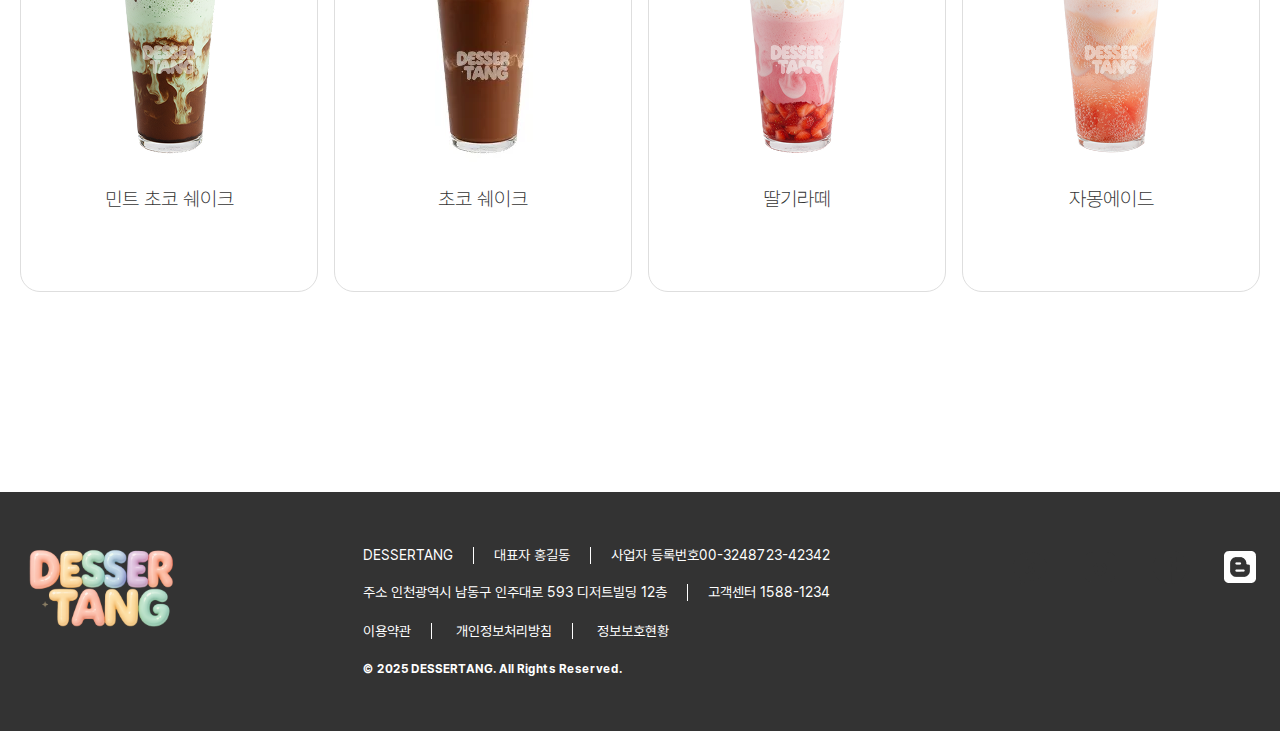
<file: menu.html>
<!DOCTYPE html>
<html lang="ko">
<head>
    <meta charset="UTF-8">
    <meta name="viewport" content="width=device-width, initial-scale=1.0">
    <title>Menu</title>
    <link rel="stylesheet" href="./assets/css/reset.css">
    <link href="https://unpkg.com/aos@2.3.1/dist/aos.css" rel="stylesheet">
    <link rel="stylesheet" href="./assets/css/style.css">
</head>
<body>
    <header class="header">
            <div class="container header__container">
                <div class="header__logo">
                    <a href="/index.html">
                        <img src="./assets/images/header-logo.png" alt="디저탕">
                    </a>
                </div>

                <nav>
                    <ul class="header__menu">
                        <li class="header__menu__list">
                            <a href="./brand.html">
                                BRAND
                            </a>
                        </li>
                        <li class="header__menu__list">
                            <a href="./menu.html">
                                MENU
                            </a>
                        </li>
                        <li class="header__menu__list">
                            <a href="#">
                                COMMUNITY
                            </a>
                            <ul class="header__menu__list__sub">
                                <li>
                                    <a href="#">이벤트</a>
                                </li>
                                <li>
                                    <a href="#">고객문의</a>
                                </li>
                            </ul>
                        </li>
                        <li class="header__menu__list">
                            <a href="#">
                                FRANCHISE
                            </a>
                            <ul class="header__menu__list__sub">
                                <li>
                                    <a href="#">가맹절차</a>
                                </li>
                                <li>
                                    <a href="#">가맹 예상 비용</a>
                                </li>
                                <li>
                                    <a href="#">FAQ</a>
                                </li>
                                <li>
                                    <a href="#">가맹 문의</a>
                                </li>
                            </ul>
                        </li>
                    </ul>
                </nav>
                <div class="header__overlay"></div>

                <div class="header__hamburger__btn">
                    <a href="#">
                        <img src="./assets/images/hamburger-btn.png" alt="햄버거 버튼">
                    </a>
                </div>
                <div class="header__hamburger__close">
                    <a href="#">
                        <img src="./assets/images/hamburger-close-btn.png" alt="햄버거 닫힘 버튼">
                    </a>
                </div>
            </div>
    </header>

    <main>
        <section class="section">
            <div class="container dessert">
                <div class="dessert__title ticomg">
                    <h2>디저트</h2>
                </div>
                <div class="dessert__list">
                    <div class="dessert__list__card card">
                        <div class="dessert__list__card__content">
                            <img src="./assets/images/menu-dessert01.webp" alt="명란소금빵">
                            <p class="menu-title">명란 소금빵</p>
                            <div class="card__overlay">
                                <div class="card__overlay__bg"></div>
                                <div class="card__overlay__inner">
                                    <button class="overlay__close">
                                        <img src="./assets/images/close-btn.png" alt="닫기 버튼">
                                    </button>
                                    <h3>명란 소금빵</h3>
                                    <p>
                                        진한 일본산 말차를 사용해 만든 <br>
                                        부드러운 큐브형 디저트 <br> 
                                        말차 특유의 쌉쌀하면서도 <br>
                                        달콤한 풍미가 입안 가득 퍼집니다 
                                    </p>
                                    <div class="card__overlay__inner__span">
                                        <span>약 95 kcal</span>
                                        <span>2,500원</span>
                                    </div>
                                </div>
                            </div>
                        </div>
                        <button class="btn">더보기 ></button>
                    </div>
                    <div class="dessert__list__card card">
                        <div class="dessert__list__card__content">
                            <img src="./assets/images/menu-dessert02.webp" alt="말차큐브">
                            <p class="menu-title">말차큐브</p>
                            <div class="card__overlay">
                                <div class="card__overlay__bg"></div>
                                <div class="card__overlay__inner">
                                    <button class="overlay__close">
                                        <img src="./assets/images/close-btn.png" alt="닫기 버튼">
                                    </button>
                                    <h3>명란 소금빵</h3>
                                    <p>
                                        진한 일본산 말차를 사용해 만든 <br>
                                        부드러운 큐브형 디저트 <br> 
                                        말차 특유의 쌉쌀하면서도 <br>
                                        달콤한 풍미가 입안 가득 퍼집니다 
                                    </p>
                                    <div class="card__overlay__inner__span">
                                        <span>약 95 kcal</span>
                                        <span>2,500원</span>
                                    </div>
                                </div>
                            </div>
                        </div>
                        <button class="btn">더보기 ></button>
                    </div>
                    <div class="dessert__list__card card">
                        <div class="dessert__list__card__content">
                            <img src="./assets/images/menu-dessert03.webp" alt="딸기생크림케이크">
                            <p class="menu-title">딸기생크림케이크</p>
                            <div class="card__overlay">
                                <div class="card__overlay__bg"></div>
                                <div class="card__overlay__inner">
                                    <button class="overlay__close">
                                        <img src="./assets/images/close-btn.png" alt="닫기 버튼">
                                    </button>
                                    <h3>명란 소금빵</h3>
                                    <p>
                                        진한 일본산 말차를 사용해 만든 <br>
                                        부드러운 큐브형 디저트 <br> 
                                        말차 특유의 쌉쌀하면서도 <br>
                                        달콤한 풍미가 입안 가득 퍼집니다 
                                    </p>
                                    <div class="card__overlay__inner__span">
                                        <span>약 95 kcal</span>
                                        <span>2,500원</span>
                                    </div>
                                </div>
                            </div>
                        </div>
                        <button class="btn">더보기 ></button>
                    </div>
                    <div class="dessert__list__card card">
                        <div class="dessert__list__card__content">
                            <img src="./assets/images/menu-dessert04.webp" alt="아사이볼">
                            <p class="menu-title">아사이볼</p>
                            <div class="card__overlay">
                                <div class="card__overlay__bg"></div>
                                <div class="card__overlay__inner">
                                    <button class="overlay__close">
                                        <img src="./assets/images/close-btn.png" alt="닫기 버튼">
                                    </button>
                                    <h3>명란 소금빵</h3>
                                    <p>
                                        진한 일본산 말차를 사용해 만든 <br>
                                        부드러운 큐브형 디저트 <br> 
                                        말차 특유의 쌉쌀하면서도 <br>
                                        달콤한 풍미가 입안 가득 퍼집니다 
                                    </p>
                                    <div class="card__overlay__inner__span">
                                        <span>약 95 kcal</span>
                                        <span>2,500원</span>
                                    </div>
                                </div>
                            </div>
                        </div>
                        <button class="btn">더보기 ></button>                        
                    </div>
                    <div class="dessert__list__card card">
                        <div class="dessert__list__card__content">
                            <img src="./assets/images/menu-dessert05.webp" alt="에그타르트">
                            <p class="menu-title">에그타르트</p>
                            <div class="card__overlay">
                                <div class="card__overlay__bg"></div>
                                <div class="card__overlay__inner">
                                    <button class="overlay__close">
                                        <img src="./assets/images/close-btn.png" alt="닫기 버튼">
                                    </button>
                                    <h3>명란 소금빵</h3>
                                    <p>
                                        진한 일본산 말차를 사용해 만든 <br>
                                        부드러운 큐브형 디저트 <br> 
                                        말차 특유의 쌉쌀하면서도 <br>
                                        달콤한 풍미가 입안 가득 퍼집니다 
                                    </p>
                                    <div class="card__overlay__inner__span">
                                        <span>약 95 kcal</span>
                                        <span>2,500원</span>
                                    </div>
                                </div>
                            </div>
                        </div>
                        <button class="btn">더보기 ></button>
                    </div>
                    <div class="dessert__list__card card">
                        <div class="dessert__list__card__content">
                            <img src="./assets/images/menu-dessert06.webp" alt="초코칩 쿠키">
                            <p class="menu-title">초코칩 쿠키</p>
                            <div class="card__overlay">
                                <div class="card__overlay__bg"></div>
                                <div class="card__overlay__inner">
                                    <button class="overlay__close">
                                        <img src="./assets/images/close-btn.png" alt="닫기 버튼">
                                    </button>
                                    <h3>명란 소금빵</h3>
                                    <p>
                                        진한 일본산 말차를 사용해 만든 <br>
                                        부드러운 큐브형 디저트 <br> 
                                        말차 특유의 쌉쌀하면서도 <br>
                                        달콤한 풍미가 입안 가득 퍼집니다 
                                    </p>
                                    <div class="card__overlay__inner__span">
                                        <span>약 95 kcal</span>
                                        <span>2,500원</span>
                                    </div>
                                </div>
                            </div>
                        </div>
                        <button class="btn">더보기 ></button>
                    </div>
                    <div class="dessert__list__card card">
                        <div class="dessert__list__card__content">
                            <img src="./assets/images/menu-dessert07.webp" alt="마들렌">
                            <p class="menu-title">마들렌</p>
                            <div class="card__overlay">
                                <div class="card__overlay__bg"></div>
                                <div class="card__overlay__inner">
                                    <button class="overlay__close">
                                        <img src="./assets/images/close-btn.png" alt="닫기 버튼">
                                    </button>
                                    <h3>명란 소금빵</h3>
                                    <p>
                                        진한 일본산 말차를 사용해 만든 <br>
                                        부드러운 큐브형 디저트 <br> 
                                        말차 특유의 쌉쌀하면서도 <br>
                                        달콤한 풍미가 입안 가득 퍼집니다 
                                    </p>
                                    <div class="card__overlay__inner__span">
                                        <span>약 95 kcal</span>
                                        <span>2,500원</span>
                                    </div>
                                </div>
                            </div>
                        </div>
                        <button class="btn">더보기 ></button>
                    </div>
                    <div class="dessert__list__card card">
                        <div class="dessert__list__card__content">
                            <img src="./assets/images/menu-dessert08.webp" alt="후르츠산도">
                            <p class="menu-title">후르츠산도</p>
                            <div class="card__overlay">
                                <div class="card__overlay__bg"></div>
                                <div class="card__overlay__inner">
                                    <button class="overlay__close">
                                        <img src="./assets/images/close-btn.png" alt="닫기 버튼">
                                    </button>
                                    <h3>명란 소금빵</h3>
                                    <p>
                                        진한 일본산 말차를 사용해 만든 <br>
                                        부드러운 큐브형 디저트 <br> 
                                        말차 특유의 쌉쌀하면서도 <br>
                                        달콤한 풍미가 입안 가득 퍼집니다 
                                    </p>
                                    <div class="card__overlay__inner__span">
                                        <span>약 95 kcal</span>
                                        <span>2,500원</span>
                                    </div>
                                </div>
                            </div>
                        </div>
                        <button class="btn">더보기 ></button>                        
                    </div>
                </div>
            </div>
        </section>
        <section class="section">
            <div class="container coffee">
                <div class="dessert__title ticomg">
                    <h2>커피</h2>
                </div>
                <div class="dessert__list">
                    <div class="dessert__list__card card">
                        <div class="dessert__list__card__content">
                           <img src="./assets/images/menu-coffee01.webp" alt="아이스아메리카노">
                            <p class="menu-title">아이스아메리카노</p>
                            <div class="card__overlay">
                                <div class="card__overlay__bg"></div>
                                <div class="card__overlay__inner">
                                    <button class="overlay__close">
                                        <img src="./assets/images/close-btn.png" alt="닫기 버튼">
                                    </button>
                                    <h3>명란 소금빵</h3>
                                    <p>
                                        진한 일본산 말차를 사용해 만든 <br>
                                        부드러운 큐브형 디저트 <br> 
                                        말차 특유의 쌉쌀하면서도 <br>
                                        달콤한 풍미가 입안 가득 퍼집니다 
                                    </p>
                                    <div class="card__overlay__inner__span">
                                        <span>약 95 kcal</span>
                                        <span>2,500원</span>
                                    </div>
                                </div>
                            </div>
                        </div>
                        <button class="btn">더보기 ></button> 
                        
                    </div>
                    <div class="dessert__list__card card">
                        <div class="dessert__list__card__content">
                            <img src="./assets/images/menu-coffee02.webp" alt="아이스라떼">
                            <p class="menu-title">아이스라떼</p>
                            <div class="card__overlay">
                                <div class="card__overlay__bg"></div>
                                <div class="card__overlay__inner">
                                    <button class="overlay__close">
                                        <img src="./assets/images/close-btn.png" alt="닫기 버튼">
                                    </button>
                                    <h3>명란 소금빵</h3>
                                    <p>
                                        진한 일본산 말차를 사용해 만든 <br>
                                        부드러운 큐브형 디저트 <br> 
                                        말차 특유의 쌉쌀하면서도 <br>
                                        달콤한 풍미가 입안 가득 퍼집니다 
                                    </p>
                                    <div class="card__overlay__inner__span">
                                        <span>약 95 kcal</span>
                                        <span>2,500원</span>
                                    </div>
                                </div>
                            </div>
                        </div>
                        <button class="btn">더보기 ></button> 
                        
                    </div>
                    <div class="dessert__list__card card">
                        <div class="dessert__list__card__content">
                            <img src="./assets/images/menu-coffee03.webp" alt="바닐라라떼">
                            <p class="menu-title">바닐라라떼</p>
                            <div class="card__overlay">
                                <div class="card__overlay__bg"></div>
                                <div class="card__overlay__inner">
                                    <button class="overlay__close">
                                        <img src="./assets/images/close-btn.png" alt="닫기 버튼">
                                    </button>
                                    <h3>명란 소금빵</h3>
                                    <p>
                                        진한 일본산 말차를 사용해 만든 <br>
                                        부드러운 큐브형 디저트 <br> 
                                        말차 특유의 쌉쌀하면서도 <br>
                                        달콤한 풍미가 입안 가득 퍼집니다 
                                    </p>
                                    <div class="card__overlay__inner__span">
                                        <span>약 95 kcal</span>
                                        <span>2,500원</span>
                                    </div>
                                </div>
                            </div>
                        </div>
                        <button class="btn">더보기 ></button> 
                        
                    </div>
                    <div class="dessert__list__card card">
                        <div class="dessert__list__card__content">
                            <img src="./assets/images/menu-coffee01.webp" alt="아이스티 샷추가">
                            <p class="menu-title">아이스티 샷추가</p>
                            <div class="card__overlay">
                                <div class="card__overlay__bg"></div>
                                <div class="card__overlay__inner">
                                    <button class="overlay__close">
                                        <img src="./assets/images/close-btn.png" alt="닫기 버튼">
                                    </button>
                                    <h3>명란 소금빵</h3>
                                    <p>
                                        진한 일본산 말차를 사용해 만든 <br>
                                        부드러운 큐브형 디저트 <br> 
                                        말차 특유의 쌉쌀하면서도 <br>
                                        달콤한 풍미가 입안 가득 퍼집니다 
                                    </p>
                                    <div class="card__overlay__inner__span">
                                        <span>약 95 kcal</span>
                                        <span>2,500원</span>
                                    </div>
                                </div>
                            </div>
                        </div>
                        <button class="btn">더보기 ></button> 
                        
                    </div>
                    <div class="dessert__list__card card">
                        <div class="dessert__list__card__content">
                            <img src="./assets/images/menu-coffee02.webp" alt="연유라떼">
                            <p class="menu-title">연유라떼</p>
                            <div class="card__overlay">
                                <div class="card__overlay__bg"></div>
                                <div class="card__overlay__inner">
                                    <button class="overlay__close">
                                        <img src="./assets/images/close-btn.png" alt="닫기 버튼">
                                    </button>
                                    <h3>명란 소금빵</h3>
                                    <p>
                                        진한 일본산 말차를 사용해 만든 <br>
                                        부드러운 큐브형 디저트 <br> 
                                        말차 특유의 쌉쌀하면서도 <br>
                                        달콤한 풍미가 입안 가득 퍼집니다 
                                    </p>
                                    <div class="card__overlay__inner__span">
                                        <span>약 95 kcal</span>
                                        <span>2,500원</span>
                                    </div>
                                </div>
                            </div>
                        </div>
                        <button class="btn">더보기 ></button> 
                        
                    </div>
                    <div class="dessert__list__card card">
                        <div class="dessert__list__card__content">
                            <img src="./assets/images/menu-coffee04.webp" alt="카페모카">
                            <p class="menu-title">카페모카</p>
                            <div class="card__overlay">
                                <div class="card__overlay__bg"></div>
                                <div class="card__overlay__inner">
                                    <button class="overlay__close">
                                        <img src="./assets/images/close-btn.png" alt="닫기 버튼">
                                    </button>
                                    <h3>명란 소금빵</h3>
                                    <p>
                                        진한 일본산 말차를 사용해 만든 <br>
                                        부드러운 큐브형 디저트 <br> 
                                        말차 특유의 쌉쌀하면서도 <br>
                                        달콤한 풍미가 입안 가득 퍼집니다 
                                    </p>
                                    <div class="card__overlay__inner__span">
                                        <span>약 95 kcal</span>
                                        <span>2,500원</span>
                                    </div>
                                </div>
                            </div>
                        </div>
                        <button class="btn">더보기 ></button> 
                    </div>
                    <div class="dessert__list__card card">
                        <div class="dessert__list__card__content">
                            <img src="./assets/images/menu-coffee05.webp" alt="커피쉐이크">
                            <p class="menu-title">커피쉐이크</p>
                            <div class="card__overlay">
                                <div class="card__overlay__bg"></div>
                                <div class="card__overlay__inner">
                                    <button class="overlay__close">
                                        <img src="./assets/images/close-btn.png" alt="닫기 버튼">
                                    </button>
                                    <h3>명란 소금빵</h3>
                                    <p>
                                        진한 일본산 말차를 사용해 만든 <br>
                                        부드러운 큐브형 디저트 <br> 
                                        말차 특유의 쌉쌀하면서도 <br>
                                        달콤한 풍미가 입안 가득 퍼집니다 
                                    </p>
                                    <div class="card__overlay__inner__span">
                                        <span>약 95 kcal</span>
                                        <span>2,500원</span>
                                    </div>
                                </div>
                            </div>
                        </div>
                        <button class="btn">더보기 ></button> 
                    </div>
                    <div class="dessert__list__card card">
                        <div class="dessert__list__card__content">
                            <img src="./assets/images/menu-coffee01.webp" alt="디카페인 아메리카노">
                            <p class="menu-title">디카페인 아메리카노</p>
                            <div class="card__overlay">
                                <div class="card__overlay__bg"></div>
                                <div class="card__overlay__inner">
                                    <button class="overlay__close">
                                        <img src="./assets/images/close-btn.png" alt="닫기 버튼">
                                    </button>
                                    <h3>명란 소금빵</h3>
                                    <p class="menu-title">
                                        진한 일본산 말차를 사용해 만든 <br>
                                        부드러운 큐브형 디저트 <br> 
                                        말차 특유의 쌉쌀하면서도 <br>
                                        달콤한 풍미가 입안 가득 퍼집니다 
                                    </p>
                                    <div class="card__overlay__inner__span">
                                        <span>약 95 kcal</span>
                                        <span>2,500원</span>
                                    </div>
                                </div>
                            </div>
                        </div>
                        <button class="btn">더보기 ></button>                         
                    </div>
                </div>
            </div>
        </section>
        <section class="section section__bottom">
            <div class="container beverage">
                <div class="dessert__title ticomg">
                    <h2>음료</h2>
                </div>
                <div class="dessert__list">
                    <div class="dessert__list__card card">
                        <div class="dessert__list__card__content">
                            <img src="./assets/images/menu-beverage01.webp" alt="수박쥬스">
                            <p class="menu-title">수박쥬스</p>
                            <div class="card__overlay">
                                <div class="card__overlay__bg"></div>
                                <div class="card__overlay__inner">
                                    <button class="overlay__close">
                                        <img src="./assets/images/close-btn.png" alt="닫기 버튼">
                                    </button>
                                    <h3>명란 소금빵</h3>
                                    <p>
                                        진한 일본산 말차를 사용해 만든 <br>
                                        부드러운 큐브형 디저트 <br> 
                                        말차 특유의 쌉쌀하면서도 <br>
                                        달콤한 풍미가 입안 가득 퍼집니다 
                                    </p>
                                    <div class="card__overlay__inner__span">
                                        <span>약 95 kcal</span>
                                        <span>2,500원</span>
                                    </div>
                                </div>
                            </div>
                        </div>
                        <button class="btn">더보기 ></button>
                        
                    </div>
                    <div class="dessert__list__card card">
                        <div class="dessert__list__card__content">
                            <img src="./assets/images/menu-beverage02.webp" alt="녹차라떼">
                            <p class="menu-title">녹차라떼</p>
                            <div class="card__overlay">
                                <div class="card__overlay__bg"></div>
                                <div class="card__overlay__inner">
                                    <button class="overlay__close">
                                        <img src="./assets/images/close-btn.png" alt="닫기 버튼">
                                    </button>
                                    <h3>명란 소금빵</h3>
                                    <p>
                                        진한 일본산 말차를 사용해 만든 <br>
                                        부드러운 큐브형 디저트 <br> 
                                        말차 특유의 쌉쌀하면서도 <br>
                                        달콤한 풍미가 입안 가득 퍼집니다 
                                    </p>
                                    <div class="card__overlay__inner__span">
                                        <span>약 95 kcal</span>
                                        <span>2,500원</span>
                                    </div>
                                </div>
                            </div>
                        </div>
                        <button class="btn">더보기 ></button>
                        
                    </div>
                    <div class="dessert__list__card card">
                        <div class="dessert__list__card__content">
                            <img src="./assets/images/menu-beverage03.webp" alt="딸기쉐이크">
                            <p class="menu-title">딸기쉐이크</p>
                            <div class="card__overlay">
                                <div class="card__overlay__bg"></div>
                                <div class="card__overlay__inner">
                                    <button class="overlay__close">
                                        <img src="./assets/images/close-btn.png" alt="닫기 버튼">
                                    </button>
                                    <h3>명란 소금빵</h3>
                                    <p>
                                        진한 일본산 말차를 사용해 만든 <br>
                                        부드러운 큐브형 디저트 <br> 
                                        말차 특유의 쌉쌀하면서도 <br>
                                        달콤한 풍미가 입안 가득 퍼집니다 
                                    </p>
                                    <div class="card__overlay__inner__span">
                                        <span>약 95 kcal</span>
                                        <span>2,500원</span>
                                    </div>
                                </div>
                            </div>
                        </div>
                        <button class="btn">더보기 ></button>
                        
                    </div>
                    <div class="dessert__list__card card">
                        <div class="dessert__list__card__content">
                            <img src="./assets/images/menu-beverage04.webp" alt="딸기 초코 쉐이크">
                            <p class="menu-title">딸기 초코 쉐이크</p>
                            <div class="card__overlay">
                                <div class="card__overlay__bg"></div>
                                <div class="card__overlay__inner">
                                    <button class="overlay__close">
                                        <img src="./assets/images/close-btn.png" alt="닫기 버튼">
                                    </button>
                                    <h3>명란 소금빵</h3>
                                    <p>
                                        진한 일본산 말차를 사용해 만든 <br>
                                        부드러운 큐브형 디저트 <br> 
                                        말차 특유의 쌉쌀하면서도 <br>
                                        달콤한 풍미가 입안 가득 퍼집니다 
                                    </p>
                                    <div class="card__overlay__inner__span">
                                        <span>약 95 kcal</span>
                                        <span>2,500원</span>
                                    </div>
                                </div>
                            </div>
                        </div>
                        <button class="btn">더보기 ></button>
                        
                    </div>
                    <div class="dessert__list__card card">
                        <div class="dessert__list__card__content">
                            <img src="./assets/images/menu-beverage05.webp" alt="민트 초코 쉐이크">
                            <p class="menu-title">민트 초코 쉐이크</p>
                            <div class="card__overlay">
                                <div class="card__overlay__bg"></div>
                                <div class="card__overlay__inner">
                                    <button class="overlay__close">
                                        <img src="./assets/images/close-btn.png" alt="닫기 버튼">
                                    </button>
                                    <h3>명란 소금빵</h3>
                                    <p>
                                        진한 일본산 말차를 사용해 만든 <br>
                                        부드러운 큐브형 디저트 <br> 
                                        말차 특유의 쌉쌀하면서도 <br>
                                        달콤한 풍미가 입안 가득 퍼집니다 
                                    </p>
                                    <div class="card__overlay__inner__span">
                                        <span>약 95 kcal</span>
                                        <span>2,500원</span>
                                    </div>
                                </div>
                            </div>
                        </div>
                        <button class="btn">더보기 ></button>
                        
                    </div>
                    <div class="dessert__list__card card">
                        <div class="dessert__list__card__content">
                            <img src="./assets/images/menu-beverage06.webp" alt="초코 쉐이크">
                            <p class="menu-title">초코 쉐이크</p>
                            <div class="card__overlay">
                                <div class="card__overlay__bg"></div>
                                <div class="card__overlay__inner">
                                    <button class="overlay__close">
                                        <img src="./assets/images/close-btn.png" alt="닫기 버튼">
                                    </button>
                                    <h3>명란 소금빵</h3>
                                    <p>
                                        진한 일본산 말차를 사용해 만든 <br>
                                        부드러운 큐브형 디저트 <br> 
                                        말차 특유의 쌉쌀하면서도 <br>
                                        달콤한 풍미가 입안 가득 퍼집니다 
                                    </p>
                                    <div class="card__overlay__inner__span">
                                        <span>약 95 kcal</span>
                                        <span>2,500원</span>
                                    </div>
                                </div>
                            </div>
                        </div>     
                    </div>
                    <div class="dessert__list__card card">
                        <div class="dessert__list__card__content">
                            <img src="./assets/images/menu-beverage07.webp" alt="딸기라떼">
                            <p class="menu-title">딸기라떼</p>
                            <div class="card__overlay">
                                <div class="card__overlay__bg"></div>
                                <div class="card__overlay__inner">
                                    <button class="overlay__close">
                                        <img src="./assets/images/close-btn.png" alt="닫기 버튼">
                                    </button>
                                    <h3>명란 소금빵</h3>
                                    <p>
                                        진한 일본산 말차를 사용해 만든 <br>
                                        부드러운 큐브형 디저트 <br> 
                                        말차 특유의 쌉쌀하면서도 <br>
                                        달콤한 풍미가 입안 가득 퍼집니다 
                                    </p>
                                    <div class="card__overlay__inner__span">
                                        <span>약 95 kcal</span>
                                        <span>2,500원</span>
                                    </div>
                                </div>
                            </div>
                        </div>
                        <button class="btn">더보기 ></button>
                        
                    </div>
                    <div class="dessert__list__card card">
                        <div class="dessert__list__card__content">
                            <img src="./assets/images/menu-beverage08.webp" alt="자몽에이드">
                        <p class="menu-title">자몽에이드</p>
                        <div class="card__overlay">
                                <div class="card__overlay__bg"></div>
                                <div class="card__overlay__inner">
                                    <button class="overlay__close">
                                        <img src="./assets/images/close-btn.png" alt="닫기 버튼">
                                    </button>
                                    <h3>명란 소금빵</h3>
                                    <p>
                                        진한 일본산 말차를 사용해 만든 <br>
                                        부드러운 큐브형 디저트 <br> 
                                        말차 특유의 쌉쌀하면서도 <br>
                                        달콤한 풍미가 입안 가득 퍼집니다 
                                    </p>
                                    <div class="card__overlay__inner__span">
                                        <span>약 95 kcal</span>
                                        <span>2,500원</span>
                                    </div>
                                </div>
                            </div>
                        </div>
                        <button class="btn">더보기 ></button>
                    </div>
                </div>
            </div>
        </section>
    </main>

    <footer class="footer">
            <div class="footer__inner container">
                <div class="footer__logo">
                    <a href="#">
                        <img src="./assets/images/logo.png" alt="디저탕">
                    </a>
                </div>

                <div class="footer__center">
                    <div class="footer__center__info">
                        <p>DESSERTANG</p>
                        <p>대표자 홍길동</p>
                        <p>사업자 등록번호00-3248723-42342</p>
                    </div>
                    <div class="footer__center__address">
                        <p>
                            주소 인천광역시 남동구 인주대로 593 디저트빌딩 12층
                        </p>
                        <p>고객센터 1588-1234</p>
                    </div>
                    <div class="footer__center__privacy">
                        <a href="#">이용약관</a>
                        <a href="#">개인정보처리방침</a>
                        <a href="#">정보보호현황</a>
                    </div>
                    <div class="footer__center__copyright">
                        <p>
                            © 2025 DESSERTANG. All Rights Reserved.
                        </p>
                    </div>
                </div>

                <div class="footer__right">
                    <ul class="footer__sns">
                        <li>
                            <a href="#" class="footer__sns__link">
                                <img src="./assets/images/footer-kakao.png" alt="카카오톡">
                            </a>
                        </li>
                        <li>
                            <a href="#" class="footer__sns__link">
                                <img src="./assets/images/footer-insta.png" alt="인스타그램">
                            </a>
                        </li>
                        <li>
                            <a href="#" class="footer__sns__link">
                                <img src="./assets/images/footer-facebook.png" alt="페이스북">
                            </a>
                        </li>
                        <li>
                            <a href="#" class="footer__sns__link">
                                <img src="./assets/images/footer-blog.png" alt="블로그">
                            </a>
                        </li>

                    </ul>
                </div>
            </div>
        </footer>
    

    <script src="https://unpkg.com/aos@2.3.1/dist/aos.js"></script>
    <script>
        AOS.init();
    </script>
    <script src="./assets/script/jquery-3.7.1.min.js"></script>
    <script src="./assets/script/script.js"></script>
</body>
</html>
</file>
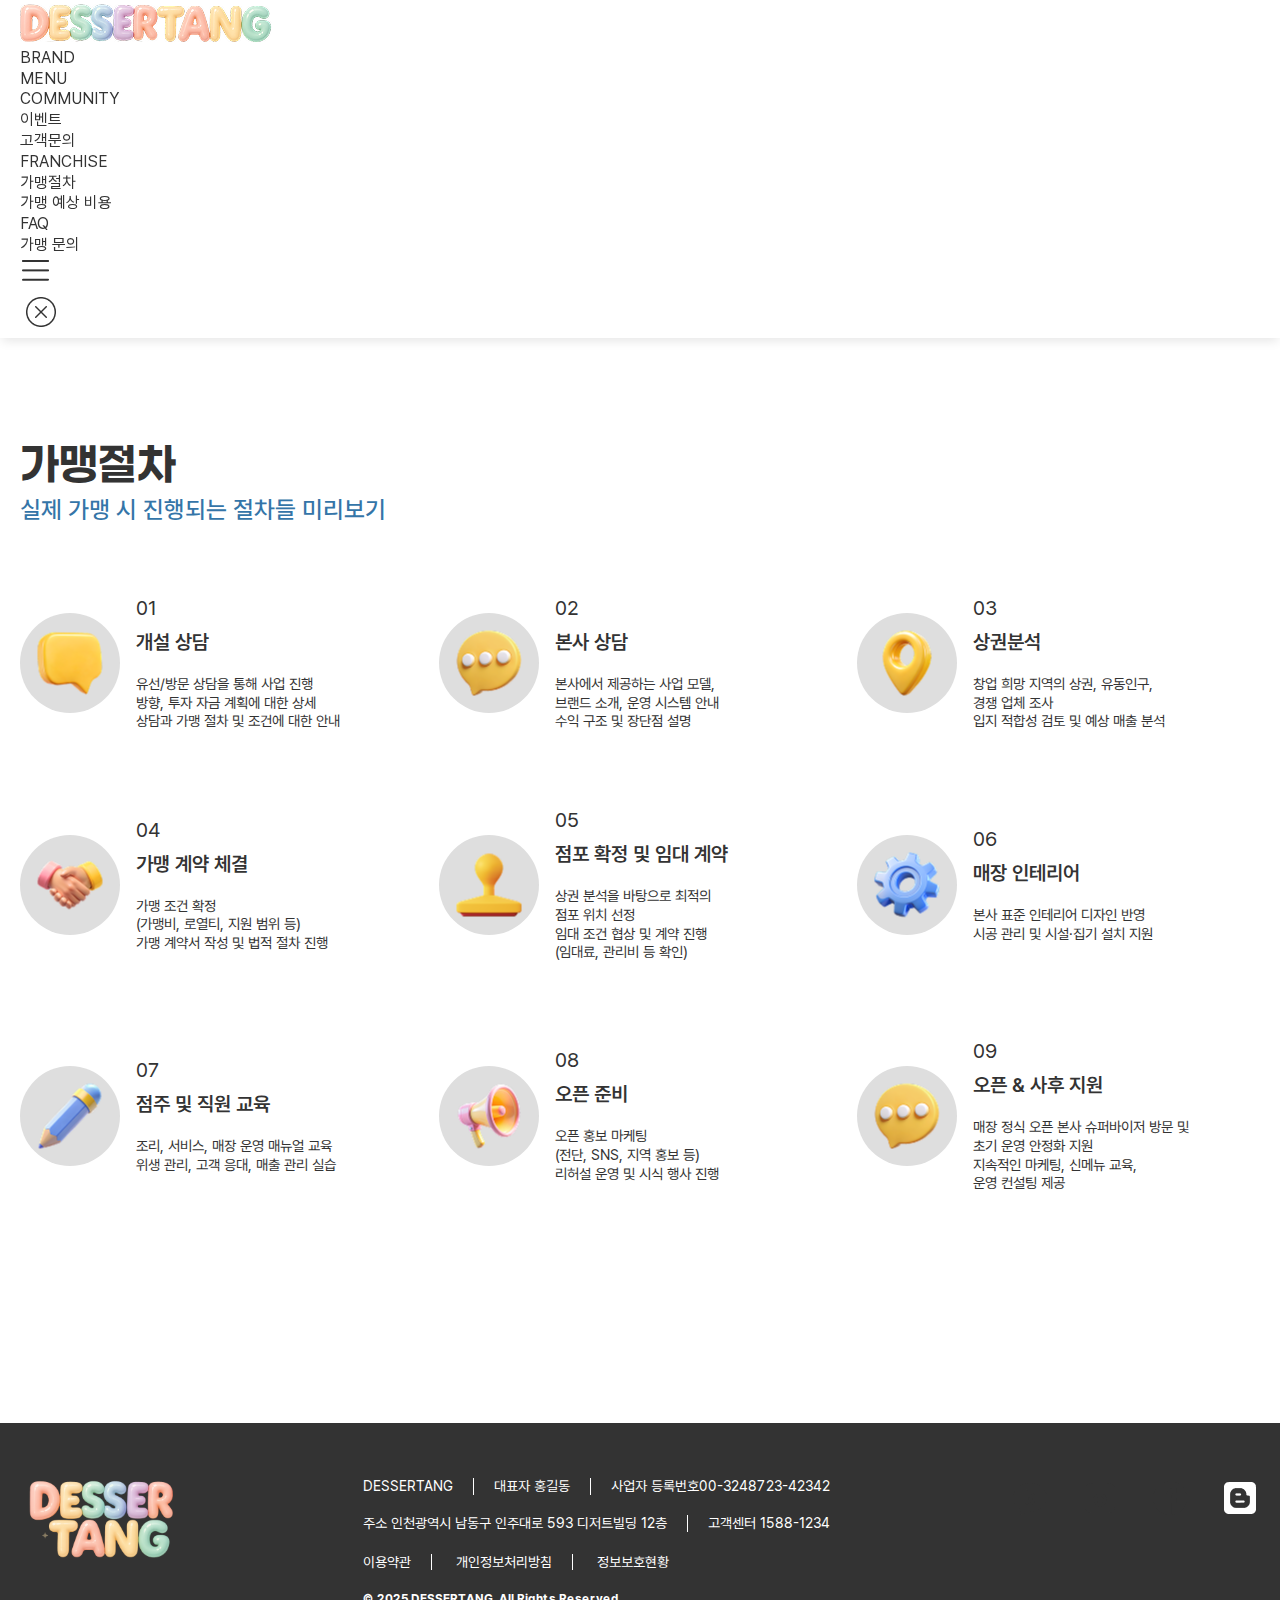
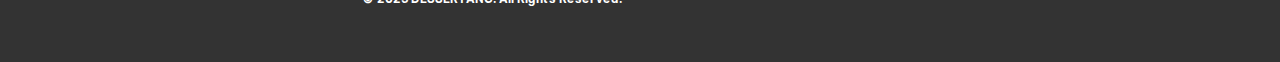
<file: process.html>
<!DOCTYPE html>
<html lang="ko">
<head>
    <meta charset="UTF-8">
    <meta name="viewport" content="width=device-width, initial-scale=1.0">
    <title>Process</title>

    <link rel="stylesheet" href="./assets/css/reset.css">
    <link href="https://unpkg.com/aos@2.3.1/dist/aos.css" rel="stylesheet">
    <link rel="stylesheet" href="./assets/css/style.css">
</head>
<body>
    <header class="header">
            <div class="container header__container">
                <div class="header__logo">
                    <a href="index.html">
                        <img src="./assets/images/header-logo.png" alt="디저탕">
                    </a>
                </div>

                <nav>
                    <ul class="header__menu">
                        <li class="header__menu__list">
                            <a href="./brand.html">
                                BRAND
                            </a>
                        </li>
                        <li class="header__menu__list">
                            <a href="./menu.html">
                                MENU
                            </a>
                        </li>
                        <li class="header__menu__list">
                            <a href="./event.html">
                                COMMUNITY
                            </a>
                            <ul class="header__menu__list__sub">
                                <li>
                                    <a href="./event.html">이벤트</a>
                                </li>
                                <li>
                                    <a href="./contact.html">고객문의</a>
                                </li>
                            </ul>
                        </li>
                        <li class="header__menu__list">
                            <a href="./process.html">
                                FRANCHISE
                            </a>
                            <ul class="header__menu__list__sub">
                                <li>
                                    <a href="./process.html">가맹절차</a>
                                </li>
                                <li>
                                    <a href="#">가맹 예상 비용</a>
                                </li>
                                <li>
                                    <a href="#">FAQ</a>
                                </li>
                                <li>
                                    <a href="./contact.html">가맹 문의</a>
                                </li>
                            </ul>
                        </li>
                    </ul>
                </nav>

                <div class="header__hamburger__btn">
                    <a href="#">
                        <img src="./assets/images/hamburger-btn.png" alt="햄버거 버튼">
                    </a>
                </div>
                <div class="header__hamburger__close">
                    <a href="#">
                        <img src="./assets/images/hamburger-close-btn.png" alt="햄버거 닫힘 버튼">
                    </a>
                </div>
            </div>
    </header>

    <main>
        <section class="section section__bottom process">
            <div class="container">
                <div class="point__text">
                        <div class="point__title">
                            <h2>가맹절차</h2>
                        </div>
                        <div class="point__subtitle ticomg">
                            <p>실제 가맹 시 진행되는 절차들 미리보기</p>
                        </div>
                </div>

                <div class="progress">
                    <div class="process__card">
                        <div class="circle">
                            <span class="label process__card__img">
                                <img src="./assets/images/process01.png" alt="개설상담">
                            </span>
                        </div>
                        <div class="process__card__text">
                            <span class="title">01</span>
                            <h2>개설 상담</h2>
                            <p>
                                유선/방문 상담을 통해 사업 진행 <br>
                                방향, 투자 자금 계획에 대한 상세  <br>상담과
                                가맹 절차 및 조건에 대한 안내
                            </p>
                        </div>
                    </div>
                    <div class="process__card">
                        <div class="circle">
                            <span class="label process__card__img"><img src="./assets/images/process02.png" alt="개설상담"></span>
                        </div>
                        <div class="process__card__text">
                            <span class="title">02</span>
                            <h2>본사 상담</h2>
                            <p>
                                본사에서 제공하는 사업 모델, <br> 브랜드 소개, 
                                운영 시스템 안내 <br>
                                수익 구조 및 장단점 설명
                            </p>
                        </div>
                    </div>
                    <div class="process__card">
                        <div class="circle">
                            <span class="label process__card__img"><img src="./assets/images/process03.png" alt="상권 분석"></span>
                        </div>
                        <div class="process__card__text">
                            <span class="title">03</span>
                            <h2>상권분석</h2>
                            <p>
                                창업 희망 지역의 상권, 유동인구, <br>
                                경쟁 업체 조사 <br>
                                입지 적합성 검토 및 예상 매출 분석
                            </p>
                        </div>
                    </div>
                    <div class="process__card">
                        <div class="circle">
                            <span class="label process__card__img"><img src="./assets/images/process04.png" alt="가맹계약체결"></span>
                        </div>
                        <div class="process__card__text">
                            <span class="title">04</span>
                            <h2>가맹 계약 체결</h2>
                            <p>
                                가맹 조건 확정 <br>
                                (가맹비, 로열티, 지원 범위 등) <br>
                                가맹 계약서 작성 및 법적 절차 진행
                            </p>
                        </div>
                    </div>
                    <div class="process__card">
                        <div class="circle">
                            <span class="label process__card__img"><img src="./assets/images/process05.png" alt="점포 확정 및 임대 계약"></span>
                        </div>
                        <div class="process__card__text">
                            <span class="title">05</span>
                            <h2>점포 확정 및 임대 계약</h2>
                            <p>
                                상권 분석을 바탕으로 최적의 <br> 
                                점포 위치 선정 <br>
                                임대 조건 협상 및 계약 진행 <br>
                                (임대료, 관리비 등 확인)
                            </p>
                        </div>
                    </div>
                    <div class="process__card">
                        <div class="circle">
                            <span class="label process__card__img"><img src="./assets/images/process06.png" alt="매장 인테리어"></span>
                        </div>
                        <div class="process__card__text">
                            <span class="title">06</span>
                            <h2>매장 인테리어</h2>
                            <p>
                                본사 표준 인테리어 디자인 반영 <br>
                                시공 관리 및 시설·집기 설치 지원
                            </p>
                        </div>
                    </div>
                    <div class="process__card">
                        <div class="circle">
                            <span class="label process__card__img"><img src="./assets/images/process07.png" alt="점주 및 직원 교육"></span>
                        </div>
                        <div class="process__card__text">
                            <span class="title">07</span>
                            <h2>점주 및 직원 교육</h2>
                            <p>
                                조리, 서비스, 매장 운영 매뉴얼 교육 <br>	위생 관리, 고객 응대, 매출 관리 실습
                            </p>
                        </div>
                    </div>
                    <div class="process__card">
                        <div class="circle">
                            <span class="label process__card__img"><img src="./assets/images/process08.png" alt="오픈 준비"></span>
                        </div>
                        <div class="process__card__text">
                            <span class="title">08</span>
                            <h2>오픈 준비</h2>
                            <p>
                                오픈 홍보 마케팅 <br>
                                (전단, SNS, 지역 홍보 등) <br> 리허설 운영 및 시식 행사 진행
                            </p>
                        </div>
                    </div>
                    <div class="process__card">
                        <div class="circle">
                            <span class="label process__card__img"><img src="./assets/images/process02.png" alt="개설상담"></span>
                        </div>
                        <div class="process__card__text">
                            <span class="title">09</span>
                            <h2>오픈 & 사후 지원</h2>
                            <p>
                                매장 정식 오픈 본사 슈퍼바이저 방문 및 <br> 
                                초기 운영 안정화 지원 <br>
                                지속적인 마케팅, 신메뉴 교육,<br> 
                                운영 컨설팅 제공
                            </p>
                        </div>
                    </div>
                </div>
            </div>
        </section>
    </main>


    <footer class="footer">
        <div class="footer__inner container">
            <div class="footer__logo">
                <a href="#">
                    <img src="./assets/images/logo.png" alt="디저탕">
                </a>
            </div>

            <div class="footer__center">
                <div class="footer__center__info">
                    <p>DESSERTANG</p>
                    <p>대표자 홍길동</p>
                    <p>사업자 등록번호00-3248723-42342</p>
                </div>
                <div class="footer__center__address">
                    <p>
                        주소 인천광역시 남동구 인주대로 593 디저트빌딩 12층
                    </p>
                    <p>고객센터 1588-1234</p>
                </div>
                <div class="footer__center__privacy">
                    <a href="#">이용약관</a>
                    <a href="#">개인정보처리방침</a>
                    <a href="#">정보보호현황</a>
                </div>
                <div class="footer__center__copyright">
                    <p>
                        © 2025 DESSERTANG. All Rights Reserved.
                    </p>
                </div>
            </div>

            <div class="footer__right">
                <ul class="footer__sns">
                    <li>
                        <a href="#" class="footer__sns__link">
                            <img src="./assets/images/footer-kakao.png" alt="카카오톡">
                        </a>
                    </li>
                    <li>
                        <a href="#" class="footer__sns__link">
                            <img src="./assets/images/footer-insta.png" alt="인스타그램">
                        </a>
                    </li>
                    <li>
                        <a href="#" class="footer__sns__link">
                            <img src="./assets/images/footer-facebook.png" alt="페이스북">
                        </a>
                    </li>
                    <li>
                        <a href="#" class="footer__sns__link">
                            <img src="./assets/images/footer-blog.png" alt="블로그">
                        </a>
                    </li>

                </ul>
            </div>
        </div>
    </footer>

    <script src="https://unpkg.com/aos@2.3.1/dist/aos.js"></script>
    <script>
        AOS.init();
    </script>
    <script src="./assets/script/jquery-3.7.1.min.js"></script>
    <script src="./assets/script/script.js"></script>
</body>
</html>
</file>
<file: assets/css/style.css>
* {
  margin: 0;
  padding: 0;
  box-sizing: border-box;
}

html,
body {
  font-family: "Pretendard";
  color: #333333;
  background-color: #ffffff;
  line-height: 1.3;
}

a {
  text-decoration: none;
  color: inherit;
}

dl,
ul,
li {
  list-style: none;
}

button {
  border: none;
  background: none;
  cursor: pointer;
  font-family: inherit;
  transition: all 0.3s ease-in-out;
}

@font-face {
  font-family: "Pretendard";
  src: url(/assets/font/Pretendard-Thin.woff) format("woff");
  src: url(/assets/font/Pretendard-Thin.woff2) format("woff2");
  src: url(/assets/font/Pretendard-Thin.subset.eot) format("eot");
  font-weight: 100;
  font-display: swap;
}
@font-face {
  font-family: "Pretendard";
  src: url(/assets/font/Pretendard-ExtraLight.woff2) format("woff");
  src: url(/assets/font/Pretendard-ExtraLight.woff2) format("woff2");
  src: url(/assets/font/Pretendard-ExtraLight.subset.eot) format("eot");
  font-weight: 200;
  font-display: swap;
}
@font-face {
  font-family: "Pretendard";
  src: url(/assets/font/Pretendard-Light.woff2) format("woff");
  src: url(/assets/font/Pretendard-Light.woff2) format("woff2");
  src: url(/assets/font/Pretendard-Light.subset.eot) format("eot");
  font-weight: 300;
  font-display: swap;
}
@font-face {
  font-family: "Pretendard";
  src: url(/assets/font/Pretendard-Regular.woff2) format("woff");
  src: url(/assets/font/Pretendard-Regular.woff2) format("woff2");
  src: url(/assets/font/Pretendard-Regular.subset.eot) format("eot");
  font-weight: 400;
  font-display: swap;
}
@font-face {
  font-family: "Pretendard";
  src: url(/assets/font/Pretendard-Medium.woff2) format("woff");
  src: url(/assets/font/Pretendard-Medium.woff2) format("woff2");
  src: url(/assets/font/Pretendard-Medium.subset.eot) format("eot");
  font-weight: 500;
  font-display: swap;
}
@font-face {
  font-family: "Pretendard";
  src: url(/assets/font/Pretendard-SemiBold.woff2) format("woff");
  src: url(/assets/font/Pretendard-SemiBold.woff2) format("woff2");
  src: url(/assets/font/Pretendard-SemiBold.subset.eot) format("eot");
  font-weight: 600;
  font-display: swap;
}
@font-face {
  font-family: "Pretendard";
  src: url(/assets/font/Pretendard-Bold.woff2) format("woff");
  src: url(/assets/font/Pretendard-Bold.woff2) format("woff2");
  src: url(/assets/font/Pretendard-Bold.subset.eot) format("eot");
  font-weight: 700;
  font-display: swap;
}
@font-face {
  font-family: "Pretendard";
  src: url(/assets/font/Pretendard-ExtraBold.woff2) format("woff");
  src: url(/assets/font/Pretendard-ExtraBold.woff2) format("woff2");
  src: url(/assets/font/Pretendard-ExtraBold.subset.eot) format("eot");
  font-weight: 800;
  font-display: swap;
}
@font-face {
  font-family: "Pretendard";
  src: url(/assets/font/Pretendard-Black.woff2) format("woff");
  src: url(/assets/font/Pretendard-Black.woff2) format("woff2");
  src: url(/assets/font/Pretendard-Black.subset.eot) format("eot");
  font-weight: 900;
  font-display: swap;
}
@font-face {
  font-family: "Paperozi";
  src: url(/assets/font/AnyConv.com__Paperlogy-1Thin.woff) format("woff");
  src: url(/assets/font/Paperlogy-1Thin.eot) format("eot");
  src: url(/assets/font/Paperlogy-1Thin.woff2) format("woff2");
  font-weight: 100;
  font-display: swap;
}
@font-face {
  font-family: "Paperozi";
  src: url(/assets/font/AnyConv.com__Paperlogy-2ExtraLight.woff) format("woff");
  src: url(/assets/font/Paperlogy-2ExtraLight.eot) format("eot");
  src: url(/assets/font/Paperlogy-2ExtraLight.woff2) format("woff2");
  font-weight: 200;
  font-display: swap;
}
@font-face {
  font-family: "Paperozi";
  src: url(/assets/font/AnyConv.com__Paperlogy-3Light.woff) format("woff");
  src: url(/assets/font/Paperlogy-3Light.eot) format("eot");
  src: url(/assets/font/Paperlogy-3Light.woff2) format("woff2");
  font-weight: 300;
  font-display: swap;
}
@font-face {
  font-family: "Paperozi";
  src: url(/assets/font/Paperlogy-4Regular.woff) format("woff");
  src: url(/assets/font/Paperlogy-4Regular.eot) format("eot");
  src: url(/assets/font/Paperlogy-4Regular.woff2) format("woff2");
  font-weight: 400;
  font-display: swap;
}
@font-face {
  font-family: "Paperozi";
  src: url(/assets/font/AnyConv.com__Paperlogy-5Medium.woff) format("woff");
  src: url(/assets/font/Paperlogy-5Medium.eot) format("eot");
  src: url(/assets/font/Paperlogy-5Medium.woff2) format("woff2");
  font-weight: 500;
  font-display: swap;
}
@font-face {
  font-family: "Paperozi";
  src: url(/assets/font/AnyConv.com__Paperlogy-6SemiBold.woff) format("woff");
  src: url(/assets/font/Paperlogy-6SemiBold.eot) format("eot");
  src: url(/assets/font/Paperlogy-6SemiBold.woff2) format("woff2");
  font-weight: 600;
  font-display: swap;
}
@font-face {
  font-family: "Paperozi";
  src: url(/assets/font/AnyConv.com__Paperlogy-7Bold.woff) format("woff");
  src: url(/assets/font/Paperlogy-7Bold.eot) format("eot");
  src: url(/assets/font/Paperlogy-7Bold.woff2) format("woff2");
  font-weight: 700;
  font-display: swap;
}
@font-face {
  font-family: "Paperozi";
  src: url(/assets/font/AnyConv.com__Paperlogy-8ExtraBold.woff) format("woff");
  src: url(/assets/font/Paperlogy-8ExtraBold.eot) format("eot");
  src: url(/assets/font/Paperlogy-8ExtraBold.woff2) format("woff2");
  font-weight: 800;
  font-display: swap;
}
@font-face {
  font-family: "Paperozi";
  src: url(/assets/font/AnyConv.com__Paperlogy-9Black.woff) format("woff");
  src: url(/assets/font/Paperlogy-9Black.eot) format("eot");
  src: url(/assets/font/Paperlogy-9Black.woff2) format("woff2");
  font-weight: 900;
  font-display: swap;
}
.section {
  padding-top: 6.25rem;
  padding-bottom: 3.125rem;
}

.section__bottom {
  margin-bottom: 9.375rem;
}

.container {
  width: 100%;
  height: 100%;
  max-width: 90rem;
  margin: 0 auto;
  padding-left: 1.25rem;
  padding-right: 1.25rem;
}

.ticomg {
  margin-bottom: 2.5rem;
}

body.open-menu {
  overflow: hidden;
}

body.scroll-lock {
  position: fixed;
  width: 100%;
  overflow: hidden;
  touch-action: none;
}

header {
  width: 100%;
  position: sticky;
  top: 0;
  z-index: 999;
  background-color: #ffffff;
  box-shadow: 0 5px 10px -2px rgba(0, 0, 0, 0.1);
}

.header__wrapper {
  display: flex;
  justify-content: space-between;
  align-items: center;
  height: 6.25rem;
  width: 100%;
  max-width: 100%;
}
.header__wrapper .logo a img {
  width: 15.9375rem;
  transition: transform 0.3s ease;
}
.header__wrapper .logo a img:hover {
  transform: scale(1.05);
}

.header__wrapper nav ul {
  display: flex;
  justify-content: center;
  align-items: center;
  flex-direction: row;
  flex-wrap: nowrap;
  gap: 0;
}

.header__wrapper nav ul li {
  position: relative;
  font-family: "Pretendard";
  font-size: 1.25rem;
  font-weight: 600;
  line-height: 1.3;
  width: 100%;
}

.header__wrapper nav ul li a {
  padding: 2.5rem;
}

.header__wrapper nav ul .nav__link:hover a {
  color: #3475A8;
}

.header__wrapper nav ul .nav__link .sub__menu {
  background-color: #DDEEF5;
  padding: 0.625rem 0;
  height: auto;
  min-width: 10rem;
  position: absolute;
  top: 150%;
  left: 50%;
  transform: translateX(-50%);
  opacity: 0;
  visibility: hidden;
  z-index: 1000 !important;
  transition: 0.2s;
  border-radius: 0.625rem;
}

.header__wrapper nav ul .nav__link:hover .sub__menu {
  opacity: 1;
  visibility: visible;
}

.header__wrapper nav ul .nav__link .sub__menu ul {
  flex-direction: column;
  gap: 0;
  width: 100%;
  height: 100%;
}

.header__wrapper nav ul .nav__link .sub__menu ul li a {
  display: block;
  color: #333333;
  padding: 0 0.625rem;
  width: 100%;
  transition: 0.3s;
  font-size: clamp(0.75rem, 0.6574rem + 0.4938vw, 1.25rem);
  padding: 20px;
}

.header__wrapper nav ul .nav__link .sub__menu ul li a::after {
  display: none;
}

.header__wrapper nav ul .nav__link .sub__menu ul li:hover a {
  color: #3475A8;
}

.hamburger__menu {
  cursor: pointer;
  display: none;
}

.hamburger__menu span {
  height: 0.25rem;
  width: 1.875rem;
  background-color: #333333;
  border-radius: 0.625rem;
  transition: 0.3s all;
  display: block;
}

.hamburger__menu span:not(:last-child) {
  margin-bottom: 0.375rem;
}

.open-menu .hamburger__menu span:first-child {
  transform: translateY(0.625rem) rotate(45deg);
}

.open-menu .hamburger__menu span:nth-child(2) {
  opacity: 0;
  visibility: hidden;
  display: none;
}

.open-menu .hamburger__menu span:last-child {
  transform: rotate(-45deg) translateX(0);
}

@media (max-width: 1024px) {
  .header__wrapper {
    height: 4.375rem;
  }
  .header__wrapper .logo a img {
    width: 11.25rem;
  }
  .header__wrapper nav {
    transform: translateX(101%);
    position: fixed;
    padding-top: 7.5rem;
    height: 100%;
    right: 0;
    width: 18.75rem;
    bottom: 0;
    background-color: #ffffff;
    z-index: 13;
  }
  .header__wrapper nav ul {
    display: flex;
    justify-content: center;
    align-items: center;
    flex-direction: row;
    flex-wrap: nowrap;
    gap: 3.75rem;
  }
  .hamburger__menu {
    display: block;
    position: relative;
    z-index: 13;
  }
  .hamburger__menu:hover > span {
    background-color: #3475A8;
  }
  .open-menu .header__wrapper nav {
    transform: translate(0%);
  }
  .header__wrapper nav ul {
    flex-direction: column;
    margin: 0;
  }
  .header__wrapper nav ul li {
    width: 100%;
  }
  .header__wrapper nav ul .nav__link a::after {
    display: none;
  }
  .header__wrapper nav ul .nav__link a {
    padding: 2.5rem 1.875rem;
  }
  .header__wrapper nav ul li .menu__icon {
    display: block;
  }
  .header__wrapper nav ul .nav__link .sub__menu {
    box-shadow: none;
    position: relative;
    visibility: visible;
    opacity: 1;
    display: none;
    width: 100%;
    height: 100%;
    transition: none;
    background-color: unset;
    transform: none;
    left: 0;
    padding: 0;
  }
  .header__wrapper nav ul .nav__link .sub__menu ul {
    display: block;
    margin: 0.9375rem 0 0;
  }
  .header__wrapper nav ul .nav__link .sub__menu ul li {
    padding: 0;
    transition: 0.2s all;
  }
  .header__wrapper nav ul .nav__link .sub__menu ul li a {
    font-size: 1.25rem;
    padding-left: 2.5rem;
  }
  .header__wrapper nav ul .nav__link .sub__menu ul li:not(:last-child) {
    padding-bottom: 0.9375rem;
  }
  .header__wrapper nav ul .nav__link .sub__menu ul li:hover a {
    background-color: unset;
    color: #3475A8;
  }
  .header__wrapper nav ul li .menu__icon {
    display: block;
    content: "";
    position: absolute;
    top: 0.625rem;
    transform: translate(-50%, -50%) rotate(90deg);
    width: 0.1875rem;
    height: 1.875rem;
    background-color: #3475A8;
    border: none;
    padding: 0;
    right: 6.25rem;
    cursor: pointer;
  }
  .header__wrapper nav ul li .menu__icon::after {
    position: absolute;
    top: 50%;
    left: 50%;
    transform: translate(-50%, -50%) rotate(90deg);
    width: 0.1875rem;
    height: 1.875rem;
    background-color: #3475A8;
    border: none;
    padding: 0;
    content: "";
  }
  .header__wrapper nav ul li .menu__icon.open-menu::after {
    opacity: 0;
    visibility: hidden;
  }
}
@media (max-width: 768px) {
  .header__wrapper {
    height: 3.75rem;
  }
  .header__wrapper .logo a img {
    width: 9.375rem;
  }
}
@media (max-width: 500px) {
  .header__wrapper {
    height: 3.4375rem;
  }
  .header__wrapper .logo a img {
    width: 8.125rem;
  }
  .header__wrapper nav {
    width: 15rem;
  }
  .header__wrapper nav ul li .menu__icon {
    right: 3.125rem;
  }
  .hamburger__menu span {
    height: 0.1875rem;
    width: 1.5625rem;
  }
  .hamburger__menu span:not(:last-child) {
    margin-bottom: 0.3125rem;
  }
  .open-menu .hamburger__menu span:first-child {
    transform: translateY(0.5rem) rotate(45deg);
  }
}
@media (max-width: 390px) {
  .header__wrapper {
    height: 3.125rem;
  }
  .header__wrapper .logo a img {
    width: 6.25rem;
  }
  .header__wrapper nav {
    width: 15.625rem;
  }
  .header__wrapper nav ul li {
    font-family: "Pretendard";
    font-size: 1.125rem;
    font-weight: 600;
    line-height: 1.3;
  }
  .header__wrapper nav ul li .menu__icon {
    right: 3.125rem;
  }
}
.footer {
  background-color: #333333;
}
.footer__inner {
  padding: 3.4375rem 1.25rem;
  display: flex;
  justify-content: space-between;
  align-items: flex-start;
  flex-direction: row;
  flex-wrap: nowrap;
  gap: 0;
}
.footer__logo img {
  width: 10.125rem;
  height: 5.125rem;
}
.footer__logo img img {
  width: 25rem;
}
.footer__center {
  display: flex;
  justify-content: flex-start;
  align-items: flex-start;
  flex-direction: column;
  flex-wrap: nowrap;
  gap: 1.25rem;
}
.footer__center__info {
  display: flex;
  justify-content: flex-start;
  align-items: flex-start;
  flex-direction: row;
  flex-wrap: nowrap;
  gap: 0;
}
.footer__center__info p {
  color: #ffffff;
  padding-right: 1.25rem;
  padding-left: 1.25rem;
  border-right: 1px solid #ffffff;
  font-family: "Pretendard";
  font-size: 0.875rem;
  font-weight: 400;
  line-height: 1.2;
}
.footer__center__info p:last-child {
  border: none;
}
.footer__center__address {
  display: flex;
  justify-content: flex-start;
  align-items: flex-start;
  flex-direction: row;
  flex-wrap: nowrap;
  gap: 0;
}
.footer__center__address p {
  color: #ffffff;
  padding-right: 1.25rem;
  padding-left: 1.25rem;
  border-right: 1px solid #ffffff;
  font-family: "Pretendard";
  font-size: 0.875rem;
  font-weight: 400;
  line-height: 1.2;
}
.footer__center__address p:last-child {
  border: none;
}
.footer__center__privacy a {
  color: #ffffff;
  padding-right: 1.25rem;
  padding-left: 1.25rem;
  border-right: 1px solid #ffffff;
  font-family: "Pretendard";
  font-size: 0.875rem;
  font-weight: 400;
  line-height: 1.2;
}
.footer__center__privacy a:last-child {
  border: none;
}
.footer__center__privacy a:hover {
  color: #FEC66B;
}
.footer__center__copyright p {
  color: #ffffff;
  font-family: "Pretendard";
  font-size: 0.75rem;
  font-weight: 700;
  line-height: 1.2;
  padding-left: 1.25rem;
}
.footer__sns {
  display: flex;
  justify-content: flex-start;
  align-items: flex-start;
  flex-direction: row;
  flex-wrap: nowrap;
  gap: 1.875rem;
}
@media (max-width: 1024px) {
  .footer__inner {
    padding: 3.75rem 0.625rem;
  }
  .footer__logo img {
    width: 8.75rem;
  }
  .footer__center {
    display: flex;
    justify-content: flex-start;
    align-items: flex-start;
    flex-direction: column;
    flex-wrap: nowrap;
    gap: 0.9375rem;
  }
  .footer__center__info p {
    padding-right: 0.625rem;
    padding-left: 0.625rem;
  }
  .footer__center__info p:first-child {
    padding-left: 0;
  }
  .footer__center__address p {
    padding-right: 0.625rem;
    padding-left: 0.625rem;
  }
  .footer__center__address p:last-child {
    padding-right: 0;
  }
  .footer__center__address p:first-child {
    padding-left: 0;
  }
  .footer__center__privacy a {
    padding-right: 0.625rem;
    padding-left: 0.625rem;
  }
  .footer__center__privacy a:last-child {
    padding-right: 0;
  }
  .footer__center__privacy a:first-child {
    padding-left: 0;
  }
  .footer__center__copyright p {
    padding-left: 0.625rem;
  }
  .footer__center__copyright p:first-child {
    padding-left: 0;
  }
  .footer__sns {
    display: flex;
    justify-content: flex-start;
    align-items: flex-start;
    flex-direction: row;
    flex-wrap: nowrap;
    gap: 0.625rem;
  }
  .footer__sns img {
    width: 1.875rem;
    height: 1.875rem;
  }
}
@media (max-width: 768px) {
  .footer__inner {
    padding: 2.5rem 1.25rem;
    display: flex;
    justify-content: flex-start;
    align-items: flex-start;
    flex-direction: column;
    flex-wrap: nowrap;
    gap: 1.25rem;
  }
  .footer__logo img {
    width: 6.25rem;
    height: 3.25rem;
  }
  .footer__center {
    display: flex;
    justify-content: flex-start;
    align-items: flex-start;
    flex-direction: column;
    flex-wrap: nowrap;
    gap: 0.625rem;
  }
  .footer__center__info p {
    font-family: "Pretendard";
    font-size: 0.75rem;
    font-weight: 400;
    line-height: 1.2;
  }
  .footer__center__address p {
    font-family: "Pretendard";
    font-size: 0.75rem;
    font-weight: 400;
    line-height: 1.2;
  }
  .footer__center__privacy a {
    font-family: "Pretendard";
    font-size: 0.75rem;
    font-weight: 400;
    line-height: 1.2;
  }
  .footer__sns {
    display: flex;
    justify-content: flex-start;
    align-items: flex-start;
    flex-direction: row;
    flex-wrap: nowrap;
    gap: 1.25rem;
  }
  .footer__sns img {
    width: 1.5625rem;
    height: 1.5625rem;
  }
}
@media (max-width: 500px) {
  .footer__inner {
    padding: 1.875rem 0.625rem;
  }
  .footer__logo img {
    width: 4.375rem;
    height: 2.25rem;
  }
  .footer__center {
    display: flex;
    justify-content: flex-start;
    align-items: flex-start;
    flex-direction: column;
    flex-wrap: nowrap;
    gap: 0.3125rem;
  }
  .footer__center__info {
    display: flex;
    justify-content: flex-start;
    align-items: flex-start;
    flex-direction: row;
    flex-wrap: nowrap;
    gap: 0;
  }
  .footer__center__info p {
    padding-right: 0.625rem;
    padding-left: 0.625rem;
  }
  .footer__center__info p:last-child {
    padding-right: 0;
  }
  .footer__center__address {
    display: flex;
    justify-content: flex-start;
    align-items: flex-start;
    flex-direction: column;
    flex-wrap: nowrap;
    gap: 0.625rem;
  }
  .footer__center__address p {
    padding-right: 0.75rem;
    padding-left: 0.75rem;
    border: none;
  }
  .footer__center__address p:last-child {
    padding: 0;
  }
  .footer__center__privacy a {
    padding-right: 0.75rem;
    padding-left: 0.75rem;
  }
  .footer__center__copyright p {
    font-family: "Pretendard";
    font-size: 0.625rem;
    font-weight: 700;
    line-height: 1.2;
    padding-left: 0.75rem;
  }
  .footer__sns {
    display: flex;
    justify-content: flex-start;
    align-items: flex-start;
    flex-direction: row;
    flex-wrap: nowrap;
    gap: 0.625rem;
  }
  .footer__sns img {
    width: 1.25rem;
    height: 1.25rem;
  }
}
@media (max-width: 390px) {
  .footer__center__info {
    display: flex;
    justify-content: flex-start;
    align-items: flex-start;
    flex-direction: column;
    flex-wrap: nowrap;
    gap: 0.3125rem;
  }
  .footer__center__info p {
    border: none;
    padding: 0;
  }
}

.main__intro {
  position: relative;
  width: 100%;
  height: 100vh;
  inset: 0;
  z-index: 9999;
  overflow: hidden;
  background: linear-gradient(to bottom, #DDEEF5 40%, #ffffff 100%);
}
.main__intro__video {
  position: absolute;
  top: 50%;
  left: 50%;
  transform: translate(-50%, -50%);
  width: 100%;
  height: 100%;
  overflow: hidden;
}
.main__intro__video video {
  width: 100%;
  height: 110%;
  object-fit: contain;
}
@media (max-width: 1024px) {
  .main__intro {
    display: none;
  }
}

.main__content {
  display: none;
}
@media (max-width: 1024px) {
  .main__content {
    display: block;
  }
}

.hero {
  width: 100%;
  height: 50rem;
}
.hero__swiper {
  width: 100%;
  height: 100%;
}
.hero__swiper__slide {
  width: 100%;
  height: 100%;
}
.hero__swiper__slide01 {
  background-image: url(/assets/images/hero-bg.jpg);
  background-position: center;
  background-size: cover;
  background-repeat: no-repeat;
}
.hero__swiper__slide02 {
  background-image: url(/assets/images/hero-bg02.jpg);
  background-position: center;
  background-size: cover;
  background-repeat: no-repeat;
}
.hero__swiper__slide03 {
  background-image: url(/assets/images/hero-bg03.jpg);
  background-position: center;
  background-size: cover;
  background-repeat: no-repeat;
}
.hero__swiper__slide04 {
  background-image: url(/assets/images/hero-bg04.jpg);
  background-position: center;
  background-size: cover;
  background-repeat: no-repeat;
}
.hero__swiper__slide05 {
  background-image: url(/assets/images/hero-bg05.jpg);
  background-position: center;
  background-size: cover;
  background-repeat: no-repeat;
}
.hero__swiper__slide05 .hero__swiper__content__text {
  color: #ffffff;
}
.hero__swiper__slide05 .hero__swiper__content__text p {
  color: #dadada;
}
.hero__swiper__slide06 {
  background-image: url(/assets/images/hero-bg06.jpg);
  background-position: center;
  background-size: cover;
  background-repeat: no-repeat;
}
.hero__swiper__content {
  width: 100%;
  height: 100%;
  position: relative;
  display: flex;
  justify-content: space-between;
  align-items: center;
  flex-direction: row;
  flex-wrap: nowrap;
  gap: 0;
}
.hero__swiper__content__img {
  width: 100%;
}
.hero__swiper__content__img img {
  width: 100%;
  height: 100%;
}
.hero__swiper__content__text {
  width: 100%;
  padding-top: 18.75rem;
}
.hero__swiper__content__text p {
  color: #666666;
}
.hero__swiper__content__text h2 {
  font-family: "Paperozi";
  font-size: 3.75rem;
  font-weight: 700;
  line-height: 1.2;
}
.hero__pagination {
  display: flex;
  justify-content: flex-start;
  align-items: center;
  flex-direction: row;
  flex-wrap: nowrap;
  gap: 0.9375rem;
  max-width: 90rem;
  margin-left: auto;
  margin-right: auto;
  padding: 0 1.25rem;
}
.hero .swiper-horizontal > .swiper-pagination-bullets,
.hero .swiper-pagination-bullets.swiper-pagination-horizontal,
.hero .swiper-pagination-custom,
.hero .swiper-pagination-fraction {
  position: relative;
  bottom: 9.375rem;
}
.hero .swiper-pagination-bullet-active {
  border: 0.125rem solid #999999;
  background-color: rgba(153, 153, 153, 0.4039215686);
}
.hero .swiper-pagination-bullet {
  width: 0.9375rem;
  height: 0.9375rem;
  margin: 0;
}
.hero .swiper-pagination-bullet:hover {
  border: 0.125rem solid #333333;
  background-color: rgba(0, 0, 0, 0.4039215686);
}
@media (max-width: 1024px) {
  .hero {
    height: 59.375rem;
  }
  .hero__swiper__slide06 .hero__swiper__content__text {
    color: #ffffff;
  }
  .hero__swiper__slide06 .hero__swiper__content__text p {
    color: #dadada;
  }
  .hero__swiper__content {
    display: flex;
    justify-content: center;
    align-items: center;
    flex-direction: column;
    flex-wrap: nowrap;
    gap: 1.875rem;
  }
  .hero__swiper__content__text {
    padding: 0;
    top: 9.375rem;
    left: 18.25rem;
    display: flex;
    justify-content: flex-start;
    align-items: center;
    flex-direction: column;
    flex-wrap: nowrap;
    gap: 10px;
    text-align: center;
  }
  .hero__swiper__content__img {
    text-align: center;
  }
  .hero__swiper__content__img img {
    width: 32.9375rem;
  }
  .hero__swiper .swiper-pagination-bullet {
    width: 0.75rem;
    height: 0.75rem;
  }
  .hero__pagination {
    display: flex;
    justify-content: center;
    align-items: center;
    flex-direction: row;
    flex-wrap: nowrap;
    gap: 0.625rem;
  }
}
@media (max-width: 768px) {
  .hero__swiper__content__text h2 {
    font-family: "Paperozi";
    font-size: 2.5rem;
    font-weight: 700;
    line-height: 1.2;
  }
  .hero__swiper__content__img img {
    width: 30rem;
  }
}
@media (max-width: 500px) {
  .hero {
    height: 47.25rem;
  }
  .hero__swiper__content {
    display: flex;
    justify-content: center;
    align-items: center;
    flex-direction: column;
    flex-wrap: nowrap;
    gap: 4.375rem;
  }
  .hero__swiper__content__text h2 {
    font-family: "Paperozi";
    font-size: 2rem;
    font-weight: 700;
    line-height: 1.2;
  }
  .hero__swiper__content__img img {
    width: 20.75rem;
  }
  .hero__swiper .swiper-pagination-bullet {
    width: 0.625rem;
    height: 0.625rem;
  }
  .hero__pagination {
    display: flex;
    justify-content: center;
    align-items: center;
    flex-direction: row;
    flex-wrap: nowrap;
    gap: 0.5rem;
  }
}
@media (max-width: 390px) {
  .hero__swiper__content {
    display: flex;
    justify-content: center;
    align-items: center;
    flex-direction: column;
    flex-wrap: nowrap;
    gap: 3.125rem;
  }
  .hero__swiper__content__text h2 {
    font-family: "Paperozi";
    font-size: 1.75rem;
    font-weight: 700;
    line-height: 1.2;
  }
  .hero__swiper__content__img img {
    width: 17.5rem;
  }
}

.point__title {
  font-family: "Paperozi";
  font-size: 2.75rem;
  font-weight: 700;
  line-height: 1.2;
  margin-bottom: 0.3125rem;
}
.point__subtitle {
  font-family: "Pretendard";
  font-size: 1.5rem;
  font-weight: 500;
  line-height: 1.2;
  color: #3475A8;
}
.point__card__wrap {
  display: grid;
  grid-template-columns: repeat(2, 1fr);
  gap: 1rem;
  grid-template-areas: "img1 img3" "img2 img3";
}
.point__card {
  overflow: hidden;
  height: 18.25rem;
  width: 100%;
  border-radius: 1.25rem;
  display: flex;
  justify-content: space-between;
  align-items: center;
  flex-direction: row;
  flex-wrap: nowrap;
  gap: 0;
  padding-top: 3.375rem;
  padding-left: clamp(0.75rem, 0.1944rem + 2.963vw, 3.75rem);
}
.point__card__text {
  color: #ffffff;
  width: 100%;
  position: relative;
  z-index: 10;
}
.point__card__text span {
  display: block;
  font-size: clamp(0.875rem, 0.8519rem + 0.1235vw, 1rem);
  font-weight: 200;
  margin-bottom: 1.875rem;
}
.point__card__text a {
  display: block;
  width: 6.25rem;
  border: 1px solid #ffffff;
  padding: 0.8125rem 1.5625rem;
  margin-bottom: 3.375rem;
  border-radius: 2.5rem;
  font-family: "Paperozi";
  font-size: 1rem;
  font-weight: 900;
  line-height: 1.3;
}
.point__card__text a:hover {
  border: 1px solid #E4A9A9;
  color: #E4A9A9;
  background-color: #ffffff;
}
.point__card__title {
  display: flex;
  justify-content: flex-start;
  align-items: flex-start;
  flex-direction: column;
  flex-wrap: nowrap;
  gap: 0.625rem;
}
.point__card__title h2 {
  font-family: "Pretendard";
  font-size: 2rem;
  font-weight: 700;
  line-height: 1.2;
}
.point__card__title p {
  font-size: clamp(0.875rem, 0.8056rem + 0.3704vw, 1.25rem);
  margin-bottom: 0.625rem;
  word-break: keep-all;
  white-space: normal;
}
.point__card__img {
  width: 50%;
}
.point__card__img img {
  border-radius: 1.25rem;
}
.point__trend__card {
  grid-area: img1;
  background-color: #E4A9A9;
}
.point__accessibility__card {
  grid-area: img2;
  background-color: #FEC66B;
}
.point__accessibility__card a {
  width: 10.1875rem;
}
.point__accessibility__card a:hover {
  border: 1px solid #FEC66B;
  color: #FEC66B;
}
.point__accessibility__card img {
  margin-bottom: -1.25rem;
}
.point__taste__card {
  height: 37.5rem;
  grid-area: img3;
  background-color: #BDCD96;
  display: flex;
  justify-content: space-between;
  align-items: flex-start;
  flex-direction: column;
  flex-wrap: nowrap;
  gap: 0;
  padding: 3.375rem 0 0 0;
}
.point__taste__card__text {
  padding-left: clamp(0.75rem, 0.1944rem + 2.963vw, 3.75rem);
  padding-right: 3.75rem;
}
.point__taste__card a:hover {
  border: 1px solid #BDCD96;
  color: #BDCD96;
}
.point__taste__img {
  margin-bottom: -0.625rem;
}
@media (max-width: 1024px) {
  .point__title {
    font-family: "Paperozi";
    font-size: 2.375rem;
    font-weight: 700;
    line-height: 1.2;
  }
  .point__card {
    padding-top: 1.875rem;
  }
  .point__card__text span {
    margin-bottom: 2.5rem;
  }
  .point__card__text a {
    margin-bottom: 1.875rem;
  }
  .point__card__title {
    display: flex;
    justify-content: flex-start;
    align-items: flex-start;
    flex-direction: column;
    flex-wrap: nowrap;
    gap: 1.1875rem;
  }
  .point__card__title h2 {
    font-family: "Pretendard";
    font-size: 1.5rem;
    font-weight: 700;
    line-height: 1.2;
  }
  .point__card__img {
    margin-bottom: -4.0625rem;
  }
  .point__card__img img {
    width: 12.5rem;
    height: 12.5rem;
  }
  .point__accessibility__img img {
    width: 19.375rem;
    height: 13.125rem;
  }
  .point__taste__card {
    padding: 1.875rem 1.875rem 0 0;
  }
  .point__taste__img img {
    width: 43.25rem;
    height: 18.75rem;
  }
}
@media (max-width: 768px) {
  .point__title {
    font-family: "Paperozi";
    font-size: 2rem;
    font-weight: 700;
    line-height: 1.2;
  }
  .point__card__wrap {
    grid-template-columns: repeat(1, 1fr);
    grid-template-areas: "img2" "img1" "img3";
  }
  .point__card {
    height: 15.625rem;
  }
  .point__card__text span {
    margin-top: 0.3125rem;
    margin-bottom: 1.25rem;
  }
  .point__card__text a {
    margin-bottom: 1.5625rem;
  }
  .point__card__title h2 {
    font-family: "Pretendard";
    font-size: 1.25rem;
    font-weight: 700;
    line-height: 1.2;
  }
  .point__card__img {
    margin-right: 1.875rem;
    margin-bottom: -1.875rem;
  }
  .point__card__img img {
    margin-top: 0;
    width: 11.25rem;
    height: 12.5rem;
  }
  .point__accessibility__card {
    padding: 1.875rem 0 0 0;
    padding-right: clamp(0.75rem, 0.1944rem + 2.963vw, 3.75rem);
    display: flex;
    justify-content: space-between;
    align-items: flex-end;
    flex-direction: row-reverse;
    flex-wrap: nowrap;
    gap: 0;
    text-align: end;
  }
  .point__accessibility__card__text {
    display: flex;
    justify-content: flex-end;
    align-items: flex-end;
    flex-direction: column;
    flex-wrap: nowrap;
    gap: 0;
  }
  .point__accessibility__card__title {
    display: flex;
    justify-content: flex-end;
    align-items: flex-end;
    flex-direction: column;
    flex-wrap: nowrap;
    gap: 0.625rem;
  }
  .point__accessibility__img img {
    width: 19.375rem;
    height: 13.125rem;
  }
  .point__taste__card {
    display: flex;
    justify-content: space-between;
    align-items: flex-end;
    flex-direction: row-reverse;
    flex-wrap: nowrap;
    gap: 0;
    text-align: end;
    padding-right: clamp(0.75rem, 0.1944rem + 2.963vw, 3.75rem);
  }
  .point__taste__card__text {
    padding-right: 0;
    display: flex;
    justify-content: flex-end;
    align-items: flex-end;
    flex-direction: column;
    flex-wrap: nowrap;
    gap: 0;
    margin: 0;
  }
  .point__taste__card__title {
    display: flex;
    justify-content: flex-end;
    align-items: flex-end;
    flex-direction: column;
    flex-wrap: nowrap;
    gap: 1.25rem;
  }
  .point__taste__img {
    margin-right: 0;
  }
  .point__taste__img img {
    width: 25rem;
    height: 9.375rem;
  }
}
@media (max-width: 500px) {
  .point__title {
    font-family: "Paperozi";
    font-size: 1.75rem;
    font-weight: 700;
    line-height: 1.2;
  }
  .point__subtitle {
    font-family: "Pretendard";
    font-size: 1.25rem;
    font-weight: 500;
    line-height: 1.2;
    color: #3475A8;
  }
  .point__card {
    padding: 1.25rem 0 0 1.25rem;
    height: 14.375rem;
  }
  .point__card__text span {
    margin-bottom: 0.625rem;
  }
  .point__card__text a {
    width: 4.625rem;
    padding: 0.5625rem 0.9375rem;
    font-family: "Paperozi";
    font-size: 0.875rem;
    font-weight: 900;
    line-height: 1.3;
    margin-bottom: 1.25rem;
  }
  .point__card__title {
    gap: 0.3125rem;
  }
  .point__card__title h2 {
    font-family: "Pretendard";
    font-size: 1rem;
    font-weight: 700;
    line-height: 1.2;
  }
  .point__card__img {
    margin-right: 0;
    margin-bottom: -5.125rem;
  }
  .point__card__img img {
    margin-top: 0;
    width: 8.4375rem;
    height: 8.4375rem;
  }
  .point__accessibility__card {
    padding: 1.25rem 1.25rem 0 0;
    display: flex;
    justify-content: space-between;
    align-items: center;
    flex-direction: row-reverse;
    flex-wrap: nowrap;
    gap: 0;
  }
  .point__accessibility__card__text a {
    width: 7.8125rem;
    margin-bottom: 0.625rem;
  }
  .point__accessibility__card__title {
    gap: 1.25rem;
  }
  .point__accessibility__img {
    margin-left: -1.875rem;
  }
  .point__accessibility__img img {
    width: 13.125rem;
    height: 9.375rem;
  }
  .point__taste__card {
    padding: 0 1.25rem 0 0;
  }
  .point__taste__card__text {
    margin-bottom: 0.625rem;
  }
  .point__taste__card__text a {
    margin-bottom: 0.625rem;
  }
  .point__taste__card__title {
    gap: 1.25rem;
  }
  .point__taste__img {
    margin-right: 0;
    margin-bottom: -0.625rem;
  }
  .point__taste__img img {
    width: 25rem;
    height: 9.375rem;
  }
}
@media (max-width: 390px) {
  .point__title {
    font-family: "Paperozi";
    font-size: 1.5rem;
    font-weight: 700;
    line-height: 1.2;
  }
  .point__subtitle {
    font-family: "Pretendard";
    font-size: 1.125rem;
    font-weight: 500;
    line-height: 1.2;
    color: #3475A8;
  }
  .point__card__wrap {
    gap: 0.75rem;
  }
  .point__card {
    height: 9.375rem;
  }
  .point__card span {
    display: none;
  }
  .point__card p {
    margin-bottom: 1.25rem;
  }
  .point__card__img {
    margin-right: 0.625rem;
    margin-bottom: -2.5rem;
  }
  .point__card__img img {
    width: 6.25rem;
    height: 6.25rem;
    border-radius: 0;
  }
  .point__accessibility__card__text a {
    margin-bottom: 0.9375rem;
  }
  .point__accessibility__card__title {
    gap: 0.3125rem;
  }
  .point__accessibility__img {
    margin-bottom: -1.25rem;
  }
  .point__accessibility__img img {
    width: 9.375rem;
    height: 6.25rem;
  }
  .point__taste__card__text {
    padding: 0;
    margin: 0;
  }
  .point__taste__card__text a {
    margin-bottom: 1.4375rem;
  }
  .point__taste__card__title {
    gap: 0.3125rem;
    width: 7.5rem;
  }
  .point__taste__img {
    margin-bottom: -0.625rem;
  }
  .point__taste__img img {
    width: 11.25rem;
    height: 5rem;
  }
}

.growth .growth__swiper {
  overflow-x: hidden;
}
.growth .growth__swiper .swiper-button-next,
.growth .growth__swiper .swiper-button-prev {
  top: 60%;
  transform: translate(-60%);
  color: #cccccc;
}
.growth .growth__swiper .swiper-button-next:hover,
.growth .growth__swiper .swiper-button-prev:hover {
  color: #3475A8;
}
.growth .growth__swiper .swiper-button-prev {
  left: 50%;
  transform: translateX(calc(50% - 270px));
}
.growth .growth__swiper .swiper-button-next {
  right: 50%;
  transform: translateX(calc(50% + 245px));
}
.growth .growth__slide {
  width: 28.5rem;
  height: 100%;
  display: flex;
  justify-content: center;
  align-items: center;
  flex-direction: column;
  flex-wrap: nowrap;
  gap: 0;
  position: relative;
}
.growth .growth__slide .growth__card__img {
  position: relative;
}
.growth .growth__card {
  margin-top: -6.9375rem;
  background-color: #DDEEF5;
  width: 28.5rem;
  height: 100%;
  border-radius: 1.25rem;
  display: flex;
  justify-content: flex-start;
  align-items: center;
  flex-direction: column;
  flex-wrap: nowrap;
  gap: 0;
}
.growth .growth__card__text {
  margin-top: 9.375rem;
  margin-bottom: 1.25rem;
}
.growth .growth__card__text h3 {
  text-align: center;
  margin-bottom: 2.5rem;
  font-family: "Pretendard";
  font-size: 2rem;
  font-weight: 600;
  line-height: 1.2;
}
.growth .growth__card__text li {
  list-style: disc;
  font-family: "Pretendard";
  font-size: 1.25rem;
  font-weight: 400;
  line-height: 1.2;
  margin-bottom: 1.25rem;
}
.growth .growth__card__text li span {
  font-family: "Pretendard";
  font-size: 1rem;
  font-weight: 300;
  line-height: 1.2;
}
.growth .growth__card__keyword {
  display: flex;
  justify-content: flex-start;
  align-items: center;
  flex-direction: row;
  flex-wrap: nowrap;
  gap: 0.625rem;
  font-family: "Paperozi";
  font-size: 1.25rem;
  font-weight: 300;
  line-height: 1.3;
  color: #3475A8;
}
.growth .growth__card button {
  margin: 1.25rem 0;
}
.growth .swiper-3d .swiper-slide-shadow-left,
.growth .swiper-3d .swiper-slide-shadow-right {
  background-image: none;
}
.growth .swiper-3d .swiper-slide-next .growth__card__img {
  margin-top: 12.5rem;
}
.growth .swiper-3d .swiper-slide-next .growth__card__img img {
  width: 9.375rem;
}
.growth .swiper-3d .swiper-slide-next .growth__card {
  background-color: #f3f3f3;
  height: 100%;
}
.growth .swiper-3d .swiper-slide-next .growth__card__keyword,
.growth .swiper-3d .swiper-slide-next .btn {
  display: none;
}
.growth .swiper-3d .swiper-slide-prev .growth__card__img {
  margin-top: 12.5rem;
}
.growth .swiper-3d .swiper-slide-prev .growth__card__img img {
  width: 9.375rem;
}
.growth .swiper-3d .swiper-slide-prev .growth__card {
  background-color: #f3f3f3;
  height: 100%;
}
.growth .swiper-3d .swiper-slide-prev .growth__card__keyword,
.growth .swiper-3d .swiper-slide-prev .btn {
  display: none;
}
@media (max-width: 768px) {
  .growth {
    padding-bottom: 0;
  }
  .growth__card__img img {
    width: 12.5rem;
    height: 12.5rem;
  }
  .growth .growth__swiper {
    height: 100%;
  }
  .growth .growth__swiper .swiper-button-next,
  .growth .growth__swiper .swiper-button-prev {
    top: 3.125rem;
    right: 3.125rem;
    transform: translateX(10%);
  }
  .growth .growth__swiper .swiper-button-next::after,
  .growth .growth__swiper .swiper-button-prev::after {
    font-size: 2.5rem;
  }
  .growth .growth__swiper .swiper-button-prev {
    left: 80%;
    transform: translateX(calc(80% - 50px));
  }
}
@media (max-width: 500px) {
  .growth__card__img img {
    width: 9.375rem;
    height: 9.375rem;
  }
  .growth .growth__slide {
    height: 100%;
  }
  .growth .growth__card {
    margin-top: -4.6875rem;
    width: 22.875rem;
    height: 100%;
  }
  .growth .growth__card__text {
    margin-top: 6.25rem;
  }
  .growth .growth__card__text h3 {
    font-family: "Pretendard";
    font-size: 1.25rem;
    font-weight: 600;
    line-height: 1.2;
  }
  .growth .growth__card__text li {
    font-family: "Pretendard";
    font-size: 0.875rem;
    font-weight: 400;
    line-height: 1.2;
  }
  .growth .growth__card__text li span {
    font-family: "Pretendard";
    font-size: 0.75rem;
    font-weight: 300;
    line-height: 1.3;
  }
  .growth .growth__card__keyword {
    font-family: "Paperozi";
    font-size: 1rem;
    font-weight: 300;
    line-height: 1.3;
    color: #3475A8;
  }
  .growth .growth__card button {
    width: 80%;
  }
  .growth .growth__swiper .swiper-button-next,
  .growth .growth__swiper .swiper-button-prev {
    top: 3.125rem;
    right: 1.875rem;
    transform: translateX(0);
  }
  .growth .growth__swiper .swiper-button-next::after,
  .growth .growth__swiper .swiper-button-prev::after {
    font-size: 1.5rem;
  }
  .growth .growth__swiper .swiper-button-prev {
    left: 75%;
  }
}
@media (max-width: 390px) {
  .growth .growth__card {
    margin-top: -4.6875rem;
    width: 16.875rem;
  }
  .growth .growth__card__keyword {
    font-family: "Paperozi";
    font-size: 0.875rem;
    font-weight: 300;
    line-height: 1.3;
    gap: 20px;
  }
  .growth .growth__swiper .swiper-button-next,
  .growth .growth__swiper .swiper-button-prev {
    right: 1.25rem;
    transform: translateX(0);
  }
  .growth .growth__swiper .swiper-button-next::after,
  .growth .growth__swiper .swiper-button-prev::after {
    font-size: 20px;
  }
  .growth .growth__swiper .swiper-button-prev {
    left: 70%;
  }
}

.best__swiper {
  display: flex;
  justify-content: center;
  align-items: center;
  flex-direction: column;
  flex-wrap: nowrap;
  gap: 10rem;
}
.best__slide {
  display: flex;
  justify-content: center;
  align-items: center;
  flex-direction: column;
  flex-wrap: nowrap;
  gap: 0;
}
.best__slide__content {
  display: flex;
  justify-content: center;
  align-items: center;
  flex-direction: column;
  flex-wrap: nowrap;
  gap: 0.625rem;
}
.best__slide__content:hover .best__slide__img {
  transform: scale(1.05);
}
.best__slide__img {
  margin-bottom: 0.625rem;
  display: block;
  transition: transform 0.3s ease;
}
.best__slide__text {
  font-family: "Pretendard";
  font-size: 1.5rem;
  font-weight: 400;
  line-height: 1.3;
}
.best .swiper-horizontal > .swiper-pagination-progressbar,
.best .swiper-pagination-progressbar.swiper-pagination-horizontal,
.best .swiper-pagination-progressbar.swiper-pagination-vertical.swiper-pagination-progressbar-opposite,
.best .swiper-vertical > .swiper-pagination-progressbar.swiper-pagination-progressbar-opposite {
  width: 80%;
  height: 0.375rem;
  left: 50%;
  top: 28.125rem;
  transform: translate(-50%);
}
.best__pagination {
  background: #ffffff;
  border: 1px solid #DEDEDE;
  border-radius: 1.25rem;
}
.best__pagination .swiper-pagination-progressbar-fill {
  background: #3475A8;
  left: 0;
  top: 0;
  width: 100%;
  height: 100%;
  border-radius: 1.25rem;
}
.best__next, .best__prev {
  top: 11.25rem;
  color: #cccccc;
}
.best__next:hover, .best__prev:hover {
  color: #3475A8;
}
@media (max-width: 1024px) {
  .best__swiper {
    display: flex;
    justify-content: center;
    align-items: center;
    flex-direction: column;
    flex-wrap: nowrap;
    gap: 6.625rem;
  }
  .best__slide {
    height: 20.875rem;
  }
  .best__slide__img img {
    width: 12.5rem;
    height: 12.5rem;
  }
  .best__slide__text {
    font-family: "Pretendard";
    font-size: 1.25rem;
    font-weight: 400;
    line-height: 1.3;
  }
  .best .swiper-horizontal > .swiper-pagination-progressbar,
  .best .swiper-pagination-progressbar.swiper-pagination-horizontal,
  .best .swiper-pagination-progressbar.swiper-pagination-vertical.swiper-pagination-progressbar-opposite,
  .best .swiper-vertical > .swiper-pagination-progressbar.swiper-pagination-progressbar-opposite {
    top: 23.75rem;
  }
  .best__pagination {
    background: #ffffff;
    border: 1px solid #DEDEDE;
    border-radius: 1.25rem;
  }
  .best__pagination .swiper-pagination-progressbar-fill {
    background: #3475A8;
    left: 0;
    top: 0;
    width: 100%;
    height: 100%;
    border-radius: 1.25rem;
  }
  .best__next, .best__prev {
    top: 11.25rem;
  }
}
@media (max-width: 768px) {
  .best {
    padding-top: 5rem;
  }
  .best__swiper {
    display: flex;
    justify-content: center;
    align-items: center;
    flex-direction: column;
    flex-wrap: nowrap;
    gap: 5rem;
  }
  .best__slide {
    width: 16.25rem;
    height: 17.25rem;
  }
  .best__slide__img img {
    width: 9.375rem;
    height: 8.75rem;
  }
  .best .swiper-horizontal > .swiper-pagination-progressbar,
  .best .swiper-pagination-progressbar.swiper-pagination-horizontal,
  .best .swiper-pagination-progressbar.swiper-pagination-vertical.swiper-pagination-progressbar-opposite,
  .best .swiper-vertical > .swiper-pagination-progressbar.swiper-pagination-progressbar-opposite {
    top: 18.75rem;
  }
  .best__next, .best__prev {
    top: 9.375rem;
  }
  .best .swiper-button-next::after,
  .best .swiper-button-prev::after {
    font-size: 2.5rem;
  }
}
@media (max-width: 500px) {
  .best .swiper-button-next::after,
  .best .swiper-button-prev::after {
    font-size: 1.5rem;
  }
}
@media (max-width: 390px) {
  .best__swiper {
    display: flex;
    justify-content: center;
    align-items: center;
    flex-direction: column;
    flex-wrap: nowrap;
    gap: 5rem;
  }
  .best__slide {
    width: 11.0625rem;
    height: 14.375rem;
  }
  .best__slide__img img {
    width: 7.5rem;
    height: 7.5rem;
  }
  .best__slide__text {
    font-family: "Pretendard";
    font-size: 1rem;
    font-weight: 400;
    line-height: 1.3;
  }
  .best .swiper-horizontal > .swiper-pagination-progressbar,
  .best .swiper-pagination-progressbar.swiper-pagination-horizontal,
  .best .swiper-pagination-progressbar.swiper-pagination-vertical.swiper-pagination-progressbar-opposite,
  .best .swiper-vertical > .swiper-pagination-progressbar.swiper-pagination-progressbar-opposite {
    top: 15.625rem;
  }
  .best__next, .best__prev {
    top: 7.5rem;
  }
  .best .swiper-button-next::after,
  .best .swiper-button-prev::after {
    font-size: 1.25rem;
  }
}

.event__wrapper {
  display: flex;
  justify-content: center;
  align-items: center;
  flex-direction: column;
  flex-wrap: nowrap;
  gap: 3.125rem;
}
.event__wrap {
  width: 100%;
  display: grid;
  grid-template-columns: repeat(3, 1fr);
  gap: 1rem;
  grid-template-areas: "img1 img2 img3";
}
.event__wrap__card {
  width: 100%;
  height: 29.125rem;
  display: flex;
  justify-content: flex-end;
  align-items: flex-end;
  flex-direction: column;
  flex-wrap: nowrap;
  gap: 3.125rem;
  border-radius: 1.25rem;
  transition: transform 0.28s ease;
  transform-origin: center;
}
.event__wrap__card:hover {
  opacity: 0.8;
}
.event__wrap__text {
  width: 100%;
  border: 1px solid #DEDEDE;
  border-radius: 0 0 1.25rem 1.25rem;
  background-color: #ffffff;
  display: flex;
  justify-content: center;
  align-items: center;
  flex-direction: column;
  flex-wrap: nowrap;
  gap: 0.625rem;
  padding: 1.875rem 0 1.875rem 0;
}
.event__wrap__text h3 {
  font-family: "Pretendard";
  font-size: 1.5rem;
  font-weight: 600;
  line-height: 1.2;
}
.event__wrap__text p {
  font-family: "Pretendard";
  font-size: 1.25rem;
  font-weight: 400;
  line-height: 1.2;
  color: #666666;
}
.event__wrap__card01 {
  grid-area: img1;
  background-image: url(/assets/images/event-card01.jpg);
  background-position: center;
  background-size: cover;
  background-repeat: no-repeat;
}
.event__wrap__card02 {
  grid-area: img2;
  background-image: url(/assets/images/event-card02.jpg);
  background-position: center;
  background-size: cover;
  background-repeat: no-repeat;
}
.event__wrap__card03 {
  grid-area: img3;
  background-image: url(/assets/images/event-card03.jpg);
  background-position: center;
  background-size: cover;
  background-repeat: no-repeat;
}
@media (max-width: 1024px) {
  .event__wrap__text h3 {
    font-family: "Pretendard";
    font-size: 1.25rem;
    font-weight: 600;
    line-height: 1.2;
  }
  .event__wrap__text p {
    font-family: "Pretendard";
    font-size: 1.125rem;
    font-weight: 400;
    line-height: 1.2;
    color: #666666;
  }
}
@media (max-width: 768px) {
  .event__wrap {
    grid-template-columns: repeat(1, 1fr);
    grid-template-areas: "img1" "img2" "img3";
  }
  .event__wrap__card {
    width: 22.875rem;
    margin: 0 auto;
  }
}
@media (max-width: 390px) {
  .event__wrap__card {
    width: 100%;
  }
  .event__wrap__text h3 {
    font-family: "Pretendard";
    font-size: 1.125rem;
    font-weight: 600;
    line-height: 1.2;
  }
  .event__wrap__text p {
    font-family: "Pretendard";
    font-size: 1rem;
    font-weight: 400;
    line-height: 1.2;
    color: #666666;
  }
}

.contact {
  margin-top: 6.25rem;
  background-color: #DDEEF5;
}
.contact .container {
  display: flex;
  justify-content: space-between;
  align-items: center;
  flex-direction: row;
  flex-wrap: nowrap;
  gap: 0;
  padding: 5rem 3.125rem;
}
.contact__left {
  display: flex;
  justify-content: flex-start;
  align-items: flex-start;
  flex-direction: column;
  flex-wrap: nowrap;
  gap: 1.875rem;
}
.contact__left h2 {
  font-family: "Paperozi";
  font-size: 1.5rem;
  font-weight: 700;
  line-height: 1.4;
}
.contact__img {
  will-change: transform;
  animation: wobble 7s ease-in-out infinite;
}
@keyframes wobble {
  0% {
    transform: translate3d(0, 0, 0) rotate(0deg);
  }
  25% {
    transform: translate3d(-12px, -10px, 0) rotate(-2deg);
  }
  50% {
    transform: translate3d(0, -20px, 0) rotate(0deg);
  }
  75% {
    transform: translate3d(12px, -10px, 0) rotate(2deg);
  }
  100% {
    transform: translate3d(0, 0, 0) rotate(0deg);
  }
}
.contact__img img {
  width: 25rem;
}
@media (max-width: 1024px) {
  .contact .contact__img img {
    width: 18.75rem;
  }
}
@media (max-width: 768px) {
  .contact .container {
    display: flex;
    justify-content: space-between;
    align-items: center;
    flex-direction: row;
    flex-wrap: nowrap;
    gap: 0;
    padding: 3.75rem 1.875rem;
  }
  .contact .contact__left h2 {
    font-family: "Paperozi";
    font-size: 1.25rem;
    font-weight: 700;
    line-height: 1.4;
  }
  .contact .contact__img img {
    width: 12.5rem;
  }
}
@media (max-width: 500px) {
  .contact .container {
    display: flex;
    justify-content: space-between;
    align-items: center;
    flex-direction: row;
    flex-wrap: nowrap;
    gap: 0;
    padding: 3.125rem 1.25rem;
  }
  .contact .contact__left h2 {
    font-family: "Paperozi";
    font-size: 1rem;
    font-weight: 600;
    line-height: 1.2;
  }
  .contact .contact__img img {
    width: 9.375rem;
  }
}
@media (max-width: 390px) {
  .contact .container {
    display: flex;
    justify-content: space-between;
    align-items: center;
    flex-direction: row;
    flex-wrap: nowrap;
    gap: 0;
    padding: 1.875rem 0.75rem;
  }
  .contact .contact__img img {
    width: 6.25rem;
  }
}

.about {
  position: relative;
  height: 59.375rem;
  overflow: hidden;
  background-color: #DDEEF5;
  display: flex;
  justify-content: center;
  align-items: center;
  flex-direction: column;
  flex-wrap: nowrap;
  gap: 9.375rem;
  text-align: center;
}
.about__bg {
  position: absolute;
  left: 50%;
  bottom: -0.625rem;
  transform: translate(-50%);
}
.about__bg__cloud {
  position: absolute;
  bottom: 0;
}
.about__bg__cloud__left {
  position: absolute;
  left: -18.75rem;
  bottom: 0;
}
.about__bg__cloud__right {
  position: absolute;
  right: -31.25rem;
  bottom: 0;
}
.about__bg__balloon__blue {
  position: absolute;
  right: 31.25rem;
  top: -56.8125rem;
}
.about__bg__balloon__green {
  position: absolute;
  left: 25rem;
  top: -56.25rem;
}
.about__bg__balloon__yellow {
  position: absolute;
  left: 18.75rem;
  top: -37.5rem;
}
.about__logo img {
  width: 46.25rem;
}
.about__text {
  display: flex;
  justify-content: center;
  align-items: center;
  flex-direction: column;
  flex-wrap: nowrap;
  gap: 1.25rem;
}
.about__text h2 {
  font-family: "Pretendard";
  font-size: 2rem;
  font-weight: 500;
  line-height: 1.3;
}
.about__text p {
  font-family: "Pretendard";
  font-size: 1.5rem;
  font-weight: 400;
  line-height: 1.3;
}
.about__text span {
  font-family: "Paperozi";
  font-size: 1.25rem;
  font-weight: 900;
  line-height: 1.3;
  color: #3475A8;
}
.about__text .none__br {
  display: none;
}
@media (max-width: 1024px) {
  .about__bg__balloon__blue {
    position: absolute;
    right: 18.75rem;
    top: -56.8125rem;
  }
  .about__bg__balloon__blue img {
    width: 150px;
  }
  .about__bg__balloon__green {
    position: absolute;
    left: 18.75rem;
    top: -56.25rem;
  }
  .about__bg__balloon__green img {
    width: 150px;
  }
  .about__bg__balloon__yellow {
    position: absolute;
    left: 12.5rem;
    top: -37.5rem;
  }
  .about__bg__balloon__yellow img {
    width: 150px;
  }
  .about__logo img {
    width: 600px;
  }
  .about__text h2 {
    font-family: "Pretendard";
    font-size: 1.75rem;
    font-weight: 500;
    line-height: 1.3;
  }
  .about__text p {
    font-family: "Pretendard";
    font-size: 1.25rem;
    font-weight: 400;
    line-height: 1.3;
  }
  .about__text span {
    font-family: "Paperozi";
    font-size: 1.125rem;
    font-weight: 900;
    line-height: 1.3;
  }
}
@media (max-width: 768px) {
  .about {
    height: 43.75rem;
    display: flex;
    justify-content: center;
    align-items: center;
    flex-direction: column;
    flex-wrap: nowrap;
    gap: 4.375rem;
  }
  .about__bg__cloud__left {
    position: absolute;
    left: -6.25rem;
    bottom: 0;
  }
  .about__bg__cloud__right {
    position: absolute;
    right: -6.25rem;
    bottom: 0;
  }
  .about__bg__balloon__blue {
    position: absolute;
    right: 12.5rem;
    top: -37.5rem;
  }
  .about__bg__balloon__blue img {
    width: 120px;
  }
  .about__bg__balloon__green {
    position: absolute;
    left: 12.5rem;
    top: -43.75rem;
  }
  .about__bg__balloon__green img {
    width: 120px;
  }
  .about__bg__balloon__yellow {
    position: absolute;
    left: 11.25rem;
    top: -31.25rem;
  }
  .about__bg__balloon__yellow img {
    width: 120px;
  }
  .about__logo img {
    width: 480px;
  }
  .about__text {
    padding: 0 1.25rem;
  }
  .about__text h2 {
    font-family: "Pretendard";
    font-size: 1.5rem;
    font-weight: 500;
    line-height: 1.3;
  }
  .about__text p {
    font-family: "Pretendard";
    font-size: 1.25rem;
    font-weight: 400;
    line-height: 1.3;
  }
  .about__text span {
    font-family: "Paperozi";
    font-size: 1.125rem;
    font-weight: 900;
    line-height: 1.3;
  }
}
@media (max-width: 500px) {
  .about {
    height: 31.25rem;
    display: flex;
    justify-content: center;
    align-items: center;
    flex-direction: column;
    flex-wrap: nowrap;
    gap: 3.125rem;
  }
  .about__bg__balloon__blue {
    right: 9.375rem;
    top: -25rem;
  }
  .about__bg__balloon__blue img {
    width: 80px;
  }
  .about__bg__balloon__green {
    left: 9.375rem;
    top: -28.125rem;
  }
  .about__bg__balloon__green img {
    width: 80px;
  }
  .about__bg__balloon__yellow {
    position: absolute;
    left: 7.5rem;
    top: -18.75rem;
  }
  .about__bg__balloon__yellow img {
    width: 80px;
  }
  .about__logo img {
    width: 350px;
  }
  .about__text h2 {
    font-family: "Pretendard";
    font-size: 1.125rem;
    font-weight: 500;
    line-height: 1.3;
  }
  .about__text p {
    font-family: "Pretendard";
    font-size: 0.875rem;
    font-weight: 400;
    line-height: 1.3;
  }
  .about__text span {
    font-family: "Paperozi";
    font-size: 0.75rem;
    font-weight: 900;
    line-height: 1.3;
  }
}
@media (max-width: 390px) {
  .about {
    display: flex;
    justify-content: center;
    align-items: center;
    flex-direction: column;
    flex-wrap: nowrap;
    gap: 1.875rem;
  }
  .about__bg__balloon__blue {
    right: 6.25rem;
    top: -25rem;
  }
  .about__bg__balloon__blue img {
    width: 60px;
  }
  .about__bg__balloon__green {
    left: 6.25rem;
    top: -25rem;
  }
  .about__bg__balloon__green img {
    width: 60px;
  }
  .about__bg__balloon__yellow {
    position: absolute;
    left: 6.875rem;
    top: -18.75rem;
  }
  .about__bg__balloon__yellow img {
    width: 60px;
  }
  .about__logo img {
    width: 250px;
  }
  .about__text {
    padding: 0 0.75rem;
    display: flex;
    justify-content: center;
    align-items: center;
    flex-direction: column;
    flex-wrap: nowrap;
    gap: 0.625rem;
  }
  .about__text h2 {
    font-family: "Pretendard";
    font-size: 1rem;
    font-weight: 500;
    line-height: 1.3;
  }
  .about__text p {
    font-family: "Pretendard";
    font-size: 0.875rem;
    font-weight: 400;
    line-height: 1.3;
    letter-spacing: 0.00625rem;
  }
  .about__text span {
    font-family: "Paperozi";
    font-size: 0.75rem;
    font-weight: 900;
    line-height: 1.3;
  }
  .about__text .none__br {
    display: block;
  }
}

.innovation {
  margin-bottom: 6.25rem;
  overflow-x: hidden;
  background: linear-gradient(to bottom, #DDEEF5, #ffffff);
  display: flex;
  justify-content: center;
  align-items: center;
  flex-direction: column;
  flex-wrap: nowrap;
  gap: 1.875rem;
}
.innovation__bg {
  position: relative;
  opacity: 0.9;
}
.innovation__bg__left {
  position: absolute;
  top: -6.25rem;
  right: -31.25rem;
}
.innovation__bg__right {
  position: absolute;
  top: -6.25rem;
  left: -15.625rem;
}
.innovation__img {
  margin-top: 12.5rem;
}
.innovation__text {
  text-align: center;
}
@media (max-width: 1024px) {
  .innovation__img img {
    width: 40.625rem;
  }
}
@media (max-width: 768px) {
  .innovation__bg__left {
    right: -8.125rem;
  }
  .innovation__bg__right {
    left: -2.5rem;
  }
  .innovation__img img {
    width: 31.25rem;
  }
}
@media (max-width: 500px) {
  .innovation__img img {
    width: 21.875rem;
  }
}
@media (max-width: 390px) {
  .innovation__img img {
    width: 12.5rem;
  }
}

.story {
  padding-bottom: 9.375rem;
  background: linear-gradient(to top, #DDEEF5, #ffffff);
}
.story__wrap {
  padding: 0 8.625rem;
  display: grid;
  grid-template-columns: repeat(2, 1fr);
  gap: 1rem;
  grid-template-areas: "card1 card2" "card1 card3";
}
.story__wrap__card {
  position: relative;
  border-radius: 1.25rem;
  overflow-y: hidden;
  animation: float 3s ease-in-out;
}
@keyframes float {
  0% {
    transform: translateY(0);
  }
  50% {
    transform: translateY(-30px);
  }
  100% {
    transform: translateY(0);
  }
}
.story__wrap__card .overlay__full {
  position: absolute;
  bottom: 0;
  left: 0;
  border-radius: 1.25rem;
  background: linear-gradient(to top, #3475A8 0%, transparent 70%);
  backdrop-filter: blur(10px);
  width: 100%;
  height: 100%;
  opacity: 0;
  transition: transform 0.5s ease-in-out, opacity 0.5s ease-in-out;
}
.story__wrap__card__text {
  height: 100%;
  width: 100%;
  color: #ffffff;
}
.story__wrap__card__inner {
  width: 100%;
  height: 100%;
  position: relative;
}
.story__wrap__card__inner .inner__front {
  height: 100%;
  width: 100%;
  display: flex;
  justify-content: flex-start;
  align-items: flex-start;
  flex-direction: column;
  flex-wrap: nowrap;
  gap: 34.6875rem;
}
.story__wrap__card__inner .inner__front__top {
  padding: 1.875rem 1.875rem;
  align-self: flex-end;
  text-align: end;
  display: flex;
  justify-content: flex-end;
  align-items: flex-end;
  flex-direction: column;
  flex-wrap: nowrap;
  gap: 0.3125rem;
}
.story__wrap__card__inner .inner__front__top span {
  font-family: "Pretendard";
  font-size: 1rem;
  font-weight: 500;
  line-height: 1.3;
}
.story__wrap__card__inner .inner__front__top p {
  font-family: "Pretendard";
  font-size: 3.75rem;
  font-weight: 900;
  line-height: 1.3;
}
.story__wrap__card__inner .inner__front__bottom {
  position: relative;
  display: flex;
  justify-content: flex-start;
  align-items: flex-start;
  flex-direction: column;
  flex-wrap: nowrap;
  gap: 1.25rem;
  border-radius: 0 0 1.25rem 1.25rem;
  background: linear-gradient(to top, #3476a8, transparent);
  width: 100%;
  height: 100%;
  padding: 1.875rem 1.875rem;
  align-self: flex-start;
  transition: transform 0.5s ease-in-out;
}
.story__wrap__card__inner .inner__front__bottom .overlay__blur {
  mask-image: linear-gradient(to top, lab(32.65% -1.5 -30.07) 70%, transparent 100%);
  border-radius: 0 0 1.25rem 1.25rem;
  backdrop-filter: blur(100px);
  -webkit-backdrop-filter: blur(45px);
  width: 100%;
  height: 100%;
  position: absolute;
  bottom: 0;
  left: 0;
}
.story__wrap__card__inner .inner__front__bottom .bottom__content {
  z-index: 2;
}
.story__wrap__card__inner .inner__front__bottom .bottom__content h3 {
  font-size: clamp(1.25rem, 1.0417rem + 1.1111vw, 2.375rem);
  font-weight: 800;
}
.story__wrap__card__inner .inner__front__bottom .bottom__key {
  z-index: 2;
  display: flex;
  justify-content: flex-start;
  align-items: flex-start;
  flex-direction: row;
  flex-wrap: nowrap;
  gap: 0.9375rem;
}
.story__wrap__card__inner .inner__front__bottom .bottom__key span {
  font-family: "Pretendard";
  font-size: 0.75rem;
  font-weight: 500;
  line-height: 1.3;
}
.story__wrap__card__inner .inner__back {
  position: absolute;
  bottom: 0;
  left: 0;
  opacity: 0;
  transition: transform 0.5s ease-in-out, opacity 0.5s ease-in-out;
  z-index: 10;
  width: 100%;
  height: 100%;
  display: flex;
  justify-content: center;
  align-items: center;
  flex-direction: column;
  flex-wrap: nowrap;
  gap: 0;
}
.story__wrap__card__inner .inner__back__desc p {
  padding: 1.25rem;
  text-align: center;
  line-height: 1.4;
  font-size: clamp(1rem, 0.9074rem + 0.4938vw, 1.5rem);
}
.story__wrap__card:hover .inner__front__bottom {
  background: none;
}
.story__wrap__card:hover .inner__back,
.story__wrap__card:hover .overlay__full {
  opacity: 1;
}
.story__wrap__card01 {
  grid-area: card1;
  background-image: url(/assets/images/story-store01.png);
  background-position: center;
  background-size: cover;
  background-repeat: no-repeat;
}
.story__wrap__card02 {
  grid-area: card2;
  background-image: url(/assets/images/story-store02.png);
  background-position: center;
  background-size: cover;
  background-repeat: no-repeat;
}
.story__wrap__card02 .inner__front {
  display: flex;
  justify-content: flex-start;
  align-items: flex-start;
  flex-direction: column;
  flex-wrap: nowrap;
  gap: 6.875rem;
}
.story__wrap__card02 .story__wrap__card__text__bottom {
  display: flex;
  justify-content: flex-start;
  align-items: flex-start;
  flex-direction: column;
  flex-wrap: nowrap;
  gap: 0.625rem;
}
.story__wrap__card03 {
  grid-area: card3;
  background-image: url(/assets/images/story-store03.png);
  background-position: center;
  background-size: cover;
  background-repeat: no-repeat;
  margin-left: 7.5rem;
}
.story__wrap__card03 .inner__front {
  display: flex;
  justify-content: flex-start;
  align-items: flex-start;
  flex-direction: column;
  flex-wrap: nowrap;
  gap: 9.6875rem;
}
.story__wrap__card03 .story__wrap__card__text__bottom {
  display: flex;
  justify-content: flex-start;
  align-items: flex-start;
  flex-direction: column;
  flex-wrap: nowrap;
  gap: 0.625rem;
}
@media (max-width: 1024px) {
  .story__wrap {
    overflow: hidden;
    padding: 0 1.25rem;
  }
  .story__wrap__card__inner .inner__front {
    display: flex;
    justify-content: flex-start;
    align-items: flex-start;
    flex-direction: column;
    flex-wrap: nowrap;
    gap: 32.5rem;
  }
  .story__wrap__card__inner .inner__front__top p {
    font-family: "Pretendard";
    font-size: 2.75rem;
    font-weight: 900;
    line-height: 1.3;
  }
  .story__wrap__card__inner .inner__front__bottom {
    display: flex;
    justify-content: flex-start;
    align-items: flex-start;
    flex-direction: column;
    flex-wrap: nowrap;
    gap: 0.3125rem;
    padding: 1.25rem 1.25rem;
  }
  .story__wrap__card__inner .inner__back__desc p {
    font-family: "Pretendard";
    font-size: 1.25rem;
    font-weight: 400;
    line-height: 1.4;
    padding: 1rem;
  }
  .story__wrap__card02 .inner__front {
    display: flex;
    justify-content: flex-start;
    align-items: flex-start;
    flex-direction: column;
    flex-wrap: nowrap;
    gap: 6.875rem;
  }
  .story__wrap__card03 {
    margin-left: 0;
  }
  .story__wrap__card03 .inner__front {
    display: flex;
    justify-content: flex-start;
    align-items: flex-start;
    flex-direction: column;
    flex-wrap: nowrap;
    gap: 9.6875rem;
  }
}
@media (max-width: 768px) {
  .story__wrap {
    grid-template-columns: repeat(1, 1fr);
    grid-template-areas: "card1" "card2" "card3";
  }
  .story__wrap__card {
    padding-bottom: 16.25rem;
    overflow: hidden;
  }
  .story__wrap__card .overlay__full {
    background: linear-gradient(to top, #3475A8 0%, transparent 70%);
    backdrop-filter: blur(5px);
    opacity: 1;
    mask-image: linear-gradient(to top, lab(32.65% -1.5 -30.07) 10%, transparent 100%);
  }
  .story__wrap__card__inner .inner__front {
    display: flex;
    justify-content: space-between;
    align-items: flex-start;
    flex-direction: row;
    flex-wrap: nowrap;
    gap: 0;
  }
  .story__wrap__card__inner .inner__front__top {
    padding: 1.25rem 0 0 1.25rem;
    align-self: auto;
    text-align: start;
    display: flex;
    justify-content: flex-start;
    align-items: flex-start;
    flex-direction: column;
    flex-wrap: nowrap;
    gap: 0.3125rem;
  }
  .story__wrap__card__inner .inner__front__top span {
    width: 7.5rem;
    font-family: "Pretendard";
    font-size: 0.75rem;
    font-weight: 500;
    line-height: 1.3;
  }
  .story__wrap__card__inner .inner__front__top p {
    font-family: "Pretendard";
    font-size: 2rem;
    font-weight: 900;
    line-height: 1.3;
  }
  .story__wrap__card__inner .inner__front__bottom {
    display: flex;
    justify-content: flex-start;
    align-items: flex-end;
    flex-direction: column;
    flex-wrap: nowrap;
    gap: 0.3125rem;
    background: transparent;
    padding: 1.25rem 1.25rem 0 0;
    align-self: flex-end;
  }
  .story__wrap__card__inner .inner__front__bottom .overlay__blur {
    display: none;
  }
  .story__wrap__card__inner .inner__front__bottom .bottom__content {
    z-index: 2;
  }
  .story__wrap__card__inner .inner__back {
    position: relative;
    padding: 1.25rem;
  }
  .story__wrap__card__inner .inner__back br {
    display: none;
  }
  .story__wrap__card__inner .inner__back__desc {
    opacity: 1;
    display: flex;
    justify-content: flex-start;
    align-items: flex-start;
    flex-direction: column;
    flex-wrap: nowrap;
    gap: 0;
  }
  .story__wrap__card__inner .inner__back__desc p {
    z-index: 100;
    position: absolute;
    bottom: -7.5rem;
    left: 0;
    text-align: start;
    font-family: "Pretendard";
    font-size: 1.25rem;
    font-weight: 400;
    line-height: 1.3;
    padding: 1.25rem 1.25rem 0 1.25rem;
  }
  .story__wrap .overlay__full,
  .story__wrap .inner__back {
    opacity: 1 !important;
    transform: translateY(0) !important;
  }
  .story__wrap .inner__front__bottom {
    background: none !important;
  }
  .story__wrap__card02 .inner__front {
    display: flex;
    justify-content: space-between;
    align-items: flex-start;
    flex-direction: row;
    flex-wrap: nowrap;
    gap: 0;
  }
  .story__wrap__card03 .inner__front {
    display: flex;
    justify-content: space-between;
    align-items: flex-start;
    flex-direction: row;
    flex-wrap: nowrap;
    gap: 0;
  }
}
@media (max-width: 500px) {
  .story__wrap__card {
    padding-bottom: 14.375rem;
  }
  .story__wrap__card .overlay__full {
    mask-image: linear-gradient(to top, lab(32.65% -1.5 -30.07) 20%, transparent 100%);
  }
  .story__wrap__card__inner .inner__front__top {
    padding: 0.75rem 0 0 0.75rem;
  }
  .story__wrap__card__inner .inner__front__top span {
    width: 6.25rem;
    font-family: "Pretendard";
    font-size: 0.625rem;
    font-weight: 500;
    line-height: 1.3;
  }
  .story__wrap__card__inner .inner__front__top p {
    font-family: "Pretendard";
    font-size: 1.5rem;
    font-weight: 900;
    line-height: 1.3;
  }
  .story__wrap__card__inner .inner__front__bottom {
    padding: 0.75rem 0.75rem 0 0;
  }
  .story__wrap__card__inner .inner__front__bottom .bottom__key span {
    font-family: "Pretendard";
    font-size: 0.625rem;
    font-weight: 500;
    line-height: 1.3;
  }
  .story__wrap__card__inner .inner__back__desc p {
    font-family: "Pretendard";
    font-size: 1rem;
    font-weight: 400;
    line-height: 1.3;
    padding: 0.75rem 0.75rem 0.75rem 0.75rem;
  }
}
@media (max-width: 390px) {
  .story__wrap__card__inner .inner__front {
    display: flex;
    justify-content: flex-start;
    align-items: center;
    flex-direction: row;
    flex-wrap: wrap;
    gap: 0;
    text-align: start;
  }
  .story__wrap__card__inner .inner__front__bottom {
    align-items: flex-start;
    padding: 0.75rem;
  }
  .story__wrap__card__inner .inner__back__desc p {
    bottom: -3.75rem;
    left: 0;
    font-family: "Pretendard";
    font-size: 1rem;
    font-weight: 400;
    line-height: 1.3;
  }
  .story__wrap__card02 .inner__front, .story__wrap__card03 .inner__front {
    display: flex;
    justify-content: flex-start;
    align-items: center;
    flex-direction: row;
    flex-wrap: wrap;
    gap: 0;
    text-align: start;
  }
}

.identity__wrap {
  display: flex;
  justify-content: center;
  align-items: center;
  flex-direction: column;
  flex-wrap: nowrap;
  gap: 3.125rem;
}
.identity__wrap__card {
  width: 100%;
  display: flex;
  justify-content: center;
  align-items: center;
  flex-direction: row;
  flex-wrap: nowrap;
  gap: 0;
  text-align: center;
}
.identity__wrap__card .identity__card__text {
  display: flex;
  justify-content: center;
  align-items: center;
  flex-direction: column;
  flex-wrap: nowrap;
  gap: 1.25rem;
}
.identity__wrap__card .identity__card__text h3 {
  font-family: "Pretendard";
  font-size: 2rem;
  font-weight: 500;
  line-height: 1.3;
}
.identity__wrap__card .identity__card__text p {
  font-family: "Pretendard";
  font-size: 1.25rem;
  font-weight: 400;
  line-height: 1.3;
}
.identity__wrap__card01, .identity__wrap__card02, .identity__wrap__card03 {
  border-right: 1px solid #cccccc;
  width: 100%;
  padding: 3.125rem 1.25rem;
}
.identity__wrap__card01:hover .identity__icon svg path, .identity__wrap__card02:hover .identity__icon svg path, .identity__wrap__card03:hover .identity__icon svg path {
  fill: #3475A8;
}
.identity__wrap__card03 {
  border: none;
}
.identity__icon {
  margin-bottom: 3.125rem;
}
.identity__icon svg path {
  fill: #ccc;
  transition: 0.3s;
}
@media (max-width: 1024px) {
  .identity__wrap__card .identity__card__text {
    display: flex;
    justify-content: center;
    align-items: center;
    flex-direction: column;
    flex-wrap: nowrap;
    gap: 1.25rem;
  }
  .identity__wrap__card .identity__card__text h3 {
    font-family: "Pretendard";
    font-size: 1.75rem;
    font-weight: 500;
    line-height: 1.3;
  }
  .identity__wrap__card .identity__card__text p {
    font-family: "Pretendard";
    font-size: 1.25rem;
    font-weight: 400;
    line-height: 1.3;
  }
  .identity__wrap__card01, .identity__wrap__card02, .identity__wrap__card03 {
    padding: 3.125rem 1.25rem;
  }
  .identity__wrap__card03 {
    border: none;
  }
  .identity__icon {
    margin-bottom: 2.3125rem;
  }
}
@media (max-width: 768px) {
  .identity__wrap__card {
    display: grid;
    grid-template-columns: repeat(1, 1fr);
    gap: 1rem;
    grid-template-areas: "card1" "card2" "card3";
  }
  .identity__wrap__card .identity__card__text {
    display: flex;
    justify-content: center;
    align-items: center;
    flex-direction: column;
    flex-wrap: nowrap;
    gap: 1.25rem;
    width: 100%;
  }
  .identity__wrap__card .identity__card__text h3 {
    font-family: "Pretendard";
    font-size: 1.5rem;
    font-weight: 500;
    line-height: 1.3;
  }
  .identity__wrap__card .identity__card__text p {
    font-family: "Pretendard";
    font-size: 1.25rem;
    font-weight: 400;
    line-height: 1.3;
  }
  .identity__wrap__card01, .identity__wrap__card02, .identity__wrap__card03 {
    border-bottom: 1px solid #cccccc;
    border-right: none;
    width: 100%;
    padding: 3.125rem 1.25rem;
  }
  .identity__wrap__card01 br, .identity__wrap__card02 br, .identity__wrap__card03 br {
    display: none;
  }
  .identity__wrap__card03 {
    border: none;
  }
  .identity__icon {
    margin-bottom: 2.3125rem;
  }
}
@media (max-width: 500px) {
  .identity__wrap__card br {
    display: block;
  }
  .identity__wrap__card .identity__card__text h3 {
    font-family: "Pretendard";
    font-size: 1.125rem;
    font-weight: 500;
    line-height: 1.3;
  }
  .identity__wrap__card .identity__card__text p {
    font-family: "Pretendard";
    font-size: 0.875rem;
    font-weight: 400;
    line-height: 1.3;
  }
}
@media (max-width: 390px) {
  .identity__wrap__card .identity__card__text h3 {
    font-family: "Pretendard";
    font-size: 1rem;
    font-weight: 500;
    line-height: 1.3;
  }
}

.dessert__title {
  font-family: "Paperozi";
  font-size: 2.5rem;
  font-weight: 700;
  line-height: 1.2;
}
.dessert__list {
  display: flex;
  justify-content: center;
  align-items: center;
  flex-direction: row;
  flex-wrap: wrap;
  gap: 1rem;
}
.dessert__list__card {
  overflow: hidden;
  position: relative;
}
.dessert__list__card img {
  transition: transform 0.3s ease-in-out;
}
.dessert__list__card p {
  font-family: "Pretendard";
  font-size: 1.25rem;
  font-weight: 200;
  line-height: 1.3;
  transition: transform 0.2s ease-in-out;
}
.dessert__list__card .card__overlay__bg {
  opacity: 0;
  transition: transform 1s ease, opacity 1s ease;
  width: 100%;
  height: 100%;
  background-color: #333333;
  border-radius: 1.25rem;
  position: absolute;
  top: 0;
  left: 0;
  z-index: 5;
}
.dessert__list__card .card__overlay__inner {
  width: 100%;
  padding: 0 1.25rem;
  display: flex;
  justify-content: flex-start;
  align-items: center;
  flex-direction: column;
  flex-wrap: nowrap;
  gap: 1.25rem;
  color: #ffffff;
  z-index: 10;
  position: absolute;
  top: 50%;
  left: 50%;
  transform: translate(-50%, -50%);
  opacity: 0;
  transition: transform 1s ease, opacity 1s ease;
}
.dessert__list__card .card__overlay__inner .overlay__close {
  display: none;
}
.dessert__list__card .card__overlay__inner h3 {
  border-radius: 1.25rem;
  font-family: "Pretendard";
  font-size: 1.25rem;
  font-weight: 600;
  line-height: 1.3;
  border: 1px solid #ffffff;
  padding: 0.625rem 2.25rem;
}
.dessert__list__card .card__overlay__inner__span {
  display: flex;
  justify-content: flex-start;
  align-items: center;
  flex-direction: column;
  flex-wrap: nowrap;
  gap: 0.625rem;
  font-family: "Pretendard";
  font-size: 1.5rem;
  font-weight: 400;
  line-height: 1.3;
}
.dessert__list__card:hover .card__overlay__bg {
  opacity: 0.95;
}
.dessert__list__card:hover .card__overlay__inner {
  opacity: 1;
}
.dessert__list__card:hover .dessert__list__card__content img {
  transform: scale(1.05);
}
@media (max-width: 768px) {
  .dessert__list .card__overlay {
    display: none;
  }
  .dessert__list .card__overlay__bg {
    opacity: 1;
  }
  .dessert__list .card__overlay__inner {
    opacity: 1;
    padding: 0 1rem;
    transition: transform 1s ease, opacity 1s ease;
  }
  .dessert__list .card__overlay__inner .overlay__close {
    display: block;
    position: absolute;
    right: 5%;
    top: -8.125rem;
    z-index: 10;
  }
  .dessert__list .card__overlay__inner .overlay__close img {
    width: 2.5rem;
  }
  .dessert__list .card__overlay__inner__text {
    width: 100%;
    position: absolute;
    top: 50%;
    left: 50%;
    transform: translate(-50%, -50%);
  }
  .dessert__list .card__overlay__inner__text h3 {
    border-radius: 1.25rem;
    font-family: "Pretendard";
    font-size: 1rem;
    font-weight: 600;
    line-height: 1.3;
    border: 1px solid #ffffff;
    padding: 0.625rem 1.25rem;
  }
  .dessert__list .card__overlay__inner__text p {
    font-size: clamp(0.875rem, 0.8519rem + 0.1235vw, 1rem);
  }
  .dessert__list .card__overlay__inner__span {
    font-family: "Pretendard";
    font-size: 1.25rem;
    font-weight: 400;
    line-height: 1.3;
    gap: 0;
  }
  .dessert:hover .card__overlay__bg {
    opacity: 1 !important;
  }
  .dessert:hover .card__overlay__inner {
    opacity: 1 !important;
  }
}
@media (max-width: 500px) {
  .dessert__list {
    display: flex;
    justify-content: center;
    align-items: center;
    flex-direction: row;
    flex-wrap: wrap;
    gap: 0.75rem;
  }
  .dessert__list .card__overlay__inner {
    padding: 0 0.75rem;
    display: flex;
    justify-content: flex-start;
    align-items: center;
    flex-direction: column;
    flex-wrap: nowrap;
    gap: 0.625rem;
  }
  .dessert__list .card__overlay__inner .overlay__close {
    top: -6.25rem;
  }
  .dessert__list .card__overlay__inner .overlay__close img {
    width: 2.1875rem;
  }
  .dessert__list .card__overlay__inner__text {
    padding: 0.75rem;
  }
  .dessert__list .card__overlay__inner__text h3 {
    font-family: "Pretendard";
    font-size: 1rem;
    font-weight: 600;
    line-height: 1.3;
    padding: 0.3125rem 0.9375rem;
  }
  .dessert__list .card__overlay__inner__span {
    font-family: "Pretendard";
    font-size: 1rem;
    font-weight: 400;
    line-height: 1.3;
    display: flex;
    justify-content: flex-start;
    align-items: center;
    flex-direction: row;
    flex-wrap: nowrap;
    gap: 0.625rem;
  }
}
@media (max-width: 390px) {
  .dessert__list .card__overlay__inner {
    padding: 0 0.625rem;
  }
  .dessert__list .card__overlay__inner .overlay__close img {
    width: 1.875rem;
  }
  .dessert__list .card__overlay__inner h3 {
    padding: 0.3125rem 0.625rem;
  }
}

.event__container__title h2 {
  font-family: "Paperozi";
  font-size: 2.5rem;
  font-weight: 700;
  line-height: 1.2;
  margin-bottom: 0.3125rem;
}
.event__container__title p {
  font-family: "Pretendard";
  font-size: 1.25rem;
  font-weight: 500;
  line-height: 1.2;
  color: #3475A8;
}
.event__container__content__card {
  display: flex;
  justify-content: flex-start;
  align-items: center;
  flex-direction: column;
  flex-wrap: nowrap;
  gap: 1rem;
}
.event__container__content__card .event__card__desc {
  width: 100%;
  border-radius: 1.25rem;
  border: 1px solid #DEDEDE;
}
.event__container__content__card .event__card__desc a {
  position: relative;
  padding: 1.75rem 1.875rem;
  display: flex;
  justify-content: flex-start;
  align-items: center;
  flex-direction: row;
  flex-wrap: nowrap;
  gap: 1.875rem;
}
.event__container__content__card .event__card__desc a .card__text {
  width: 100%;
}
.event__container__content__card .event__card__desc a .card__text__left {
  display: flex;
  justify-content: flex-start;
  align-items: flex-start;
  flex-direction: column;
  flex-wrap: nowrap;
  gap: 1.25rem;
}
.event__container__content__card .event__card__desc a .card__text__left h4 {
  font-family: "Pretendard";
  font-size: 1.75rem;
  font-weight: 600;
  line-height: 1.3;
}
.event__container__content__card .event__card__desc a .card__text__left p {
  font-family: "Pretendard";
  font-size: 1.25rem;
  font-weight: 400;
  line-height: 1.3;
}
.event__container__content__card .event__card__desc a .card__text .href__text {
  display: none;
}
.event__container__content__card .event__card__desc a .card__text span {
  position: absolute;
  bottom: 1.875rem;
  right: 1.875rem;
}
.event .pager {
  margin-top: 2.5rem;
}
.event .pager ul.pagination {
  text-align: center;
  margin: 0;
  padding: 0;
}
.event .pager .pagination li {
  display: inline;
  margin: 0 2px;
  padding: 0;
  display: inline-block;
  border-radius: 0.3125rem;
  width: 1.875rem;
  height: 1.875rem;
  text-align: center;
  position: relative;
}
.event .pager .pagination li a {
  vertical-align: middle;
  position: absolute;
  top: 0;
  left: 0;
  width: 100%;
  height: 100%;
  text-align: center;
  display: table;
  color: #333333;
  border: 1px solid #DEDEDE;
  border-radius: 0.3125rem;
  text-decoration: none;
}
.event .pager .pagination li a span {
  display: table-cell;
  vertical-align: middle;
}
.event .pager .pagination li a:hover,
.event .pager .pagination li a.active,
.event .pager .pagination li.pre a:hover,
.event .pager .pagination li.next a:hover {
  color: #ffffff;
  background: #3475A8;
}
.event .pager .pagination li.pre a {
  color: #3475A8;
  background: #DEDEDE;
}
.event .pager .pagination li.next a {
  color: #3475A8;
  background: #DEDEDE;
}
@media (max-width: 1024px) {
  .event__container__title h2 {
    font-family: "Paperozi";
    font-size: 2rem;
    font-weight: 700;
    line-height: 1.2;
    margin-bottom: 0.3125rem;
  }
  .event__container__title p {
    font-family: "Pretendard";
    font-size: 1.125rem;
    font-weight: 500;
    line-height: 1.2;
    color: #3475A8;
  }
  .event__container__content__card .event__card__desc a {
    padding: 2rem 1.875rem;
  }
  .event__container__content__card .event__card__desc a img {
    width: 11.25rem;
  }
  .event__container__content__card .event__card__desc a .card__text__left h4 {
    font-family: "Pretendard";
    font-size: 1.5rem;
    font-weight: 600;
    line-height: 1.3;
  }
  .event__container__content__card .event__card__desc a .card__text__left p {
    font-family: "Pretendard";
    font-size: 1rem;
    font-weight: 400;
    line-height: 1.3;
  }
}
@media (max-width: 768px) {
  .event__container__title h2 {
    font-family: "Paperozi";
    font-size: 1.75rem;
    font-weight: 700;
    line-height: 1.2;
  }
  .event__container__content__card .event__card__desc a {
    display: flex;
    justify-content: flex-start;
    align-items: center;
    flex-direction: row;
    flex-wrap: nowrap;
    gap: 1.25rem;
    padding: 1rem 1rem;
  }
  .event__container__content__card .event__card__desc a img {
    width: 9.375rem;
  }
  .event__container__content__card .event__card__desc a .card__text__left h4 {
    font-family: "Pretendard";
    font-size: 1.25rem;
    font-weight: 600;
    line-height: 1.3;
  }
  .event__container__content__card .event__card__desc a .card__text span {
    font-family: "Pretendard";
    font-size: 0.75rem;
    font-weight: 400;
    line-height: 1.3;
    bottom: 1rem;
    right: 1rem;
  }
}
@media (max-width: 500px) {
  .event__container__title h2 {
    font-family: "Paperozi";
    font-size: 1.5rem;
    font-weight: 700;
    line-height: 1.2;
  }
  .event__container__title p {
    font-family: "Pretendard";
    font-size: 1rem;
    font-weight: 500;
    line-height: 1.2;
    color: #3475A8;
  }
  .event__container__content__card .event__card__desc a img {
    width: 7.5rem;
  }
  .event__container__content__card .event__card__desc a .card__text__left {
    margin-bottom: 0.625rem;
  }
  .event__container__content__card .event__card__desc a .card__text__left h4 {
    font-family: "Pretendard";
    font-size: 1rem;
    font-weight: 600;
    line-height: 1.3;
  }
  .event__container__content__card .event__card__desc a .card__text__left p {
    display: none;
  }
  .event__container__content__card .event__card__desc a .card__text .href__text {
    display: block;
    color: #999999;
    text-decoration: underline solid #999999;
  }
  .event__container__content__card .event__card__desc a .card__text span {
    font-family: "Pretendard";
    font-size: 0.75rem;
    font-weight: 400;
    line-height: 1.3;
    bottom: 1rem;
    right: 1rem;
  }
  .event .pager .pagination li {
    width: 1.5625rem;
    height: 1.5625rem;
  }
  .event .pager .pagination li a {
    font-family: "Pretendard";
    font-size: 0.875rem;
    font-weight: 400;
    line-height: 1.3;
  }
}
@media (max-width: 390px) {
  .event__container__content__card .event__card__desc a {
    display: flex;
    justify-content: flex-start;
    align-items: center;
    flex-direction: row;
    flex-wrap: nowrap;
    gap: 0.75rem;
    padding: 0.75rem 0.75rem;
  }
  .event__container__content__card .event__card__desc a img {
    width: 6.25rem;
  }
  .event__container__content__card .event__card__desc a .card__text__left h4 {
    font-family: "Pretendard";
    font-size: 0.875rem;
    font-weight: 600;
    line-height: 1.3;
  }
  .event__container__content__card .event__card__desc a .card__text .href__text {
    font-family: "Pretendard";
    font-size: 0.8125rem;
    font-weight: 400;
    line-height: 1.3;
  }
  .event__container__content__card .event__card__desc a .card__text span {
    bottom: 0.75rem;
    right: 0.75rem;
  }
}

.event__sub__wrap {
  display: flex;
  justify-content: center;
  align-items: center;
  flex-direction: column;
  flex-wrap: nowrap;
  gap: 6.25rem;
}
.event__sub .event__content {
  width: 100%;
  padding: 1.875rem;
  border-radius: 1.25rem;
  border: 1px solid #DEDEDE;
  display: flex;
  justify-content: space-between;
  align-items: flex-start;
  flex-direction: row;
  flex-wrap: nowrap;
  gap: 0;
}
.event__sub .event__content__title {
  display: flex;
  justify-content: flex-start;
  align-items: flex-start;
  flex-direction: column;
  flex-wrap: nowrap;
  gap: 2.0625rem;
}
.event__sub .event__content__title h3 {
  font-family: "Pretendard";
  font-size: 1.75rem;
  font-weight: 600;
  line-height: 1.3;
}
.event__sub .event__content__title p {
  font-family: "Pretendard";
  font-size: 1.25rem;
  font-weight: 600;
  line-height: 1.3;
}
.event__sub .event__content__desc {
  align-self: end;
  color: #666666;
  display: flex;
  justify-content: end;
  align-items: end;
  flex-direction: row;
  flex-wrap: nowrap;
  gap: 1.25rem;
}
.event__sub__banner {
  width: 80%;
}
.event__sub__banner img {
  width: 100%;
  height: 80%;
}
.event__sub__nav {
  width: 100%;
  border-radius: 1.25rem;
  border: 1px solid #DEDEDE;
  padding: 2.1875rem 2.5rem;
  margin-bottom: 2.5rem;
  display: flex;
  justify-content: flex-start;
  align-items: flex-start;
  flex-direction: column;
  flex-wrap: nowrap;
  gap: 2.1875rem;
}
.event__sub__nav__next a {
  display: flex;
  justify-content: flex-start;
  align-items: flex-start;
  flex-direction: row;
  flex-wrap: nowrap;
  gap: 2.5rem;
}
.event__sub__nav__next a h4,
.event__sub__nav__next a p {
  font-family: "Pretendard";
  font-size: 1.5rem;
  font-weight: 400;
  line-height: 1.3;
  color: #666666;
}
.event__sub__nav__prev a {
  display: flex;
  justify-content: flex-start;
  align-items: flex-start;
  flex-direction: row;
  flex-wrap: nowrap;
  gap: 2.5rem;
}
.event__sub__nav__prev a h4,
.event__sub__nav__prev a p {
  font-family: "Pretendard";
  font-size: 1.5rem;
  font-weight: 400;
  line-height: 1.3;
  color: #666666;
}
@media (max-width: 1024px) {
  .event__sub .event__content__title {
    display: flex;
    justify-content: flex-start;
    align-items: flex-start;
    flex-direction: column;
    flex-wrap: nowrap;
    gap: 3.875rem;
  }
  .event__sub .event__content__title h3 {
    font-family: "Pretendard";
    font-size: 1.5rem;
    font-weight: 600;
    line-height: 1.3;
  }
  .event__sub .event__content__title p {
    font-family: "Pretendard";
    font-size: 1rem;
    font-weight: 600;
    line-height: 1.3;
  }
}
@media (max-width: 768px) {
  .event__sub .event__content {
    padding: 0.625rem;
    display: flex;
    justify-content: flex-start;
    align-items: flex-start;
    flex-direction: column;
    flex-wrap: nowrap;
    gap: 0;
  }
  .event__sub .event__content__title {
    display: flex;
    justify-content: flex-start;
    align-items: flex-start;
    flex-direction: column;
    flex-wrap: nowrap;
    gap: 0.625rem;
  }
  .event__sub .event__content__title h3 {
    font-family: "Pretendard";
    font-size: 1rem;
    font-weight: 600;
    line-height: 1.3;
  }
  .event__sub .event__content__title p {
    font-family: "Pretendard";
    font-size: 0.875rem;
    font-weight: 600;
    line-height: 1.3;
  }
  .event__sub .event__content__desc {
    align-self: start;
    margin-top: 0.3125rem;
    display: flex;
    justify-content: flex-start;
    align-items: flex-start;
    flex-direction: row;
    flex-wrap: nowrap;
    gap: 1.25rem;
    font-family: "Pretendard";
    font-size: 0.75rem;
    font-weight: 400;
    line-height: 1.3;
  }
  .event__sub__nav {
    padding: 1rem 1.4375rem;
    display: flex;
    justify-content: flex-start;
    align-items: flex-start;
    flex-direction: column;
    flex-wrap: nowrap;
    gap: 2rem;
  }
  .event__sub__nav__next a {
    display: flex;
    justify-content: flex-start;
    align-items: flex-start;
    flex-direction: row;
    flex-wrap: nowrap;
    gap: 2.8125rem;
  }
  .event__sub__nav__next a h4,
  .event__sub__nav__next a p {
    font-family: "Pretendard";
    font-size: 0.875rem;
    font-weight: 400;
    line-height: 1.3;
  }
  .event__sub__nav__prev a {
    display: flex;
    justify-content: flex-start;
    align-items: flex-start;
    flex-direction: row;
    flex-wrap: nowrap;
    gap: 2.8125rem;
  }
  .event__sub__nav__prev a h4,
  .event__sub__nav__prev a p {
    font-family: "Pretendard";
    font-size: 0.875rem;
    font-weight: 400;
    line-height: 1.3;
  }
}
@media (max-width: 390px) {
  .event__sub__wrap {
    display: flex;
    justify-content: center;
    align-items: center;
    flex-direction: column;
    flex-wrap: nowrap;
    gap: 3.125rem;
  }
  .event__sub .event__content__title p {
    font-family: "Pretendard";
    font-size: 0.75rem;
    font-weight: 500;
    line-height: 1.3;
  }
  .event__sub .event__content__desc {
    font-family: "Pretendard";
    font-size: 0.625rem;
    font-weight: 400;
    line-height: 1.3;
  }
  .event__sub__nav {
    padding: 1rem 1rem;
    display: flex;
    justify-content: flex-start;
    align-items: flex-start;
    flex-direction: column;
    flex-wrap: nowrap;
    gap: 1.5625rem;
  }
  .event__sub__nav__next a {
    display: flex;
    justify-content: flex-start;
    align-items: flex-start;
    flex-direction: row;
    flex-wrap: nowrap;
    gap: 1.25rem;
  }
  .event__sub__nav__prev a {
    display: flex;
    justify-content: flex-start;
    align-items: flex-start;
    flex-direction: row;
    flex-wrap: nowrap;
    gap: 1.25rem;
  }
}

.inquiry {
  display: flex;
  justify-content: center;
  align-items: center;
  flex-direction: column;
  flex-wrap: nowrap;
  gap: 2.5rem;
}
.inquiry__tab ul {
  position: relative;
  border-radius: 2.5rem;
  overflow: hidden;
  background: #DEDEDE;
}
.inquiry__tab ul:after {
  content: "";
  width: 50%;
  background: #3475A8;
  height: 100%;
  position: absolute;
  top: 0;
  left: 0;
  transition: all 250ms ease-in-out;
  border-radius: 2.5rem;
}
.inquiry__tab ul.slide:after {
  left: 50%;
}
.inquiry__tab ul li {
  text-transform: uppercase;
  padding: 0.9375rem 4.375rem;
  position: relative;
  z-index: 2;
  display: inline-block;
  transition: color 250ms ease-in-out;
  user-select: none;
}
.inquiry__tab ul li a {
  font-family: "Paperozi";
  font-size: 1.5rem;
  font-weight: 700;
  line-height: 1;
  color: #ffffff;
}
.inquiry__form {
  width: 100%;
  padding: 0 7.3125rem;
}
.inquiry__form .tab-slider--body {
  background-color: #DEDEDE;
  border-radius: 1.25rem;
  padding: 2.5rem;
}
.inquiry__form form {
  display: flex;
  justify-content: flex-start;
  align-items: flex-start;
  flex-direction: column;
  flex-wrap: nowrap;
  gap: 1.875rem;
}
.inquiry__form label {
  font-family: "Pretendard";
  font-size: 1.25rem;
  font-weight: 400;
  line-height: 1.3;
}
.inquiry__form input {
  border: 1px solid #ffffff;
  background-color: #ffffff;
  border-radius: 0.625rem;
  padding: 0.6875rem 0.75rem;
  width: 100%;
}
.inquiry__form input::placeholder {
  font-family: "Pretendard";
  font-size: 1.25rem;
  font-weight: 400;
  line-height: 1.3;
  color: #666666;
}
.inquiry__form .form__group {
  width: 100%;
  display: flex;
  justify-content: flex-start;
  align-items: flex-start;
  flex-direction: column;
  flex-wrap: nowrap;
  gap: 0.625rem;
}
.inquiry__form__group {
  width: 100%;
  display: flex;
  justify-content: flex-start;
  align-items: flex-start;
  flex-direction: row;
  flex-wrap: nowrap;
  gap: 1rem;
}
.inquiry__form__group .form__group {
  width: calc((100% - 16px) / 2);
}
.inquiry__form__group .form__group input {
  text-align: start;
}
.inquiry__form__message textarea {
  resize: none;
  border: 2px solid #ffffff;
  background-color: #ffffff;
  border-radius: 0.625rem;
  padding: 0.6875rem 0.75rem;
  width: 100% !important;
  max-width: 100%;
  height: 10rem;
}
.inquiry__form__message textarea::placeholder {
  font-family: "Pretendard";
  font-size: 1.25rem;
  font-weight: 400;
  line-height: 1.3;
  color: #666666;
}
.inquiry__form__franchise .region {
  width: 100%;
  display: flex;
  justify-content: center;
  align-items: center;
  flex-direction: row;
  flex-wrap: nowrap;
  gap: 1rem;
}
.inquiry__form__franchise .region__select {
  width: calc((100% - 16px) / 2);
  display: flex;
  justify-content: flex-start;
  align-items: flex-start;
  flex-direction: row;
  flex-wrap: nowrap;
  gap: 1rem;
}
.inquiry__form__franchise .region__select select {
  display: none;
}
.inquiry__form__franchise .custom__select {
  width: 100%;
  position: relative;
  background-color: #ffffff;
  display: flex;
  justify-content: flex-start;
  align-items: flex-start;
  flex-direction: row;
  flex-wrap: nowrap;
  gap: 1rem;
  border-radius: 0.625rem;
  padding: 0.6875rem 0.75rem;
  border: 1px solid #ffffff;
  font-family: "Pretendard";
  font-size: 1.25rem;
  font-weight: 400;
  line-height: 1.3;
  color: #666666;
}
.inquiry__form__franchise .custom__select .arrow {
  background-color: #3475A8;
  opacity: 0.8;
  display: flex;
  justify-content: center;
  align-items: center;
  flex-direction: row;
  flex-wrap: nowrap;
  gap: 0;
  position: absolute;
  right: 0;
  top: 0;
  width: 20%;
  height: 100%;
  border-radius: 0 0.625rem 0.625rem 0;
}
.inquiry__form__franchise .custom__select .arrow img {
  width: 1.25rem;
  height: 1.25rem;
}
.inquiry__form__franchise .custom__select .options {
  display: none;
  font-family: "Pretendard";
  font-size: 0.875rem;
  font-weight: 400;
  line-height: 1.3;
  color: #666666;
  position: absolute;
  top: 3.0625rem;
  left: 0;
  width: 100%;
}
.inquiry__form__franchise .custom__select .options li {
  background-color: rgba(52, 118, 168, 0.8);
  padding: 0.625rem;
  color: #DEDEDE;
  cursor: pointer;
}
.inquiry__form__franchise .custom__select .options li:hover {
  background-color: #3475A8;
  color: #ffffff;
}
.inquiry__form__franchise .custom__select.open .options {
  display: block;
}
.inquiry__form__franchise .custom__select.open {
  border-radius: 0.625rem 0.625rem 0 0;
  border: 1px solid #999999;
}
.inquiry__form__franchise .custom__select.open .arrow {
  transform: rotate(180deg);
  border-radius: 0 0 0 0.625rem;
}
.inquiry__form__privacy {
  width: 100%;
  display: flex;
  justify-content: flex-start;
  align-items: flex-start;
  flex-direction: row;
  flex-wrap: nowrap;
  gap: 0.625rem;
  margin-left: 1rem;
}
.inquiry__form__privacy .checkbox__wrap input {
  display: none;
}
.inquiry__form__privacy .checkbox__wrap .checkbox {
  width: 0.9375rem;
  height: 0.9375rem;
  background-color: #ffffff;
  border: 2px solid #666666;
  border-radius: 0.1875rem;
  display: inline-block;
  position: relative;
  cursor: pointer;
  transition: background-color 0.3s ease;
}
.inquiry__form__privacy .checkbox__wrap .checkbox::before {
  content: "";
  position: absolute;
  width: 0.9375rem;
  height: 0.9375rem;
  border-radius: 0.1875rem;
  top: 50%;
  left: 50%;
  transform: translate(-50%, -50%);
}
.inquiry__form__privacy .checkbox__wrap input:checked + .checkbox {
  background-color: #666666;
  border: 2px solid #666666;
}
.inquiry__form__privacy label {
  font-family: "Pretendard";
  font-size: 1rem;
  font-weight: 400;
  line-height: 1.3;
  color: #999999;
}
.inquiry__form__privacy label:hover {
  color: #333333;
  font-weight: 600;
}
.inquiry__form__privacy a {
  font-family: "Pretendard";
  font-size: 1rem;
  font-weight: 400;
  line-height: 1.3;
  color: #666666;
  text-decoration: underline;
}
.inquiry__form__privacy a:hover {
  font-weight: 600;
  color: #333333;
}
.inquiry input:focus,
.inquiry textarea:focus,
.inquiry select:focus {
  outline: none;
  border: 1px solid #999999;
}
@media (max-width: 1024px) {
  .inquiry__form {
    padding: 0;
  }
  .inquiry__form form {
    display: flex;
    justify-content: flex-start;
    align-items: flex-start;
    flex-direction: column;
    flex-wrap: nowrap;
    gap: 1.25rem;
  }
  .inquiry__form__franchise .region {
    display: flex;
    justify-content: center;
    align-items: center;
    flex-direction: row;
    flex-wrap: nowrap;
    gap: 0.625rem;
  }
  .inquiry__form__franchise .custom__select {
    padding: 0.5625rem 0.75rem;
    border: 1px solid #ffffff;
    font-family: "Pretendard";
    font-size: 1rem;
    font-weight: 400;
    line-height: 1.3;
  }
  .inquiry__form__franchise .custom__select .options {
    top: 2.5rem;
  }
  .inquiry__form__franchise .custom__select .arrow img {
    width: 0.9375rem;
    height: 0.9375rem;
  }
}
@media (max-width: 768px) {
  .inquiry__tab ul li {
    padding: 0.875rem 2.5rem;
  }
  .inquiry__tab ul li a {
    font-family: "Paperozi";
    font-size: 1.25rem;
    font-weight: 700;
    line-height: 1;
  }
  .inquiry__form label {
    font-family: "Pretendard";
    font-size: 1rem;
    font-weight: 400;
    line-height: 1.3;
  }
  .inquiry__form input::placeholder {
    font-family: "Pretendard";
    font-size: 1rem;
    font-weight: 400;
    line-height: 1.3;
  }
  .inquiry__form__group {
    display: flex;
    justify-content: flex-start;
    align-items: flex-start;
    flex-direction: column;
    flex-wrap: nowrap;
    gap: 1.25rem;
  }
  .inquiry__form__group .form__group {
    width: 100%;
  }
  .inquiry__form__message textarea::placeholder {
    font-family: "Pretendard";
    font-size: 1rem;
    font-weight: 400;
    line-height: 1.3;
  }
  .inquiry__form__franchise .custom__select .options li {
    font-family: "Pretendard";
    font-size: 0.875rem;
    font-weight: 400;
    line-height: 1.3;
  }
}
@media (max-width: 500px) {
  .inquiry__tab ul li a {
    font-family: "Paperozi";
    font-size: 1rem;
    font-weight: 700;
    line-height: 1;
  }
  .inquiry__form label {
    font-family: "Pretendard";
    font-size: 1rem;
    font-weight: 400;
    line-height: 1.3;
  }
  .inquiry__form input::placeholder {
    font-family: "Pretendard";
    font-size: 0.875rem;
    font-weight: 400;
    line-height: 1.3;
  }
  .inquiry__form__group {
    display: flex;
    justify-content: flex-start;
    align-items: flex-start;
    flex-direction: column;
    flex-wrap: nowrap;
    gap: 1.25rem;
  }
  .inquiry__form__group .form__group {
    width: 100%;
  }
  .inquiry__form__message textarea::placeholder {
    font-family: "Pretendard";
    font-size: 0.875rem;
    font-weight: 400;
    line-height: 1.3;
  }
  .inquiry__form__franchise .custom__select {
    font-family: "Pretendard";
    font-size: 0.875rem;
    font-weight: 400;
    line-height: 1.3;
  }
  .inquiry__form__franchise .custom__select .options {
    top: 2.3125rem;
  }
  .inquiry__form__franchise .custom__select .options li {
    font-family: "Pretendard";
    font-size: 0.75rem;
    font-weight: 400;
    line-height: 1.3;
  }
  .inquiry__form__privacy {
    display: flex;
    justify-content: flex-start;
    align-items: flex-start;
    flex-direction: column;
    flex-wrap: nowrap;
    gap: 0;
  }
  .inquiry__form__privacy a {
    margin-left: 1.25rem;
  }
}
@media (max-width: 390px) {
  .inquiry__tab ul li {
    padding: 0.8125rem 1.875rem;
  }
  .inquiry__form .tab-slider--body {
    padding: 1.875rem 1.25rem;
  }
}

.process .progress {
  width: 100%;
  display: grid;
  grid-template-columns: repeat(3, 3fr);
  gap: 1rem;
}
.process .progress .circle {
  background: #DEDEDE;
  width: 6.25rem;
  height: 6.25rem;
  border-radius: 50%;
}
.process .progress .circle .label {
  display: inline-block;
  width: 100px;
  height: 100px;
  border-radius: 50%;
}
.process .progress .circle.done .label {
  background: #DDEEF5;
}
.process .progress .circle.active .label {
  background: #3475A8;
}
.process .progress .circle.active .title {
  color: #3475A8;
}
.process__card {
  display: flex;
  justify-content: flex-start;
  align-items: center;
  flex-direction: row;
  flex-wrap: nowrap;
  gap: 1rem;
  padding: 1.875rem 0;
}
.process__card__img {
  position: relative;
}
.process__card__img img {
  position: absolute;
  top: 50%;
  left: 50%;
  transform: translate(-50%, -50%);
  width: 4.0625rem;
  height: 4.0625rem;
}
.process__card__text .title {
  font-family: "Pretendard";
  font-size: 1.25rem;
  font-weight: 400;
  line-height: 1.3;
  display: inline-block;
  margin-bottom: 0.5rem;
}
.process__card__text h2 {
  font-family: "Pretendard";
  font-size: 1.25rem;
  font-weight: 600;
  line-height: 1.3;
  margin-bottom: 1.25rem;
}
.process__card__text p {
  font-size: clamp(0.75rem, 0.7037rem + 0.2469vw, 1rem);
  line-height: 1.3;
}
@media (max-width: 1024px) {
  .process__card {
    display: flex;
    justify-content: flex-start;
    align-items: center;
    flex-direction: column;
    flex-wrap: nowrap;
    gap: 1rem;
    text-align: center;
  }
}
@media (max-width: 768px) {
  .process__card__text .title {
    font-family: "Pretendard";
    font-size: 1rem;
    font-weight: 400;
    line-height: 1.3;
  }
  .process__card__text h2 {
    font-family: "Pretendard";
    font-size: 1.125rem;
    font-weight: 600;
    line-height: 1.3;
  }
}
@media (max-width: 500px) {
  .process .progress {
    gap: 1.875rem;
  }
  .process .progress .circle {
    width: 5rem;
    height: 5rem;
  }
  .process .progress .circle .label {
    width: 5rem;
    height: 5rem;
  }
  .process__card {
    display: flex;
    justify-content: flex-start;
    align-items: center;
    flex-direction: column;
    flex-wrap: nowrap;
    gap: 0.75rem;
    padding: 0;
  }
  .process__card__img img {
    width: 3.125rem;
    height: 3.125rem;
  }
  .process__card__text h2 {
    font-family: "Pretendard";
    font-size: 1rem;
    font-weight: 600;
    line-height: 1.3;
  }
}
@media (max-width: 390px) {
  .process .progress {
    grid-template-columns: repeat(1, 1fr);
    gap: 3.125rem;
  }
  .process .progress .circle {
    width: 3.75rem;
    height: 3.75rem;
  }
  .process .progress .circle .label {
    width: 3.75rem;
    height: 3.75rem;
  }
  .process__card {
    display: flex;
    justify-content: flex-start;
    align-items: center;
    flex-direction: row;
    flex-wrap: nowrap;
    gap: 1.875rem;
    text-align: start;
  }
  .process__card__img img {
    width: 2.1875rem;
    height: 2.1875rem;
  }
  .process__card__text .title {
    margin-bottom: 0.3125rem;
  }
  .process__card__text h2 {
    margin-bottom: 0.625rem;
  }
}

.costlist .costlist__card__wrap {
  display: grid;
  grid-template-columns: repeat(4, 2fr);
  grid-template-areas: "card1 card3 card4 card5" "card2 card3 card6 card6";
  gap: 1rem;
}
.costlist .costlist__card__wrap .costlist__card {
  width: 100%;
  height: 100%;
}
.costlist .costlist__card__wrap .costlist__card__text {
  display: flex;
  justify-content: center;
  align-items: center;
  flex-direction: column;
  flex-wrap: nowrap;
  gap: 0.9375rem;
}
.costlist .costlist__card__wrap .costlist__card__text h3 {
  font-family: "Pretendard";
  font-size: 1.25rem;
  font-weight: 400;
  line-height: 1.3;
}
.costlist .costlist__card__wrap .costlist__card__text p {
  font-family: "Pretendard";
  font-size: 1.5rem;
  font-weight: 600;
  line-height: 1.3;
}
.costlist .costlist__card__wrap .costlist__card__text span {
  font-family: "Pretendard";
  font-size: 1.25rem;
  font-weight: 400;
  line-height: 1.3;
}
.costlist .costlist__card__wrap .costlist__card01 {
  grid-area: card1;
}
.costlist .costlist__card__wrap .costlist__card02 {
  grid-area: card2;
}
.costlist .costlist__card__wrap .costlist__card03 {
  grid-area: card3;
}
.costlist .costlist__card__wrap .costlist__card04 {
  grid-area: card4;
}
.costlist .costlist__card__wrap .costlist__card05 {
  grid-area: card5;
}
.costlist .costlist__card__wrap .costlist__card06 {
  grid-area: card6;
  display: flex;
  justify-content: space-around;
  align-items: center;
  flex-direction: row;
  flex-wrap: nowrap;
  gap: 1.25rem;
}
.costlist .costlist__text {
  display: flex;
  justify-content: space-between;
  align-items: center;
  flex-direction: row;
  flex-wrap: nowrap;
  gap: 0;
}
.costlist .costlist__text__desc {
  font-family: "Pretendard";
  font-size: 1.25rem;
  font-weight: 400;
  line-height: 1.3;
}
.costlist .costlist__text__total {
  font-family: "Pretendard";
  font-size: 2rem;
  font-weight: 600;
  line-height: 1.3;
}
.costlist .costlist__btn {
  display: flex;
  justify-content: flex-end;
  align-items: center;
  flex-direction: row;
  flex-wrap: nowrap;
  gap: 0;
}
@media (max-width: 1024px) {
  .costlist .costlist__card__wrap {
    grid-template-columns: repeat(3, 3fr);
    grid-template-areas: "card1 card3 card4" "card2 card3 card5" "card6 card6 card5";
  }
  .costlist .costlist__card__wrap .costlist__card {
    padding: 1.875rem;
  }
  .costlist .costlist__card__wrap .costlist__card03 img {
    width: 9.375rem;
  }
  .costlist .costlist__card__wrap .costlist__card05 img {
    width: 9.375rem;
  }
  .costlist .costlist__card__wrap .costlist__card06 img {
    width: 9.375rem;
  }
  .costlist .costlist__text__desc {
    font-family: "Pretendard";
    font-size: 1.25rem;
    font-weight: 400;
    line-height: 1.3;
  }
  .costlist .costlist__text__total {
    font-family: "Pretendard";
    font-size: 1.75rem;
    font-weight: 600;
    line-height: 1.3;
  }
  .costlist .costlist__btn {
    display: flex;
    justify-content: center;
    align-items: center;
    flex-direction: row;
    flex-wrap: nowrap;
    gap: 0;
  }
}
@media (max-width: 768px) {
  .costlist .costlist__card__wrap {
    grid-template-columns: repeat(2, 4fr);
    grid-template-areas: "card1 card3" "card2 card3" "card6 card6" "card4 card5";
  }
  .costlist .costlist__card__wrap .costlist__card {
    padding: 1.25rem;
  }
  .costlist .costlist__card__wrap .costlist__card__text {
    display: flex;
    justify-content: center;
    align-items: center;
    flex-direction: column;
    flex-wrap: nowrap;
    gap: 0.625rem;
  }
  .costlist .costlist__card__wrap .costlist__card__text h3 {
    font-family: "Pretendard";
    font-size: 1.125rem;
    font-weight: 400;
    line-height: 1.3;
  }
  .costlist .costlist__card__wrap .costlist__card__text p {
    font-family: "Pretendard";
    font-size: 1.25rem;
    font-weight: 600;
    line-height: 1.3;
  }
  .costlist .costlist__card__wrap .costlist__card__text span {
    font-family: "Pretendard";
    font-size: 1.125rem;
    font-weight: 400;
    line-height: 1.3;
  }
  .costlist .costlist__card__wrap .costlist__card03 img {
    width: 8.125rem;
  }
  .costlist .costlist__card__wrap .costlist__card05 img {
    width: 6.25rem;
  }
  .costlist .costlist__card__wrap .costlist__card06 {
    height: 15.125rem;
  }
  .costlist .costlist__card__wrap .costlist__card06 img {
    width: 8.125rem;
  }
  .costlist .costlist__text__desc {
    font-family: "Pretendard";
    font-size: 1rem;
    font-weight: 400;
    line-height: 1.3;
  }
  .costlist .costlist__text__total {
    font-family: "Pretendard";
    font-size: 1.5rem;
    font-weight: 600;
    line-height: 1.3;
  }
}
@media (max-width: 500px) {
  .costlist .costlist__card__wrap {
    grid-template-columns: repeat(2, 3fr);
    grid-template-areas: "card1 card3" "card2 card6" "card4 card5";
  }
  .costlist .costlist__card__wrap .costlist__card {
    height: 100%;
    padding: 1.25rem;
  }
  .costlist .costlist__card__wrap .costlist__card img {
    width: 5rem;
  }
  .costlist .costlist__card__wrap .costlist__card__text {
    display: flex;
    justify-content: center;
    align-items: center;
    flex-direction: column;
    flex-wrap: nowrap;
    gap: 0.625rem;
  }
  .costlist .costlist__card__wrap .costlist__card__text h3 {
    font-family: "Pretendard";
    font-size: 1rem;
    font-weight: 400;
    line-height: 1.3;
  }
  .costlist .costlist__card__wrap .costlist__card__text p {
    font-family: "Pretendard";
    font-size: 1rem;
    font-weight: 600;
    line-height: 1.3;
  }
  .costlist .costlist__card__wrap .costlist__card__text span {
    font-family: "Pretendard";
    font-size: 0.75rem;
    font-weight: 400;
    line-height: 1.3;
  }
  .costlist .costlist__card__wrap .costlist__card03 .costlist__card__text {
    display: flex;
    justify-content: center;
    align-items: center;
    flex-direction: column;
    flex-wrap: nowrap;
    gap: 0.3125rem;
  }
  .costlist .costlist__card__wrap .costlist__card06 {
    display: flex;
    justify-content: center;
    align-items: center;
    flex-direction: column;
    flex-wrap: nowrap;
    gap: 1.25rem;
  }
  .costlist .costlist__card__wrap .costlist__card06 img {
    width: 5rem;
  }
  .costlist .costlist__card__wrap .costlist__card06 .costlist__card__text {
    display: flex;
    justify-content: center;
    align-items: center;
    flex-direction: column;
    flex-wrap: nowrap;
    gap: 0.3125rem;
  }
  .costlist .costlist__text__desc {
    font-family: "Pretendard";
    font-size: 0.875rem;
    font-weight: 400;
    line-height: 1.3;
  }
  .costlist .costlist__text__total {
    font-family: "Pretendard";
    font-size: 1.25rem;
    font-weight: 600;
    line-height: 1.3;
  }
}
@media (max-width: 390px) {
  .costlist .costlist__card__wrap .costlist__card {
    padding: 0.625rem;
    display: flex;
    justify-content: center;
    align-items: center;
    flex-direction: column;
    flex-wrap: nowrap;
    gap: 0.625rem;
  }
  .costlist .costlist__card__wrap .costlist__card img {
    width: 3.125rem;
  }
  .costlist .costlist__card__wrap .costlist__card__text {
    display: flex;
    justify-content: center;
    align-items: center;
    flex-direction: column;
    flex-wrap: nowrap;
    gap: 0.3125rem;
  }
  .costlist .costlist__card__wrap .costlist__card__text h3 {
    font-family: "Pretendard";
    font-size: 0.875rem;
    font-weight: 400;
    line-height: 1.3;
  }
  .costlist .costlist__card__wrap .costlist__card__text p {
    font-family: "Pretendard";
    font-size: 0.875rem;
    font-weight: 600;
    line-height: 1.3;
  }
  .costlist .costlist__card__wrap .costlist__card__text span {
    font-family: "Pretendard";
    font-size: 0.75rem;
    font-weight: 400;
    line-height: 1.3;
  }
  .costlist .costlist__card__wrap .costlist__card03 .costlist__card__text {
    display: flex;
    justify-content: center;
    align-items: center;
    flex-direction: column;
    flex-wrap: nowrap;
    gap: 0.125rem;
  }
  .costlist .costlist__card__wrap .costlist__card06 .costlist__card__text {
    display: flex;
    justify-content: center;
    align-items: center;
    flex-direction: column;
    flex-wrap: nowrap;
    gap: 0.125rem;
  }
  .costlist .costlist__text {
    display: flex;
    justify-content: flex-start;
    align-items: flex-start;
    flex-direction: column;
    flex-wrap: nowrap;
    gap: 0.625rem;
  }
  .costlist .costlist__text__desc {
    font-family: "Pretendard";
    font-size: 0.875rem;
    font-weight: 400;
    line-height: 1.3;
  }
  .costlist .costlist__text__total {
    font-family: "Pretendard";
    font-size: 1.25rem;
    font-weight: 600;
    line-height: 1.3;
  }
  .costlist .costlist__btn {
    display: flex;
    justify-content: flex-start;
    align-items: flex-start;
    flex-direction: column;
    flex-wrap: nowrap;
    gap: 0;
  }
}

.faq__list {
  margin-bottom: 1rem;
  width: 100%;
  height: 100%;
}
.faq__list__item {
  border: 1px solid #DEDEDE;
  border-radius: 1.25rem;
}
.faq__list__item input[type=checkbox] {
  display: none;
}
.faq__list__item__title {
  cursor: pointer;
  display: block;
  padding: 1.4375rem 2.5rem;
  position: relative;
  transition: all 0.4s ease-out;
}
.faq__list__item__title::after {
  border-style: solid;
  border-width: 0.0625rem 0.0625rem 0 0;
  content: " ";
  display: inline-block;
  width: 1rem;
  height: 1rem;
  position: absolute;
  right: 3%;
  top: 40%;
  transform: rotate(135deg);
  transition: 0.35s ease-in-out;
  vertical-align: top;
}
.faq__list__item__title h3 {
  font-family: "Pretendard";
  font-size: 1.25rem;
  font-weight: 600;
  line-height: 1.3;
}
.faq__list__item__title h3 span {
  font-family: "Pretendard";
  font-size: 2rem;
  font-weight: 600;
  line-height: 1.3;
  margin-right: 1.25rem;
}
.faq__list__item__wrapper {
  max-height: 0px;
  overflow: hidden;
  transition: 0.25s ease-in-out;
}
.faq__list__item__wrapper .faq__content {
  margin-left: 2.5rem;
  display: flex;
  justify-content: flex-start;
  align-items: flex-start;
  flex-direction: row;
  flex-wrap: nowrap;
  gap: 1.25rem;
}
.faq__list__item__wrapper .faq__content span {
  font-family: "Pretendard";
  font-size: 2rem;
  font-weight: 600;
  line-height: 1.3;
}
.faq__list__item__wrapper .faq__content p {
  font-family: "Pretendard";
  font-size: 1.25rem;
  font-weight: 400;
  line-height: 1.3;
  padding-bottom: 1.875rem;
}
.faq .faq__list__item__trigger:checked + .faq__list__item__title::after {
  transform: rotate(-45deg);
}
.faq .faq__list__item__trigger:checked + .faq__list__item__title + .faq__list__item__wrapper {
  max-height: 350px;
}
@media (max-width: 768px) {
  .faq__list__item__wrapper .faq__content span {
    font-family: "Pretendard";
    font-size: 2rem;
    font-weight: 600;
    line-height: 1.3;
  }
  .faq__list__item__wrapper .faq__content p {
    font-family: "Pretendard";
    font-size: 1.25rem;
    font-weight: 400;
    line-height: 1.3;
    padding: 0 1rem 1.875rem 0;
  }
}
@media (max-width: 500px) {
  .faq__list {
    margin-bottom: 0.75rem;
  }
  .faq__list__item__title {
    padding: 1.25rem 1.25rem;
  }
  .faq__list__item__title::after {
    width: 0.625rem;
    height: 0.625rem;
    right: 5%;
  }
  .faq__list__item__title h3 {
    font-family: "Pretendard";
    font-size: 1rem;
    font-weight: 600;
    line-height: 1.3;
  }
  .faq__list__item__title h3 span {
    font-family: "Pretendard";
    font-size: 1.75rem;
    font-weight: 600;
    line-height: 1.3;
    margin-right: 0.75rem;
  }
  .faq__list__item__wrapper .faq__content {
    margin-left: 1.25rem;
    display: flex;
    justify-content: flex-start;
    align-items: flex-start;
    flex-direction: row;
    flex-wrap: nowrap;
    gap: 0.75rem;
  }
  .faq__list__item__wrapper .faq__content span {
    font-family: "Pretendard";
    font-size: 1.75rem;
    font-weight: 600;
    line-height: 1.3;
  }
  .faq__list__item__wrapper .faq__content p {
    font-family: "Pretendard";
    font-size: 0.875rem;
    font-weight: 400;
    line-height: 1.3;
  }
}
@media (max-width: 390px) {
  .faq__list__item__title {
    padding: 0.75rem 1.875rem 1.25rem 1.25rem;
  }
  .faq__list__item__title h3 {
    font-family: "Pretendard";
    font-size: 0.875rem;
    font-weight: 600;
    line-height: 1.3;
  }
  .faq__list__item__title h3 span {
    font-family: "Pretendard";
    font-size: 1.5rem;
    font-weight: 600;
    line-height: 1.3;
    margin-right: 0.3125rem;
  }
  .faq__list__item__wrapper .faq__content {
    margin-left: 0.75rem;
    display: flex;
    justify-content: flex-start;
    align-items: flex-start;
    flex-direction: row;
    flex-wrap: nowrap;
    gap: 0.625rem;
  }
  .faq__list__item__wrapper .faq__content span {
    font-family: "Pretendard";
    font-size: 1.5rem;
    font-weight: 600;
    line-height: 1.3;
  }
}

.btn {
  display: inline-flex;
  align-items: center;
  justify-content: center;
  background-color: #3475A8;
  color: #ffffff;
  border-radius: 40px;
  border: 1px solid #3475A8;
  padding: 15px 106px;
  transition: all 0.2 ease-in-out;
  font-family: "Pretendard";
  font-size: 1.5rem;
  font-weight: 400;
  line-height: 1.3;
}
.btn:hover {
  background-color: #ffffff;
  color: #3475A8;
  border: 1px solid #3475A8;
}
.btn:hover {
  background-color: #ffffff;
  color: #3475A8;
  border: 1px solid #3475A8;
}
@media (max-width: 1024px) {
  .btn {
    font-family: "Pretendard";
    font-size: 1.25rem;
    font-weight: 400;
    line-height: 1.3;
    display: inline-flex;
    align-items: center;
    justify-content: center;
    background-color: #3475A8;
    color: #ffffff;
    border-radius: 40px;
    border: 1px solid #3475A8;
    padding: 11px 70px;
    transition: all 0.2 ease-in-out;
  }
  .btn:hover {
    background-color: #ffffff;
    color: #3475A8;
    border: 1px solid #3475A8;
  }
}
@media (max-width: 768px) {
  .btn {
    font-family: "Pretendard";
    font-size: 1rem;
    font-weight: 400;
    line-height: 1.3;
    display: inline-flex;
    align-items: center;
    justify-content: center;
    background-color: #3475A8;
    color: #ffffff;
    border-radius: 40px;
    border: 1px solid #3475A8;
    padding: 11px 60px;
    transition: all 0.2 ease-in-out;
  }
  .btn:hover {
    background-color: #ffffff;
    color: #3475A8;
    border: 1px solid #3475A8;
  }
}
@media (max-width: 500px) {
  .btn {
    display: inline-flex;
    align-items: center;
    justify-content: center;
    background-color: #3475A8;
    color: #ffffff;
    border-radius: 40px;
    border: 1px solid #3475A8;
    padding: 10px 40px;
    transition: all 0.2 ease-in-out;
  }
  .btn:hover {
    background-color: #ffffff;
    color: #3475A8;
    border: 1px solid #3475A8;
  }
}
@media (max-width: 390px) {
  .btn {
    font-family: "Pretendard";
    font-size: 0.875rem;
    font-weight: 400;
    line-height: 1.3;
    display: inline-flex;
    align-items: center;
    justify-content: center;
    background-color: #3475A8;
    color: #ffffff;
    border-radius: 40px;
    border: 1px solid #3475A8;
    padding: 10px 30px;
    transition: all 0.2 ease-in-out;
  }
  .btn:hover {
    background-color: #ffffff;
    color: #3475A8;
    border: 1px solid #3475A8;
  }
}

.btn__secondary {
  font-family: "Pretendard";
  font-size: 1.5rem;
  font-weight: 400;
  line-height: 1.3;
  display: inline-flex;
  align-items: center;
  justify-content: center;
  background-color: #ffffff;
  color: #3475A8;
  border-radius: 40px;
  border: 1px solid #3475A8;
  padding: 15px 106px;
  transition: all 0.2 ease-in-out;
}
.btn__secondary:hover {
  background-color: #ffffff;
  color: #3475A8;
  border: 1px solid #3475A8;
}
.btn__secondary:hover {
  background-color: #3475A8;
  color: #ffffff;
}
@media (max-width: 1024px) {
  .btn__secondary {
    font-family: "Pretendard";
    font-size: 1.25rem;
    font-weight: 400;
    line-height: 1.3;
    display: inline-flex;
    align-items: center;
    justify-content: center;
    background-color: #ffffff;
    color: #3475A8;
    border-radius: 40px;
    border: 1px solid #3475A8;
    padding: 11px 70px;
    transition: all 0.2 ease-in-out;
  }
  .btn__secondary:hover {
    background-color: #ffffff;
    color: #3475A8;
    border: 1px solid #3475A8;
  }
}
@media (max-width: 768px) {
  .btn__secondary {
    font-family: "Pretendard";
    font-size: 1rem;
    font-weight: 400;
    line-height: 1.3;
    display: inline-flex;
    align-items: center;
    justify-content: center;
    background-color: #ffffff;
    color: #3475A8;
    border-radius: 40px;
    border: 1px solid #3475A8;
    padding: 11px 60px;
    transition: all 0.2 ease-in-out;
  }
  .btn__secondary:hover {
    background-color: #ffffff;
    color: #3475A8;
    border: 1px solid #3475A8;
  }
}
@media (max-width: 500px) {
  .btn__secondary {
    display: inline-flex;
    align-items: center;
    justify-content: center;
    background-color: #ffffff;
    color: #3475A8;
    border-radius: 40px;
    border: 1px solid #3475A8;
    padding: 10px 40px;
    transition: all 0.2 ease-in-out;
  }
  .btn__secondary:hover {
    background-color: #ffffff;
    color: #3475A8;
    border: 1px solid #3475A8;
  }
}
@media (max-width: 390px) {
  .btn__secondary {
    font-family: "Pretendard";
    font-size: 0.875rem;
    font-weight: 400;
    line-height: 1.3;
    display: inline-flex;
    align-items: center;
    justify-content: center;
    background-color: #ffffff;
    color: #3475A8;
    border-radius: 40px;
    border: 1px solid #3475A8;
    padding: 10px 30px;
    transition: all 0.2 ease-in-out;
  }
  .btn__secondary:hover {
    background-color: #ffffff;
    color: #3475A8;
    border: 1px solid #3475A8;
  }
}

.card {
  width: calc((100% - 48px) / 4);
  height: 25.4375rem;
  border-radius: 1.25rem;
  border: 1px solid #DEDEDE;
  display: flex;
  justify-content: center;
  align-items: center;
  flex-direction: column;
  flex-wrap: nowrap;
  gap: 0;
  text-align: center;
}
.card div {
  display: flex;
  justify-content: center;
  align-items: center;
  flex-direction: column;
  flex-wrap: nowrap;
  gap: 1rem;
}
.card .btn {
  display: none;
}
@media (max-width: 1024px) {
  .card {
    width: calc((100% - 16px) / 2);
  }
  .card div {
    display: flex;
    justify-content: center;
    align-items: center;
    flex-direction: column;
    flex-wrap: nowrap;
    gap: 0.625rem;
  }
  .card img {
    width: 12.5rem;
  }
}
@media (max-width: 768px) {
  .card {
    height: 18.25rem;
    display: flex;
    justify-content: center;
    align-items: center;
    flex-direction: column;
    flex-wrap: nowrap;
    gap: 1.25rem;
    padding: 0.625rem 0 1.25rem 0;
  }
  .card img {
    width: 9.375rem;
  }
  .card .btn {
    display: inline-flex;
    align-items: center;
    justify-content: center;
    background-color: #3475A8;
    color: #ffffff;
    border-radius: 40px;
    border: 1px solid #3475A8;
    padding: 0.375rem 1.125rem;
    transition: all 0.2 ease-in-out;
  }
  .card .btn:hover {
    background-color: #ffffff;
    color: #3475A8;
    border: 1px solid #3475A8;
  }
  .card .btn:hover {
    background-color: #ffffff;
    color: #3475A8;
    border: 1px solid #3475A8;
  }
}
@media (max-width: 500px) {
  .card {
    height: 14.625rem;
    width: calc(100% - 50px);
    padding: 1rem 0 1rem 0;
  }
  .card img {
    width: 7.5rem;
  }
}
@media (max-width: 390px) {
  .card {
    width: 100%;
    padding: 0.75rem 0 0.75rem 0;
  }
  .card img {
    width: 5rem;
  }
}

.card02 {
  border-radius: 1.25rem;
  display: flex;
  justify-content: center;
  align-items: center;
  flex-direction: column;
  flex-wrap: nowrap;
  gap: 1.875rem;
  border: 1px solid #DEDEDE;
  text-align: center;
  padding: 3.125rem;
}

.modal__terms, .modal__privacy, .modal__popup {
  display: none;
  position: fixed;
  top: 50%;
  left: 50%;
  transform: translate(-50%, -50%);
  width: 100%;
  height: 100%;
  background-color: rgba(0, 0, 0, 0.7);
  z-index: 1000;
}
.modal__content {
  background-color: var(--white-color);
  position: fixed;
  top: 50%;
  left: 50%;
  transform: translate(-50%, -50%);
  background-color: #ffffff;
  border: 1px solid #646464;
  border-radius: 1.875rem;
  width: 43.75rem;
  height: 60vh;
  padding: 2.5rem 2.5rem;
  overflow: hidden;
}
.modal__content .close__btn {
  float: right;
}
.modal__content h2 {
  font-family: "Pretendard";
  font-size: 2rem;
  font-weight: 600;
  line-height: 1.3;
  margin-bottom: 1.875rem;
  padding-bottom: 1.25rem;
  border-bottom: 1px solid #333333;
}
.modal__content h2 br {
  display: none;
}
.modal__scroll {
  max-height: calc(60vh - 200px);
  overflow-y: scroll;
}
.modal__scroll p {
  font-family: "Pretendard";
  font-size: 1.5rem;
  font-weight: 400;
  line-height: 1.3;
  padding-left: 1.875rem;
}
.modal .popup__desc {
  overflow-y: scroll;
  max-height: calc(60vh - 200px);
}
.modal .popup__desc h3 {
  font-family: "Pretendard";
  font-size: 1.5rem;
  font-weight: 500;
  line-height: 1.3;
  padding-left: 1.25rem;
  margin-bottom: 0.625rem;
}
.modal .popup__desc h4 {
  font-family: "Pretendard";
  font-size: 1.5rem;
  font-weight: 500;
  line-height: 1.3;
  padding-left: 1.875rem;
  margin-bottom: 0.3125rem;
}
.modal .popup__desc p {
  font-family: "Pretendard";
  font-size: 1.5rem;
  font-weight: 400;
  line-height: 1.3;
  padding-left: 2.5rem;
  margin-bottom: 0.3125rem;
}
@media (max-width: 1024px) {
  .modal__content {
    width: 31.25rem;
  }
  .modal__content h2 {
    font-family: "Pretendard";
    font-size: 1.75rem;
    font-weight: 600;
    line-height: 1.3;
  }
  .modal__scroll p {
    font-family: "Pretendard";
    font-size: 1.25rem;
    font-weight: 400;
    line-height: 1.3;
    padding-left: 1.25rem;
  }
  .modal .popup__desc h3 {
    font-family: "Pretendard";
    font-size: 1.5rem;
    font-weight: 500;
    line-height: 1.3;
    padding-left: 0.625rem;
  }
  .modal .popup__desc h4 {
    font-family: "Pretendard";
    font-size: 1.375rem;
    font-weight: 500;
    line-height: 1.3;
    padding-left: 1.25rem;
  }
  .modal .popup__desc p {
    font-family: "Pretendard";
    font-size: 1.125rem;
    font-weight: 400;
    line-height: 1.3;
    padding-left: 1.875rem;
  }
}
@media (max-width: 768px) {
  .modal__content {
    width: 28.125rem;
  }
  .modal__content .close__btn img {
    width: 1.75rem;
  }
  .modal__content h2 {
    font-family: "Pretendard";
    font-size: 1.5rem;
    font-weight: 600;
    line-height: 1.3;
  }
  .modal__content h2 br {
    display: block;
  }
  .modal .popup__desc h3 {
    font-family: "Pretendard";
    font-size: 1.25rem;
    font-weight: 500;
    line-height: 1.3;
    padding-left: 0.3125rem;
  }
  .modal .popup__desc h4 {
    font-family: "Pretendard";
    font-size: 1.125rem;
    font-weight: 500;
    line-height: 1.3;
    padding-left: 0.625rem;
  }
  .modal .popup__desc p {
    font-family: "Pretendard";
    font-size: 1rem;
    font-weight: 400;
    line-height: 1.3;
    padding-left: 0.9375rem;
  }
}
@media (max-width: 500px) {
  .modal__content {
    width: 23.125rem;
    padding: 1.25rem 1.25rem;
  }
  .modal__content h2 {
    font-family: "Pretendard";
    font-size: 1.25rem;
    font-weight: 600;
    line-height: 1.3;
  }
  .modal__scroll {
    max-height: calc(60vh - 100px);
  }
  .modal__scroll p {
    font-family: "Pretendard";
    font-size: 1rem;
    font-weight: 400;
    line-height: 1.3;
    padding-left: 0.625rem;
  }
  .modal .popup__desc {
    max-height: calc(60vh - 150px);
  }
  .modal .popup__desc h3 {
    font-family: "Pretendard";
    font-size: 1rem;
    font-weight: 500;
    line-height: 1.3;
    padding-left: 0;
  }
  .modal .popup__desc h4 {
    font-family: "Pretendard";
    font-size: 1rem;
    font-weight: 500;
    line-height: 1.3;
    padding-left: 0.3125rem;
  }
  .modal .popup__desc p {
    font-family: "Pretendard";
    font-size: 0.875rem;
    font-weight: 400;
    line-height: 1.3;
    padding-left: 0.625rem;
  }
}
@media (max-width: 390px) {
  .modal__content {
    width: 18.125rem;
  }
  .modal__content h2 {
    font-family: "Pretendard";
    font-size: 1rem;
    font-weight: 600;
    line-height: 1.3;
    margin-bottom: 1.25rem;
    padding-bottom: 0.625rem;
  }
  .modal__scroll {
    max-height: calc(60vh - 120px);
  }
  .modal__scroll p {
    padding-left: 0.5rem;
  }
  .modal .popup__desc {
    max-height: calc(60vh - 120px);
  }
  .modal .popup__desc h3 {
    font-family: "Pretendard";
    font-size: 0.875rem;
    font-weight: 500;
    line-height: 1.3;
    padding-left: 0;
  }
  .modal .popup__desc h4 {
    font-family: "Pretendard";
    font-size: 0.875rem;
    font-weight: 500;
    line-height: 1.3;
    padding-left: 0.3125rem;
  }
  .modal .popup__desc p {
    font-family: "Pretendard";
    font-size: 0.75rem;
    font-weight: 400;
    line-height: 1.3;
    padding-left: 0.625rem;
  }
}

html.no-scroll,
body.no-scroll {
  overflow: hidden;
  position: fixed;
  top: 0;
  left: 0;
  right: 0;
  width: 100%;
}

.floating__menu {
  position: fixed;
  bottom: 3.125rem;
  right: 1.25rem;
  z-index: 20;
}

.wrapper {
  width: #ffffff;
  height: 3.125rem;
  position: relative;
  border-radius: 100%;
  display: flex;
  justify-content: center;
  align-items: center;
  flex-direction: row;
  flex-wrap: nowrap;
  gap: 0;
  margin-top: 0.375rem;
}
.wrapper .fab {
  background: #3475A8;
  width: 5rem;
  height: 5rem;
  position: relative;
  border-radius: 100%;
  display: flex;
  justify-content: center;
  align-items: center;
  flex-direction: row;
  flex-wrap: nowrap;
  gap: 0;
  animation: fab-animation-reverse 0.4s ease-out forwards;
  box-shadow: 0 2px 4px rgba(0, 0, 0, 0.4);
  z-index: 3;
}
.wrapper .fab::before, .wrapper .fab::after {
  content: "";
  display: block;
  position: absolute;
  border-radius: 0.25rem;
  background: #DDEEF5;
}
.wrapper .fab::before {
  width: 0.25rem;
  height: 1.875rem;
}
.wrapper .fab::after {
  width: 1.875rem;
  height: 0.25rem;
}
.wrapper .fac {
  height: 100%;
  position: absolute;
  z-index: 2;
  opacity: 0;
  display: flex;
  justify-content: space-around;
  align-items: center;
  flex-direction: column;
  flex-wrap: nowrap;
  gap: 0;
  transition: opacity 0.3s ease-in, top 0.3s ease-in, width 0.3s ease-in;
}
.wrapper .fac a {
  opacity: 0.9;
  width: 5rem;
  height: 5rem;
  border-radius: 100%;
  background-color: #ffffff;
  padding: 0.03125rem;
  margin: 0.3125rem;
  box-shadow: 0 2px 4px rgba(0, 0, 0, 0.4);
  text-align: center;
  display: flex;
  justify-content: center;
  align-items: center;
  flex-direction: column;
  flex-wrap: nowrap;
  gap: 0;
}
.wrapper .fac a:hover {
  transition: 0.3s;
  opacity: 1;
  color: #3475A8;
}
.wrapper .fac a span {
  font-family: "Pretendard";
  font-size: 0.75rem;
  font-weight: 300;
  line-height: 1.3;
  color: #666666;
}
.wrapper .fac a p {
  font-family: "Pretendard";
  font-size: 1rem;
  font-weight: 900;
  line-height: 1.3;
}
.wrapper input {
  height: 100%;
  width: 100%;
  border-radius: 100%;
  cursor: pointer;
  position: absolute;
  z-index: 5;
  opacity: 0;
}
.wrapper input:checked ~ .fab {
  animation: fab-animation 0.4s ease-out forwards;
}
.wrapper input:checked ~ .fac {
  width: 3.75rem;
  height: 10.625rem;
  animation: fac-animation 0.4s ease-out forwards 0.2s;
  top: -11.875rem;
  opacity: 1;
}
.wrapper input:not(:checked) ~ .fac {
  animation: fac-animation-reverse 0.5s ease forwards;
}

@keyframes fac-animation-reverse {
  0% {
    top: -18.75rem;
    opacity: 1;
  }
  100% {
    top: 0rem;
    opacity: 0;
  }
}
@keyframes fab-animation {
  0% {
    transform: rotate(0) scale(1);
  }
  20% {
    transform: rotate(60deg) scale(0.93);
  }
  55% {
    transform: rotate(35deg) scale(0.97);
  }
  80% {
    transform: rotate(48deg) scale(0.94);
  }
  100% {
    transform: rotate(45deg) scale(0.95);
  }
}
@keyframes fab-animation-reverse {
  0% {
    transform: rotate(45deg) scale(0.95);
  }
  20% {
    transform: rotate(-15deg);
  }
  55% {
    transform: rotate(10deg);
  }
  80% {
    transform: rotate(-3deg);
  }
  100% {
    transform: rotate(0) scale(1);
  }
}
@keyframes fac-animation {
  0% {
    transform: scale(1, 1);
  }
  33% {
    transform: scale(0.95, 1.05);
  }
  66% {
    transform: scale(1.05, 0.95);
  }
  100% {
    transform: scale(1, 1);
  }
}
</file>
